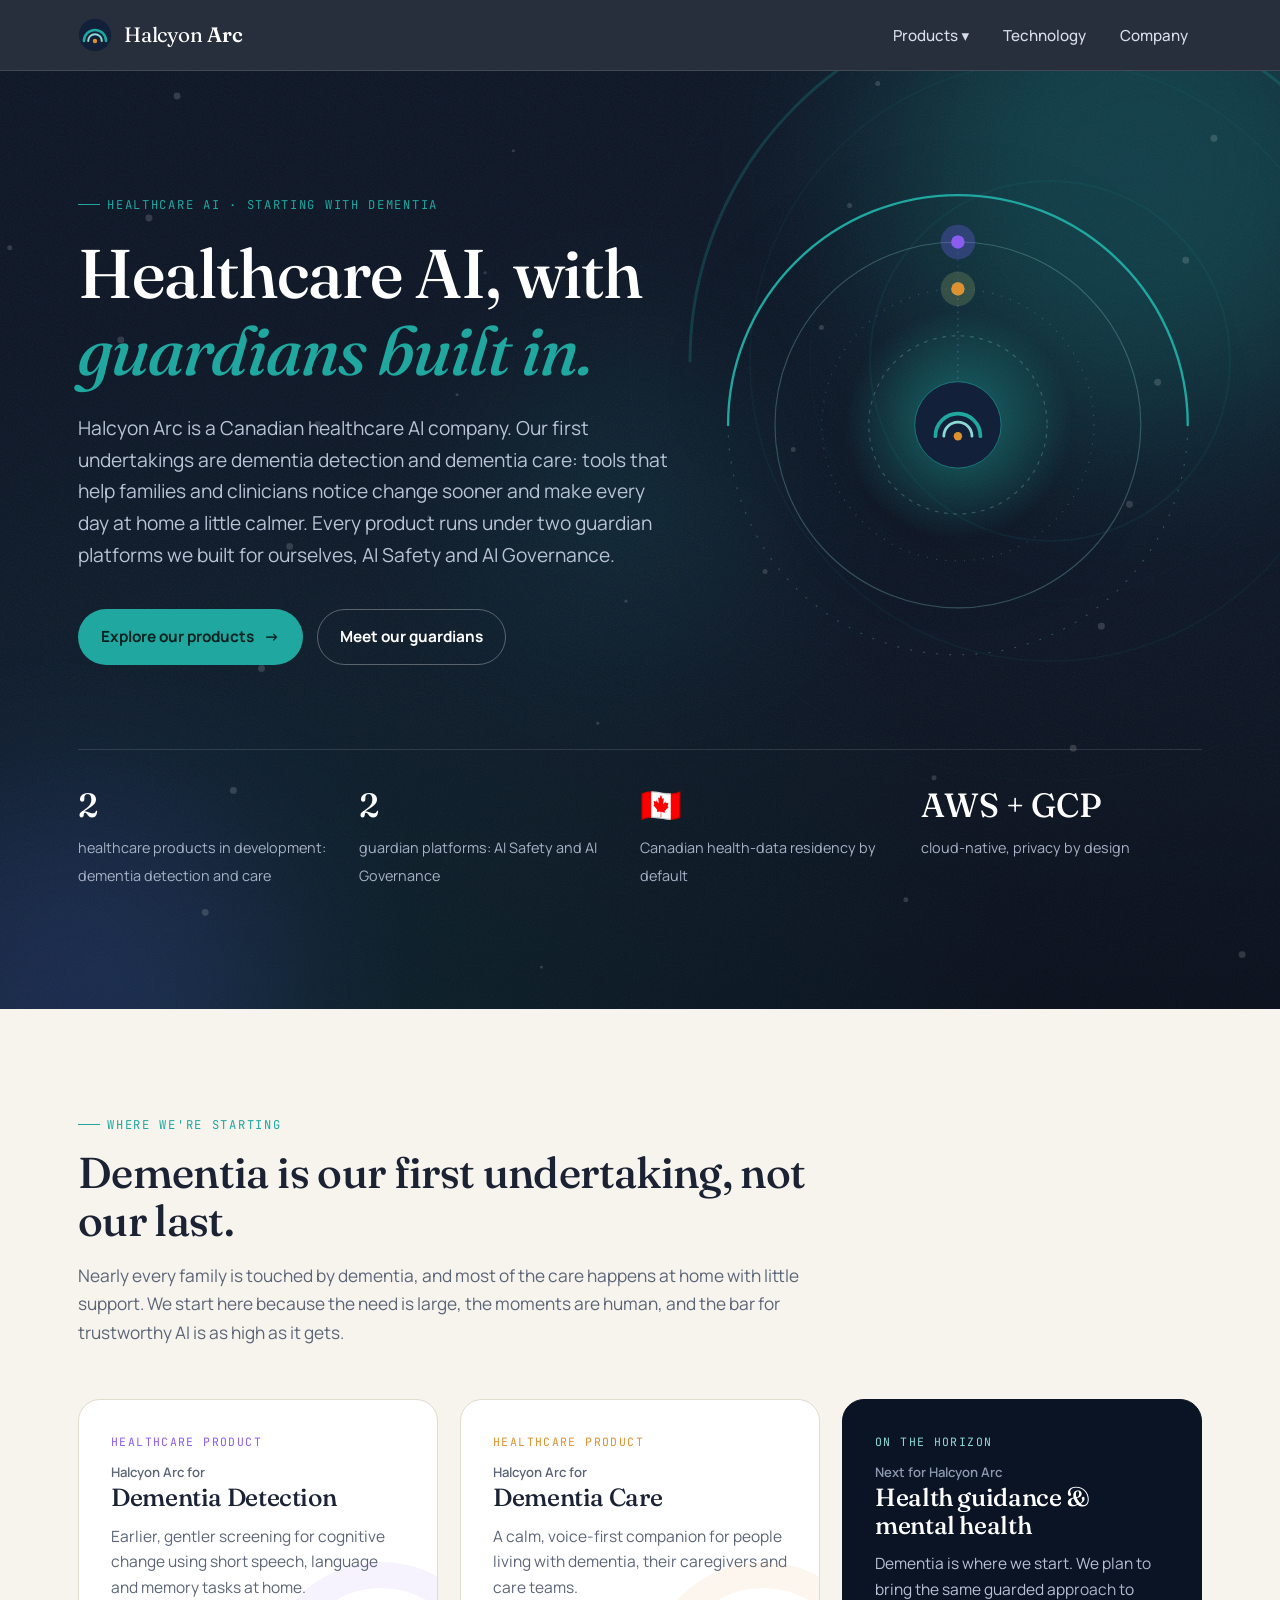
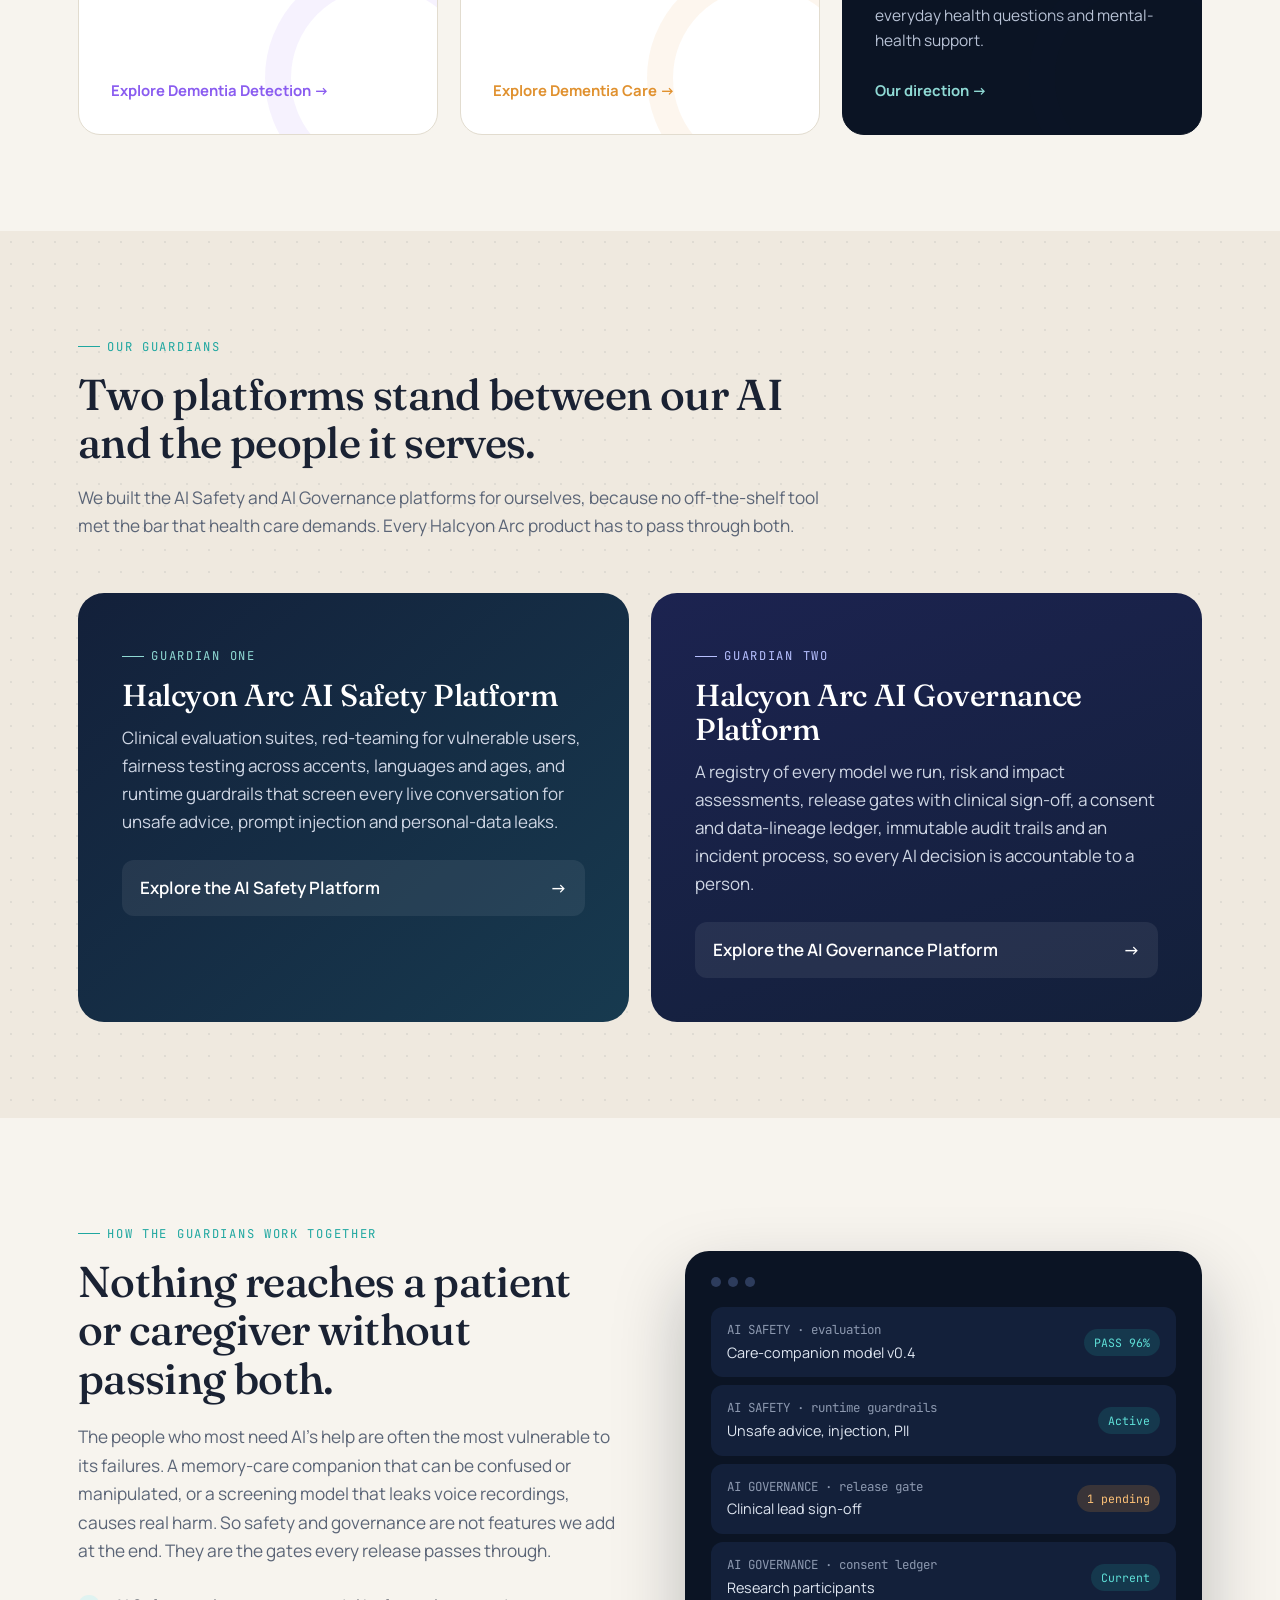
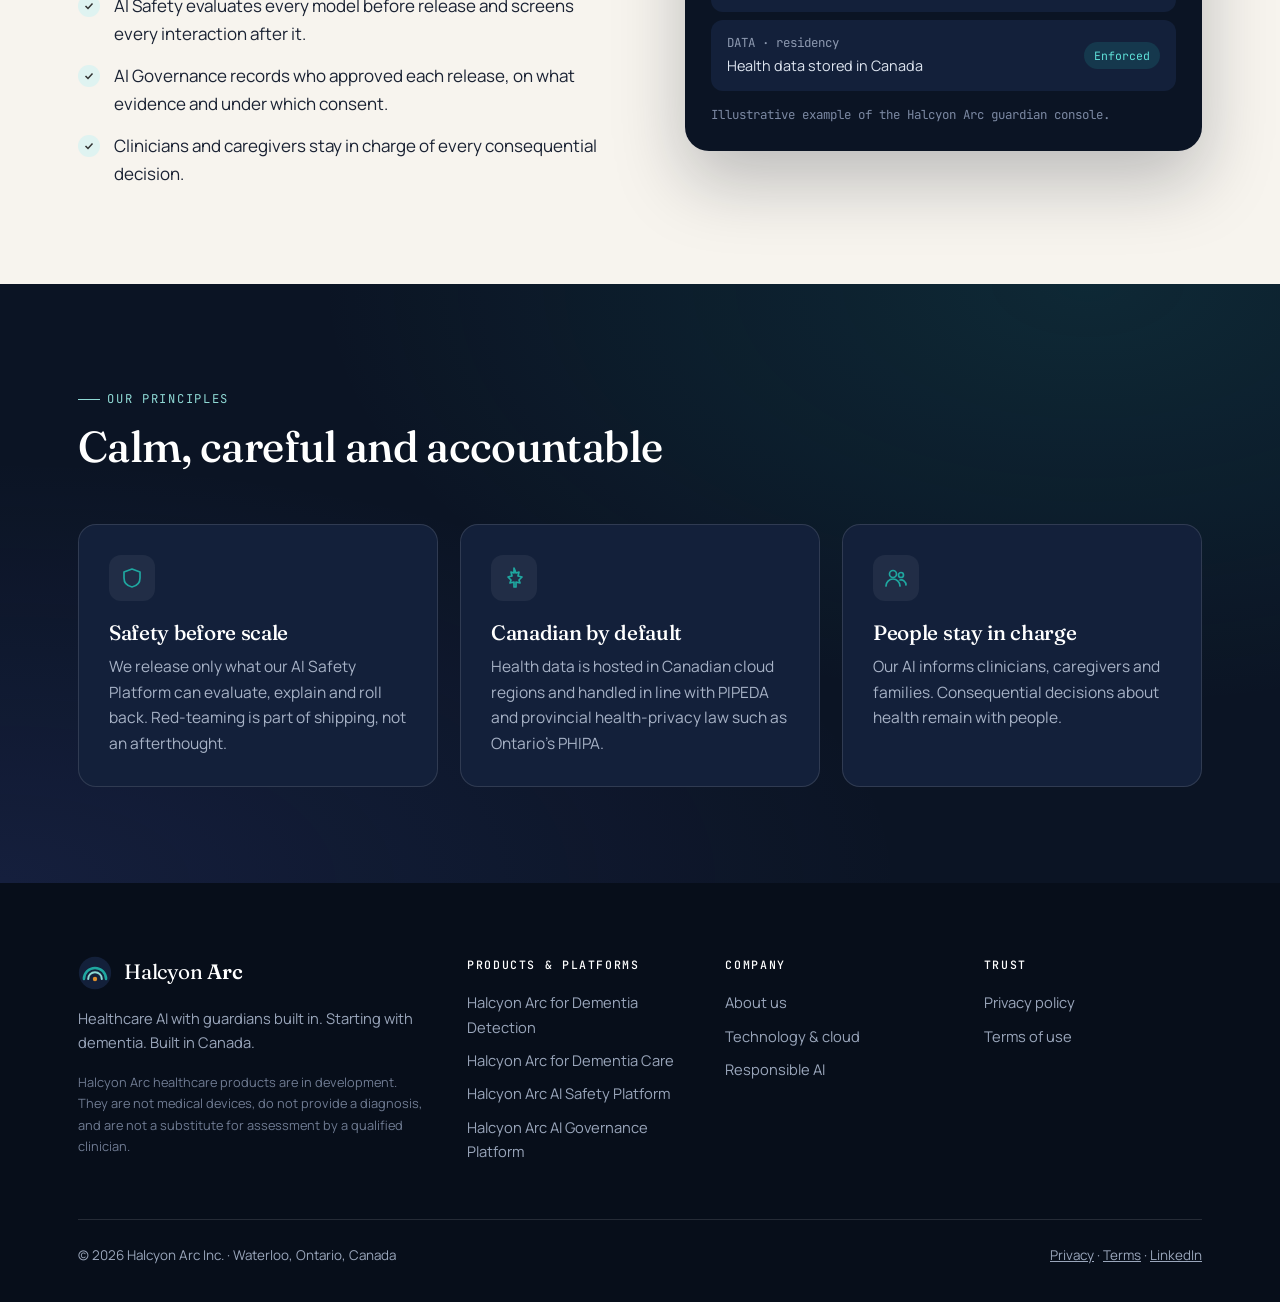
<file: index.html>
<!DOCTYPE html>
<html lang="en-CA"><head>
<meta charset="utf-8"><meta name="viewport" content="width=device-width,initial-scale=1">
<title>Halcyon Arc | Healthcare AI for Dementia Detection & Care, with AI Safety and Governance built in</title>
<meta name="description" content="Halcyon Arc is a Canadian healthcare AI company. Our first products support dementia detection and dementia care, protected by our in-house AI Safety and AI Governance platforms.">
<meta property="og:title" content="Halcyon Arc | Healthcare AI for Dementia Detection &amp; Care, with AI Safety and Governance built in"><meta property="og:description" content="Halcyon Arc is a Canadian healthcare AI company. Our first products support dementia detection and dementia care, protected by our in-house AI Safety and AI Governance platforms."><meta property="og:type" content="website"><meta property="og:url" content="https://halcyonarc.ca/">
<link rel="canonical" href="https://halcyonarc.ca/">
<link rel="icon" href="data:image/svg+xml,<svg viewBox='0 0 40 40' aria-hidden='true'><circle cx='20' cy='20' r='19' fill='%2313203a'/><path d='M7 27a13 13 0 0126 0' fill='none' stroke='%231fa7a0' stroke-width='3' stroke-linecap='round'/><path d='M12 27a8 8 0 0116 0' fill='none' stroke='%238fd9d4' stroke-width='2.4' stroke-linecap='round'/><circle cx='20' cy='27' r='2.6' fill='%23e0912f'/></svg>">
<link rel="preconnect" href="https://fonts.googleapis.com"><link rel="preconnect" href="https://fonts.gstatic.com" crossorigin>
<link href="https://fonts.googleapis.com/css2?family=Fraunces:ital,opsz,wght@0,9..144,400;0,9..144,500;0,9..144,600;1,9..144,400;1,9..144,500&family=JetBrains+Mono:wght@400;500&family=Manrope:wght@400;500;600;700&display=swap" rel="stylesheet">
<link rel="stylesheet" href="assets/site.css">
<script type="application/ld+json">{"@context":"https://schema.org","@type":"Organization","name":"Halcyon Arc Inc.","url":"https://halcyonarc.ca","foundingDate":"2026","address":{"@type":"PostalAddress","addressLocality":"Waterloo","addressRegion":"ON","addressCountry":"CA"}}</script>
</head><body class="">
<header class="site-header"><div class="wrap nav">
<a class="brand" href="index.html"><svg viewBox="0 0 40 40" aria-hidden="true"><circle cx="20" cy="20" r="19" fill="#13203a"/>
<path d="M7 27a13 13 0 0126 0" fill="none" stroke="#1fa7a0" stroke-width="3" stroke-linecap="round"/>
<path d="M12 27a8 8 0 0116 0" fill="none" stroke="#8fd9d4" stroke-width="2.4" stroke-linecap="round"/>
<circle cx="20" cy="27" r="2.6" fill="#e0912f"/></svg><span>Halcyon <b>Arc</b></span></a>
<button class="burger" aria-label="Open menu" aria-expanded="false"><svg width="26" height="26" viewBox="0 0 24 24" fill="none" stroke="currentColor" stroke-width="2"><path d="M4 7h16M4 12h16M4 17h16"/></svg></button>
<ul class="nav-links">
<li class="has-menu"><button aria-expanded="false">Products ▾</button><div class="menu"><div class="group">Healthcare products · first undertakings</div><a href="dementia-detection.html"><i class="dot" style="background:#8a5cf0"></i><div><strong>Halcyon Arc for Dementia Detection</strong><span>Gentle at-home screening for cognitive change.</span></div></a><a href="dementia-care.html"><i class="dot" style="background:#e0912f"></i><div><strong>Halcyon Arc for Dementia Care</strong><span>A calm companion for people, families and care teams.</span></div></a><div class="group">Guardian platforms · built in-house</div><a href="ai-safety.html"><i class="dot" style="background:#1fa7a0"></i><div><strong>Halcyon Arc AI Safety Platform</strong><span>Evaluation, red-teaming and runtime guardrails.</span></div></a><a href="ai-governance.html"><i class="dot" style="background:#5b6cf0"></i><div><strong>Halcyon Arc AI Governance Platform</strong><span>Registry, approvals, consent and audit for every model.</span></div></a></div></li>
<li><a href="platform.html">Technology</a></li>
<li><a href="about.html">Company</a></li>
</ul></div></header>
<main>
<section class="hero home"><div class="backdrop" aria-hidden="true">
<span class="orb o1" style="background:#1fa7a0"></span><span class="orb o2"></span><span class="orb o3" style="background:#1fa7a0"></span>
<svg class="stars" viewBox="0 0 1200 600" preserveAspectRatio="xMidYMid slice"><circle class="twinkle" cx="0" cy="0" r="1.0" fill="#fff" style="animation-delay:0.0s"/><circle class="twinkle" cx="197" cy="113" r="1.6" fill="#fff" style="animation-delay:0.6s"/><circle class="twinkle" cx="394" cy="226" r="2.2" fill="#fff" style="animation-delay:1.2s"/><circle class="twinkle" cx="591" cy="339" r="1.0" fill="#fff" style="animation-delay:1.8s"/><circle class="twinkle" cx="788" cy="452" r="1.6" fill="#fff" style="animation-delay:2.4s"/><circle class="twinkle" cx="985" cy="565" r="2.2" fill="#fff" style="animation-delay:3.0s"/><circle class="twinkle" cx="1182" cy="78" r="1.0" fill="#fff" style="animation-delay:3.6s"/><circle class="twinkle" cx="179" cy="191" r="1.6" fill="#fff" style="animation-delay:4.2s"/><circle class="twinkle" cx="376" cy="304" r="2.2" fill="#fff" style="animation-delay:4.8s"/><circle class="twinkle" cx="573" cy="417" r="1.0" fill="#fff" style="animation-delay:0.0s"/><circle class="twinkle" cx="770" cy="530" r="1.6" fill="#fff" style="animation-delay:0.6s"/><circle class="twinkle" cx="967" cy="43" r="2.2" fill="#fff" style="animation-delay:1.2s"/><circle class="twinkle" cx="1164" cy="156" r="1.0" fill="#fff" style="animation-delay:1.8s"/><circle class="twinkle" cx="161" cy="269" r="1.6" fill="#fff" style="animation-delay:2.4s"/><circle class="twinkle" cx="358" cy="382" r="2.2" fill="#fff" style="animation-delay:3.0s"/><circle class="twinkle" cx="555" cy="495" r="1.0" fill="#fff" style="animation-delay:3.6s"/><circle class="twinkle" cx="752" cy="8" r="1.6" fill="#fff" style="animation-delay:4.2s"/><circle class="twinkle" cx="949" cy="121" r="2.2" fill="#fff" style="animation-delay:4.8s"/><circle class="twinkle" cx="1146" cy="234" r="1.0" fill="#fff" style="animation-delay:0.0s"/><circle class="twinkle" cx="143" cy="347" r="1.6" fill="#fff" style="animation-delay:0.6s"/><circle class="twinkle" cx="340" cy="460" r="2.2" fill="#fff" style="animation-delay:1.2s"/><circle class="twinkle" cx="537" cy="573" r="1.0" fill="#fff" style="animation-delay:1.8s"/><circle class="twinkle" cx="734" cy="86" r="1.6" fill="#fff" style="animation-delay:2.4s"/><circle class="twinkle" cx="931" cy="199" r="2.2" fill="#fff" style="animation-delay:3.0s"/><circle class="twinkle" cx="1128" cy="312" r="1.0" fill="#fff" style="animation-delay:3.6s"/><circle class="twinkle" cx="125" cy="425" r="1.6" fill="#fff" style="animation-delay:4.2s"/><circle class="twinkle" cx="322" cy="538" r="2.2" fill="#fff" style="animation-delay:4.8s"/><circle class="twinkle" cx="519" cy="51" r="1.0" fill="#fff" style="animation-delay:0.0s"/><circle class="twinkle" cx="716" cy="164" r="1.6" fill="#fff" style="animation-delay:0.6s"/><circle class="twinkle" cx="913" cy="277" r="2.2" fill="#fff" style="animation-delay:1.2s"/><circle class="twinkle" cx="1110" cy="390" r="1.0" fill="#fff" style="animation-delay:1.8s"/><circle class="twinkle" cx="107" cy="503" r="1.6" fill="#fff" style="animation-delay:2.4s"/><circle class="twinkle" cx="304" cy="16" r="2.2" fill="#fff" style="animation-delay:3.0s"/><circle class="twinkle" cx="501" cy="129" r="1.0" fill="#fff" style="animation-delay:3.6s"/><circle class="twinkle" cx="698" cy="242" r="1.6" fill="#fff" style="animation-delay:4.2s"/><circle class="twinkle" cx="895" cy="355" r="2.2" fill="#fff" style="animation-delay:4.8s"/><circle class="twinkle" cx="1092" cy="468" r="1.0" fill="#fff" style="animation-delay:0.0s"/><circle class="twinkle" cx="89" cy="581" r="1.6" fill="#fff" style="animation-delay:0.6s"/><circle class="twinkle" cx="286" cy="94" r="2.2" fill="#fff" style="animation-delay:1.2s"/><circle class="twinkle" cx="483" cy="207" r="1.0" fill="#fff" style="animation-delay:1.8s"/><circle class="twinkle" cx="680" cy="320" r="1.6" fill="#fff" style="animation-delay:2.4s"/><circle class="twinkle" cx="877" cy="433" r="2.2" fill="#fff" style="animation-delay:3.0s"/><circle class="twinkle" cx="1074" cy="546" r="1.0" fill="#fff" style="animation-delay:3.6s"/><circle class="twinkle" cx="71" cy="59" r="1.6" fill="#fff" style="animation-delay:4.2s"/><circle class="twinkle" cx="268" cy="172" r="2.2" fill="#fff" style="animation-delay:4.8s"/><circle class="twinkle" cx="465" cy="285" r="1.0" fill="#fff" style="animation-delay:0.0s"/></svg>
</div><svg class="arcs" viewBox="0 0 900 900" aria-hidden="true"><g class="rot" style="--o:450px 450px;animation:spin 160s linear infinite"><circle cx="450" cy="450" r="420" fill="none" stroke="#1fa7a0" stroke-opacity="0.1" stroke-width="1" stroke-dasharray="0"/><circle cx="450" cy="450" r="360" fill="none" stroke="#1fa7a0" stroke-opacity="0.16" stroke-width="1" stroke-dasharray="2 10"/><circle cx="450" cy="450" r="300" fill="none" stroke="#1fa7a0" stroke-opacity="0.22" stroke-width="1.5" stroke-dasharray="0"/><circle cx="450" cy="450" r="240" fill="none" stroke="#1fa7a0" stroke-opacity="0.12" stroke-width="1" stroke-dasharray="0"/><circle cx="450" cy="450" r="180" fill="none" stroke="#1fa7a0" stroke-opacity="0.28" stroke-width="2" stroke-dasharray="0"/><circle cx="450" cy="450" r="120" fill="none" stroke="#1fa7a0" stroke-opacity="0.14" stroke-width="1" stroke-dasharray="3 8"/></g>
<path d="M90 450a360 360 0 01720 0" fill="none" stroke="#1fa7a0" stroke-width="3" stroke-linecap="round" stroke-opacity=".75"/>
<circle cx="810" cy="450" r="7" fill="#e0912f"/></svg><div class="wrap"><div class="hero-grid"><div>
<span class="eyebrow">Healthcare AI · Starting with dementia</span>
<h1 style="margin-top:20px">Healthcare AI, with <em>guardians built in.</em></h1>
<p class="lede">Halcyon Arc is a Canadian healthcare AI company. Our first undertakings are dementia detection and dementia care: tools that help families and clinicians notice change sooner and make every day at home a little calmer. Every product runs under two guardian platforms we built for ourselves, AI Safety and AI Governance.</p>
<div class="hero-actions"><a class="btn btn-primary arrow" href="#products">Explore our products</a><a class="btn btn-ghost" href="#guardians">Meet our guardians</a></div>
</div><div class="art-wrap"><svg class="constellation" viewBox="0 0 520 520" role="img" aria-label="Two healthcare products and two guardian platforms orbiting the Halcyon Arc core">
<defs><radialGradient id="core" cx="50%" cy="50%" r="50%"><stop offset="0" stop-color="#1fa7a0" stop-opacity=".55"/><stop offset="1" stop-color="#1fa7a0" stop-opacity="0"/></radialGradient></defs>
<circle cx="260" cy="260" r="120" fill="url(#core)"><animate attributeName="r" values="105;130;105" dur="6s" repeatCount="indefinite"/></circle>
<circle class="rot" style="animation:spin 60s linear infinite" cx="260" cy="260" r="95" fill="none" stroke="#8fd9d4" stroke-opacity=".28" stroke-width="1.2" stroke-dasharray="4 6"/><circle class="rot" style="animation:spinr 90s linear infinite" cx="260" cy="260" r="145" fill="none" stroke="#8fd9d4" stroke-opacity=".28" stroke-width="1.2" stroke-dasharray="1 9"/><circle class="rot" style="animation: linear infinite" cx="260" cy="260" r="195" fill="none" stroke="#8fd9d4" stroke-opacity=".28" stroke-width="1.2" stroke-dasharray="0"/><circle class="rot" style="animation:spin 140s linear infinite" cx="260" cy="260" r="245" fill="none" stroke="#8fd9d4" stroke-opacity=".28" stroke-width="1.2" stroke-dasharray="2 12"/>
<path class="arcdraw" d="M15 260a245 245 0 01490 0" fill="none" stroke="#1fa7a0" stroke-width="2.5" stroke-linecap="round"/>
<g class="rot" style="animation:spin 26s linear infinite;animation-delay:-0.0s">
<line x1="260" y1="260" x2="260" y2="115" stroke="#1fa7a0" stroke-opacity=".18" stroke-dasharray="2 5"/>
<circle cx="260" cy="115" r="16" fill="#1fa7a0" fill-opacity=".16"><animate attributeName="r" values="12;20;12" dur="3.2s" repeatCount="indefinite"/></circle>
<circle cx="260" cy="115" r="7" fill="#1fa7a0"/></g><g class="rot" style="animation:spin 38s linear infinite;animation-delay:-7.4s">
<line x1="260" y1="260" x2="260" y2="65" stroke="#5b6cf0" stroke-opacity=".18" stroke-dasharray="2 5"/>
<circle cx="260" cy="65" r="16" fill="#5b6cf0" fill-opacity=".16"><animate attributeName="r" values="12;20;12" dur="3.2s" repeatCount="indefinite"/></circle>
<circle cx="260" cy="65" r="7" fill="#5b6cf0"/></g><g class="rot" style="animation:spin 38s linear infinite;animation-delay:-26.4s">
<line x1="260" y1="260" x2="260" y2="65" stroke="#8a5cf0" stroke-opacity=".18" stroke-dasharray="2 5"/>
<circle cx="260" cy="65" r="16" fill="#8a5cf0" fill-opacity=".16"><animate attributeName="r" values="12;20;12" dur="3.2s" repeatCount="indefinite"/></circle>
<circle cx="260" cy="65" r="7" fill="#8a5cf0"/></g><g class="rot" style="animation:spin 26s linear infinite;animation-delay:-13.0s">
<line x1="260" y1="260" x2="260" y2="115" stroke="#e0912f" stroke-opacity=".18" stroke-dasharray="2 5"/>
<circle cx="260" cy="115" r="16" fill="#e0912f" fill-opacity=".16"><animate attributeName="r" values="12;20;12" dur="3.2s" repeatCount="indefinite"/></circle>
<circle cx="260" cy="115" r="7" fill="#e0912f"/></g>
<circle cx="260" cy="260" r="46" fill="#13203a" stroke="#1fa7a0" stroke-opacity=".6"/>
<path d="M236 272a24 24 0 0148 0" fill="none" stroke="#1fa7a0" stroke-width="4" stroke-linecap="round"/>
<path d="M245 272a15 15 0 0130 0" fill="none" stroke="#8fd9d4" stroke-width="3" stroke-linecap="round"/>
<circle cx="260" cy="272" r="4.5" fill="#e0912f"/>
</svg></div></div>
<div class="stats" style="margin-top:80px">
<div class="stat"><b>2</b><span>healthcare products in development: dementia detection and care</span></div>
<div class="stat"><b>2</b><span>guardian platforms: AI Safety and AI Governance</span></div>
<div class="stat"><b>🇨🇦</b><span>Canadian health-data residency by default</span></div>
<div class="stat"><b>AWS + GCP</b><span>cloud-native, privacy by design</span></div>
</div></div></section>

<section id="products"><div class="wrap">
<div class="section-head"><span class="eyebrow">Where we're starting</span><h2>Dementia is our first undertaking, not our last.</h2>
<p>Nearly every family is touched by dementia, and most of the care happens at home with little support. We start here because the need is large, the moments are human, and the bar for trustworthy AI is as high as it gets.</p></div>
<div class="grid g3"><a class="pcard reveal" style="--c:#8a5cf0" href="dementia-detection.html"><span class="tag">Healthcare product</span><h3><small>Halcyon Arc for</small>Dementia Detection</h3><p>Earlier, gentler screening for cognitive change using short speech, language and memory tasks at home.</p><span class="more arrow">Explore Dementia Detection </span></a><a class="pcard reveal" style="--c:#e0912f" href="dementia-care.html"><span class="tag">Healthcare product</span><h3><small>Halcyon Arc for</small>Dementia Care</h3><p>A calm, voice-first companion for people living with dementia, their caregivers and care teams.</p><span class="more arrow">Explore Dementia Care </span></a><div class="pcard reveal" style="--c:#13203a;background:var(--ink);color:#fff;border-color:var(--ink)"><span class="tag" style="color:#8fd9d4">On the horizon</span><h3 style="color:#fff"><small style="color:#8d99b0">Next for Halcyon Arc</small>Health guidance &amp; mental health</h3><p style="color:#b9c3d6">Dementia is where we start. We plan to bring the same guarded approach to everyday health questions and mental-health support.</p><a href="about.html" class="more arrow" style="color:#8fd9d4;text-decoration:none">Our direction </a></div></div>
</div></section>

<section class="tint" id="guardians"><div class="wrap">
<div class="section-head"><span class="eyebrow">Our guardians</span><h2>Two platforms stand between our AI and the people it serves.</h2>
<p>We built the AI Safety and AI Governance platforms for ourselves, because no off-the-shelf tool met the bar that health care demands. Every Halcyon Arc product has to pass through both.</p></div>
<div class="pillars">
<div class="pillar trust reveal"><span class="eyebrow" style="color:#8fd9d4">Guardian one</span><h3>Halcyon Arc AI Safety Platform</h3>
<p>Clinical evaluation suites, red-teaming for vulnerable users, fairness testing across accents, languages and ages, and runtime guardrails that screen every live conversation for unsafe advice, prompt injection and personal-data leaks.</p>
<ul><li><a href="ai-safety.html">Explore the AI Safety Platform <span>→</span></a></li></ul></div>
<div class="pillar trust reveal" style="background:linear-gradient(160deg,#1c2350,#13203a)"><span class="eyebrow" style="color:#b7c0ff">Guardian two</span><h3>Halcyon Arc AI Governance Platform</h3>
<p>A registry of every model we run, risk and impact assessments, release gates with clinical sign-off, a consent and data-lineage ledger, immutable audit trails and an incident process, so every AI decision is accountable to a person.</p>
<ul><li><a href="ai-governance.html">Explore the AI Governance Platform <span>→</span></a></li></ul></div>
</div></div></section>

<section><div class="wrap split">
<div class="reveal"><span class="eyebrow">How the guardians work together</span><h2 style="margin-top:14px">Nothing reaches a patient or caregiver without passing both.</h2>
<p class="lede" style="margin-top:20px;font-size:1.08rem">The people who most need AI's help are often the most vulnerable to its failures. A memory-care companion that can be confused or manipulated, or a screening model that leaks voice recordings, causes real harm. So safety and governance are not features we add at the end. They are the gates every release passes through.</p>
<ul class="checks"><li>AI Safety evaluates every model before release and screens every interaction after it.</li><li>AI Governance records who approved each release, on what evidence and under which consent.</li><li>Clinicians and caregivers stay in charge of every consequential decision.</li></ul></div>
<div class="panel reveal" aria-label="Illustrative guardian console"><div class="bar"><i></i><i></i><i></i></div>
<div class="row"><div><div class="k">AI SAFETY · evaluation</div>Care-companion model v0.4</div><span class="pill ok">PASS 96%</span></div>
<div class="row"><div><div class="k">AI SAFETY · runtime guardrails</div>Unsafe advice, injection, PII</div><span class="pill ok">Active</span></div>
<div class="row"><div><div class="k">AI GOVERNANCE · release gate</div>Clinical lead sign-off</div><span class="pill warn">1 pending</span></div>
<div class="row"><div><div class="k">AI GOVERNANCE · consent ledger</div>Research participants</div><span class="pill ok">Current</span></div>
<div class="row"><div><div class="k">DATA · residency</div>Health data stored in Canada</div><span class="pill ok">Enforced</span></div>
<div class="note">Illustrative example of the Halcyon Arc guardian console.</div></div>
</div></section>

<section class="dark"><div class="wrap">
<div class="section-head"><span class="eyebrow" style="color:#8fd9d4">Our principles</span><h2>Calm, careful and accountable</h2></div>
<div class="grid g3"><div class="card reveal"><div class="icon"><svg viewBox="0 0 24 24" fill="none" stroke="currentColor" stroke-width="1.7" stroke-linecap="round" stroke-linejoin="round"><path d="M12 3l8 3v6c0 5-3.5 8-8 9-4.5-1-8-4-8-9V6z"/></svg></div><h3>Safety before scale</h3><p>We release only what our AI Safety Platform can evaluate, explain and roll back. Red-teaming is part of shipping, not an afterthought.</p></div><div class="card reveal"><div class="icon"><svg viewBox="0 0 24 24" fill="none" stroke="currentColor" stroke-width="1.7" stroke-linecap="round" stroke-linejoin="round"><path d="M12 2l2 5 3-1-1 4 4 1-3 3 1 3-4-1v5h-2v-5l-4 1 1-3-3-3 4-1-1-4 3 1z"/></svg></div><h3>Canadian by default</h3><p>Health data is hosted in Canadian cloud regions and handled in line with PIPEDA and provincial health-privacy law such as Ontario's PHIPA.</p></div><div class="card reveal"><div class="icon"><svg viewBox="0 0 24 24" fill="none" stroke="currentColor" stroke-width="1.7" stroke-linecap="round" stroke-linejoin="round"><circle cx="9" cy="8" r="3.5"/><path d="M2 20a7 7 0 0114 0"/><circle cx="17" cy="9" r="2.5"/><path d="M16 14a5 5 0 016 5"/></svg></div><h3>People stay in charge</h3><p>Our AI informs clinicians, caregivers and families. Consequential decisions about health remain with people.</p></div></div>
</div></section>
</main>
<footer class="site-footer"><div class="wrap">
<div class="foot">
<div><a class="brand" href="index.html"><svg viewBox="0 0 40 40" aria-hidden="true"><circle cx="20" cy="20" r="19" fill="#13203a"/>
<path d="M7 27a13 13 0 0126 0" fill="none" stroke="#1fa7a0" stroke-width="3" stroke-linecap="round"/>
<path d="M12 27a8 8 0 0116 0" fill="none" stroke="#8fd9d4" stroke-width="2.4" stroke-linecap="round"/>
<circle cx="20" cy="27" r="2.6" fill="#e0912f"/></svg><span>Halcyon <b>Arc</b></span></a>
<p>Healthcare AI with guardians built in. Starting with dementia. Built in Canada.</p>
<p class="disclaimer">Halcyon Arc healthcare products are in development. They are not medical devices, do not provide a diagnosis, and are not a substitute for assessment by a qualified clinician.</p></div>
<div><h4>Products &amp; platforms</h4><ul><li><a href="dementia-detection.html">Halcyon Arc for Dementia Detection</a></li><li><a href="dementia-care.html">Halcyon Arc for Dementia Care</a></li><li><a href="ai-safety.html">Halcyon Arc AI Safety Platform</a></li><li><a href="ai-governance.html">Halcyon Arc AI Governance Platform</a></li></ul></div>
<div><h4>Company</h4><ul><li><a href="about.html">About us</a></li><li><a href="platform.html">Technology &amp; cloud</a></li><li><a href="about.html#responsible-ai">Responsible AI</a></li></ul></div>
<div><h4>Trust</h4><ul><li><a href="privacy.html">Privacy policy</a></li><li><a href="terms.html">Terms of use</a></li></ul></div>
</div>
<div class="foot-bottom"><span>© <span id="year">2026</span> Halcyon Arc Inc. · Waterloo, Ontario, Canada</span><span><a href="privacy.html">Privacy</a> · <a href="terms.html">Terms</a> · <a href="https://www.linkedin.com/company/halcyon-arc">LinkedIn</a></span></div>
</div></footer>
<script src="assets/site.js"></script>
</body></html>
</file>
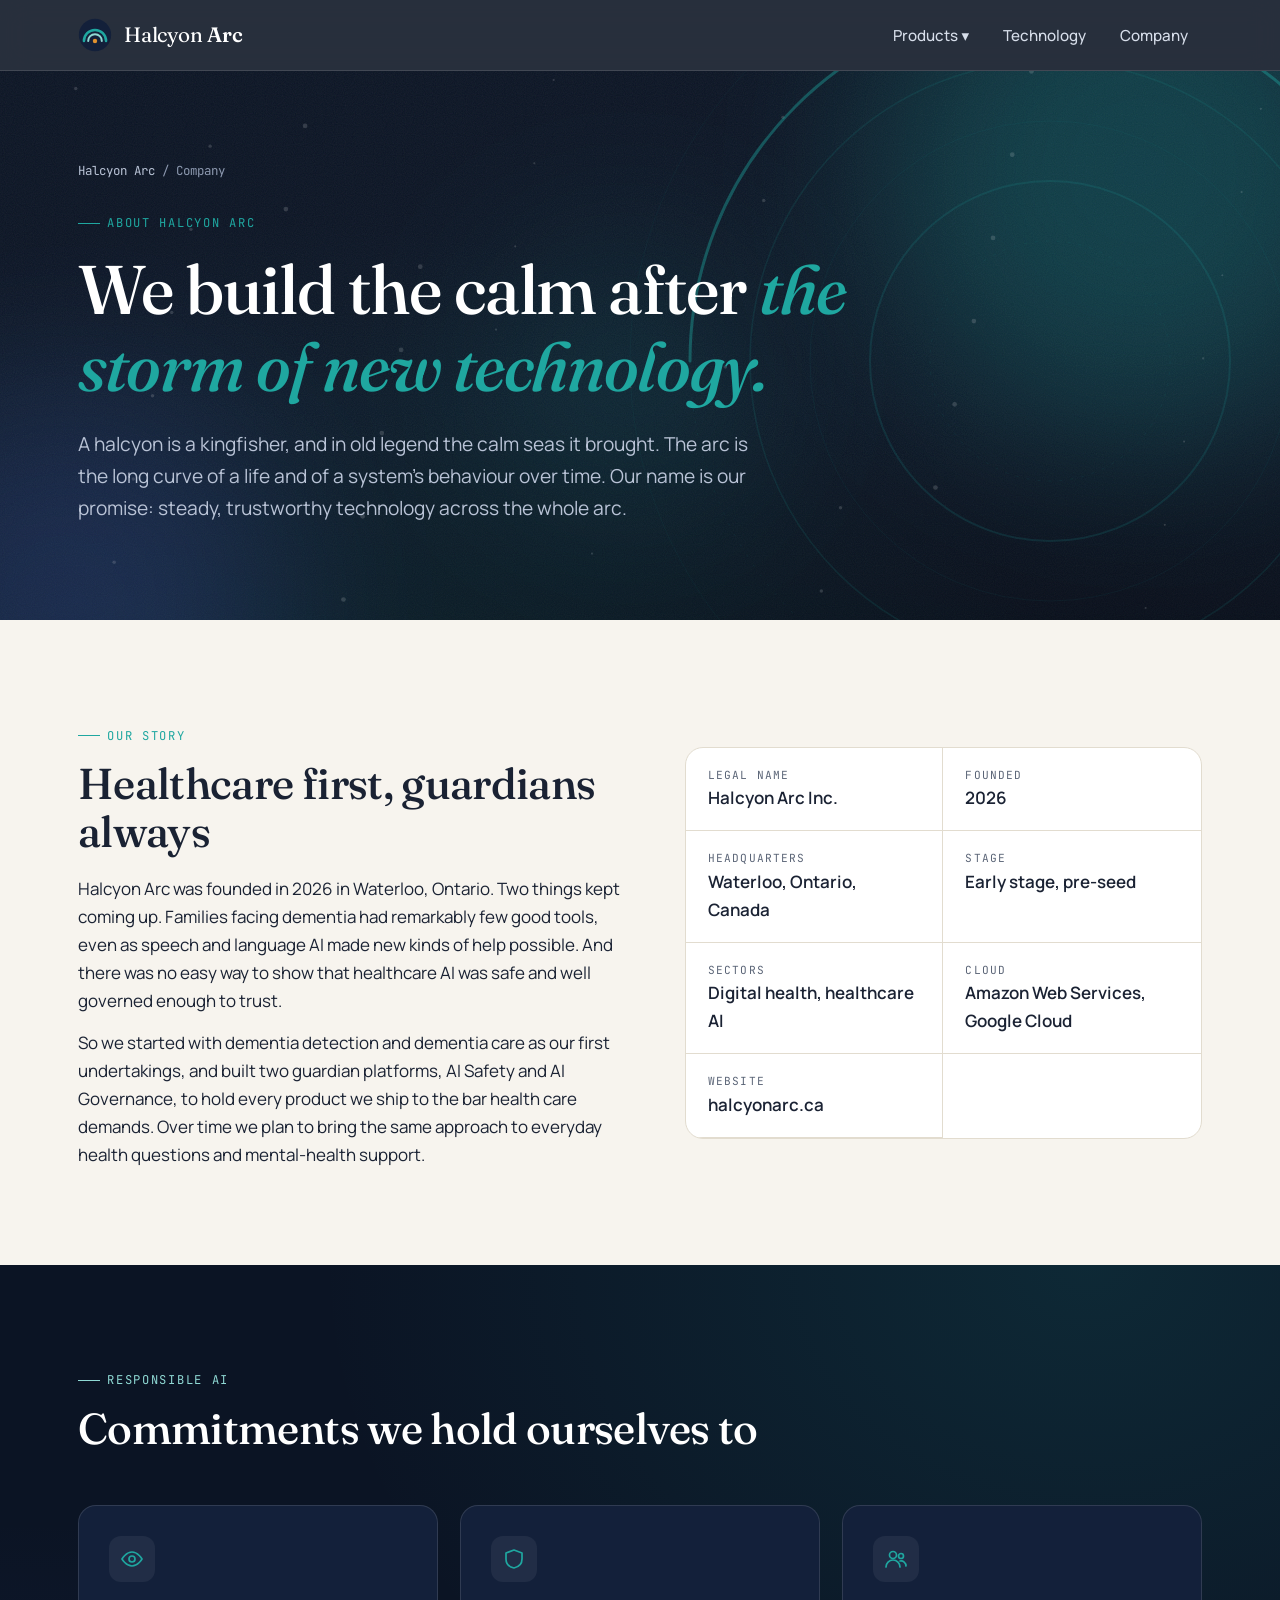
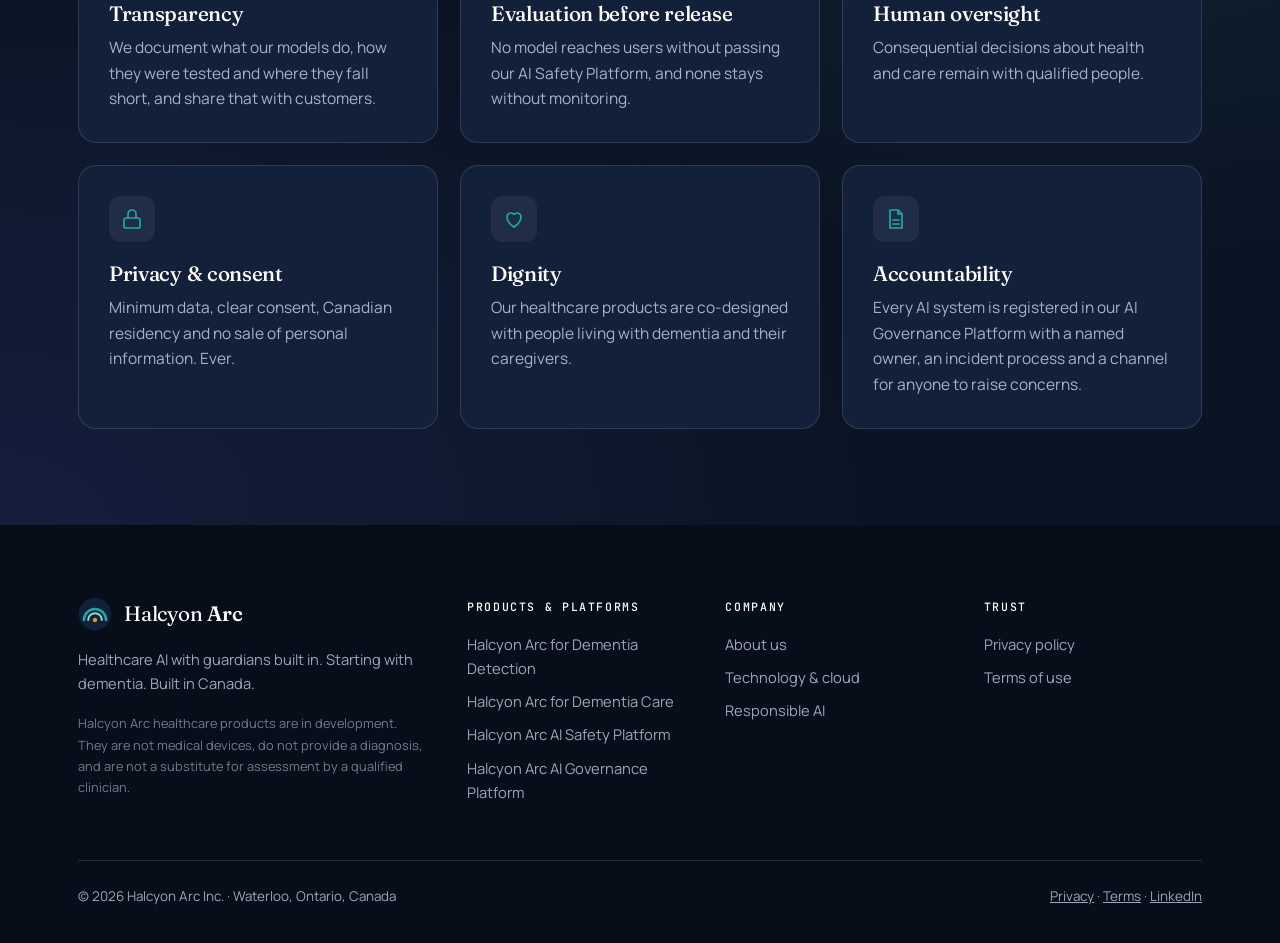
<file: about.html>
<!DOCTYPE html>
<html lang="en-CA"><head>
<meta charset="utf-8"><meta name="viewport" content="width=device-width,initial-scale=1">
<title>About Halcyon Arc | Company & Responsible AI</title>
<meta name="description" content="Halcyon Arc is a Waterloo, Canada healthcare AI company starting with dementia detection and care, with in-house AI Safety and AI Governance platforms.">
<meta property="og:title" content="About Halcyon Arc | Company &amp; Responsible AI"><meta property="og:description" content="Halcyon Arc is a Waterloo, Canada healthcare AI company starting with dementia detection and care, with in-house AI Safety and AI Governance platforms."><meta property="og:type" content="website"><meta property="og:url" content="https://halcyonarc.ca/about.html">
<link rel="canonical" href="https://halcyonarc.ca/about.html">
<link rel="icon" href="data:image/svg+xml,<svg viewBox='0 0 40 40' aria-hidden='true'><circle cx='20' cy='20' r='19' fill='%2313203a'/><path d='M7 27a13 13 0 0126 0' fill='none' stroke='%231fa7a0' stroke-width='3' stroke-linecap='round'/><path d='M12 27a8 8 0 0116 0' fill='none' stroke='%238fd9d4' stroke-width='2.4' stroke-linecap='round'/><circle cx='20' cy='27' r='2.6' fill='%23e0912f'/></svg>">
<link rel="preconnect" href="https://fonts.googleapis.com"><link rel="preconnect" href="https://fonts.gstatic.com" crossorigin>
<link href="https://fonts.googleapis.com/css2?family=Fraunces:ital,opsz,wght@0,9..144,400;0,9..144,500;0,9..144,600;1,9..144,400;1,9..144,500&family=JetBrains+Mono:wght@400;500&family=Manrope:wght@400;500;600;700&display=swap" rel="stylesheet">
<link rel="stylesheet" href="assets/site.css">
<script type="application/ld+json">{"@context":"https://schema.org","@type":"Organization","name":"Halcyon Arc Inc.","url":"https://halcyonarc.ca","foundingDate":"2026","address":{"@type":"PostalAddress","addressLocality":"Waterloo","addressRegion":"ON","addressCountry":"CA"}}</script>
</head><body class="">
<header class="site-header"><div class="wrap nav">
<a class="brand" href="index.html"><svg viewBox="0 0 40 40" aria-hidden="true"><circle cx="20" cy="20" r="19" fill="#13203a"/>
<path d="M7 27a13 13 0 0126 0" fill="none" stroke="#1fa7a0" stroke-width="3" stroke-linecap="round"/>
<path d="M12 27a8 8 0 0116 0" fill="none" stroke="#8fd9d4" stroke-width="2.4" stroke-linecap="round"/>
<circle cx="20" cy="27" r="2.6" fill="#e0912f"/></svg><span>Halcyon <b>Arc</b></span></a>
<button class="burger" aria-label="Open menu" aria-expanded="false"><svg width="26" height="26" viewBox="0 0 24 24" fill="none" stroke="currentColor" stroke-width="2"><path d="M4 7h16M4 12h16M4 17h16"/></svg></button>
<ul class="nav-links">
<li class="has-menu"><button aria-expanded="false">Products ▾</button><div class="menu"><div class="group">Healthcare products · first undertakings</div><a href="dementia-detection.html"><i class="dot" style="background:#8a5cf0"></i><div><strong>Halcyon Arc for Dementia Detection</strong><span>Gentle at-home screening for cognitive change.</span></div></a><a href="dementia-care.html"><i class="dot" style="background:#e0912f"></i><div><strong>Halcyon Arc for Dementia Care</strong><span>A calm companion for people, families and care teams.</span></div></a><div class="group">Guardian platforms · built in-house</div><a href="ai-safety.html"><i class="dot" style="background:#1fa7a0"></i><div><strong>Halcyon Arc AI Safety Platform</strong><span>Evaluation, red-teaming and runtime guardrails.</span></div></a><a href="ai-governance.html"><i class="dot" style="background:#5b6cf0"></i><div><strong>Halcyon Arc AI Governance Platform</strong><span>Registry, approvals, consent and audit for every model.</span></div></a></div></li>
<li><a href="platform.html">Technology</a></li>
<li><a href="about.html">Company</a></li>
</ul></div></header>
<main>
<section class="hero sub"><div class="backdrop" aria-hidden="true">
<span class="orb o1" style="background:#1fa7a0"></span><span class="orb o2"></span><span class="orb o3" style="background:#1fa7a0"></span>
<svg class="stars" viewBox="0 0 1200 600" preserveAspectRatio="xMidYMid slice"><circle class="twinkle" cx="0" cy="0" r="1.0" fill="#fff" style="animation-delay:0.0s"/><circle class="twinkle" cx="197" cy="113" r="1.6" fill="#fff" style="animation-delay:0.6s"/><circle class="twinkle" cx="394" cy="226" r="2.2" fill="#fff" style="animation-delay:1.2s"/><circle class="twinkle" cx="591" cy="339" r="1.0" fill="#fff" style="animation-delay:1.8s"/><circle class="twinkle" cx="788" cy="452" r="1.6" fill="#fff" style="animation-delay:2.4s"/><circle class="twinkle" cx="985" cy="565" r="2.2" fill="#fff" style="animation-delay:3.0s"/><circle class="twinkle" cx="1182" cy="78" r="1.0" fill="#fff" style="animation-delay:3.6s"/><circle class="twinkle" cx="179" cy="191" r="1.6" fill="#fff" style="animation-delay:4.2s"/><circle class="twinkle" cx="376" cy="304" r="2.2" fill="#fff" style="animation-delay:4.8s"/><circle class="twinkle" cx="573" cy="417" r="1.0" fill="#fff" style="animation-delay:0.0s"/><circle class="twinkle" cx="770" cy="530" r="1.6" fill="#fff" style="animation-delay:0.6s"/><circle class="twinkle" cx="967" cy="43" r="2.2" fill="#fff" style="animation-delay:1.2s"/><circle class="twinkle" cx="1164" cy="156" r="1.0" fill="#fff" style="animation-delay:1.8s"/><circle class="twinkle" cx="161" cy="269" r="1.6" fill="#fff" style="animation-delay:2.4s"/><circle class="twinkle" cx="358" cy="382" r="2.2" fill="#fff" style="animation-delay:3.0s"/><circle class="twinkle" cx="555" cy="495" r="1.0" fill="#fff" style="animation-delay:3.6s"/><circle class="twinkle" cx="752" cy="8" r="1.6" fill="#fff" style="animation-delay:4.2s"/><circle class="twinkle" cx="949" cy="121" r="2.2" fill="#fff" style="animation-delay:4.8s"/><circle class="twinkle" cx="1146" cy="234" r="1.0" fill="#fff" style="animation-delay:0.0s"/><circle class="twinkle" cx="143" cy="347" r="1.6" fill="#fff" style="animation-delay:0.6s"/><circle class="twinkle" cx="340" cy="460" r="2.2" fill="#fff" style="animation-delay:1.2s"/><circle class="twinkle" cx="537" cy="573" r="1.0" fill="#fff" style="animation-delay:1.8s"/><circle class="twinkle" cx="734" cy="86" r="1.6" fill="#fff" style="animation-delay:2.4s"/><circle class="twinkle" cx="931" cy="199" r="2.2" fill="#fff" style="animation-delay:3.0s"/><circle class="twinkle" cx="1128" cy="312" r="1.0" fill="#fff" style="animation-delay:3.6s"/><circle class="twinkle" cx="125" cy="425" r="1.6" fill="#fff" style="animation-delay:4.2s"/><circle class="twinkle" cx="322" cy="538" r="2.2" fill="#fff" style="animation-delay:4.8s"/><circle class="twinkle" cx="519" cy="51" r="1.0" fill="#fff" style="animation-delay:0.0s"/><circle class="twinkle" cx="716" cy="164" r="1.6" fill="#fff" style="animation-delay:0.6s"/><circle class="twinkle" cx="913" cy="277" r="2.2" fill="#fff" style="animation-delay:1.2s"/><circle class="twinkle" cx="1110" cy="390" r="1.0" fill="#fff" style="animation-delay:1.8s"/><circle class="twinkle" cx="107" cy="503" r="1.6" fill="#fff" style="animation-delay:2.4s"/><circle class="twinkle" cx="304" cy="16" r="2.2" fill="#fff" style="animation-delay:3.0s"/><circle class="twinkle" cx="501" cy="129" r="1.0" fill="#fff" style="animation-delay:3.6s"/><circle class="twinkle" cx="698" cy="242" r="1.6" fill="#fff" style="animation-delay:4.2s"/><circle class="twinkle" cx="895" cy="355" r="2.2" fill="#fff" style="animation-delay:4.8s"/><circle class="twinkle" cx="1092" cy="468" r="1.0" fill="#fff" style="animation-delay:0.0s"/><circle class="twinkle" cx="89" cy="581" r="1.6" fill="#fff" style="animation-delay:0.6s"/><circle class="twinkle" cx="286" cy="94" r="2.2" fill="#fff" style="animation-delay:1.2s"/><circle class="twinkle" cx="483" cy="207" r="1.0" fill="#fff" style="animation-delay:1.8s"/><circle class="twinkle" cx="680" cy="320" r="1.6" fill="#fff" style="animation-delay:2.4s"/><circle class="twinkle" cx="877" cy="433" r="2.2" fill="#fff" style="animation-delay:3.0s"/><circle class="twinkle" cx="1074" cy="546" r="1.0" fill="#fff" style="animation-delay:3.6s"/><circle class="twinkle" cx="71" cy="59" r="1.6" fill="#fff" style="animation-delay:4.2s"/><circle class="twinkle" cx="268" cy="172" r="2.2" fill="#fff" style="animation-delay:4.8s"/><circle class="twinkle" cx="465" cy="285" r="1.0" fill="#fff" style="animation-delay:0.0s"/></svg>
</div><svg class="arcs" viewBox="0 0 900 900" aria-hidden="true"><g class="rot" style="--o:450px 450px;animation:spin 160s linear infinite"><circle cx="450" cy="450" r="420" fill="none" stroke="#1fa7a0" stroke-opacity="0.1" stroke-width="1" stroke-dasharray="0"/><circle cx="450" cy="450" r="360" fill="none" stroke="#1fa7a0" stroke-opacity="0.16" stroke-width="1" stroke-dasharray="2 10"/><circle cx="450" cy="450" r="300" fill="none" stroke="#1fa7a0" stroke-opacity="0.22" stroke-width="1.5" stroke-dasharray="0"/><circle cx="450" cy="450" r="240" fill="none" stroke="#1fa7a0" stroke-opacity="0.12" stroke-width="1" stroke-dasharray="0"/><circle cx="450" cy="450" r="180" fill="none" stroke="#1fa7a0" stroke-opacity="0.28" stroke-width="2" stroke-dasharray="0"/><circle cx="450" cy="450" r="120" fill="none" stroke="#1fa7a0" stroke-opacity="0.14" stroke-width="1" stroke-dasharray="3 8"/></g>
<path d="M90 450a360 360 0 01720 0" fill="none" stroke="#1fa7a0" stroke-width="3" stroke-linecap="round" stroke-opacity=".75"/>
<circle cx="810" cy="450" r="7" fill="#e0912f"/></svg><div class="wrap">
<div class="crumb"><a href="index.html">Halcyon Arc</a> / Company</div>
<span class="eyebrow">About Halcyon Arc</span>
<h1 style="margin-top:18px">We build the calm after <em>the storm of new technology.</em></h1>
<p class="lede">A halcyon is a kingfisher, and in old legend the calm seas it brought. The arc is the long curve of a life and of a system's behaviour over time. Our name is our promise: steady, trustworthy technology across the whole arc.</p>
</div></section>

<section><div class="wrap split">
<div class="reveal"><span class="eyebrow">Our story</span><h2 style="margin-top:14px">Healthcare first, guardians always</h2>
<p style="margin-top:18px">Halcyon Arc was founded in 2026 in Waterloo, Ontario. Two things kept coming up. Families facing dementia had remarkably few good tools, even as speech and language AI made new kinds of help possible. And there was no easy way to show that healthcare AI was safe and well governed enough to trust.</p>
<p style="margin-top:14px">So we started with dementia detection and dementia care as our first undertakings, and built two guardian platforms, AI Safety and AI Governance, to hold every product we ship to the bar health care demands. Over time we plan to bring the same approach to everyday health questions and mental-health support.</p></div>
<ul class="facts reveal">
<li><small>Legal name</small><strong>Halcyon Arc Inc.</strong></li>
<li><small>Founded</small><strong>2026</strong></li>
<li><small>Headquarters</small><strong>Waterloo, Ontario, Canada</strong></li>
<li><small>Stage</small><strong>Early stage, pre-seed</strong></li>
<li><small>Sectors</small><strong>Digital health, healthcare AI</strong></li>
<li><small>Cloud</small><strong>Amazon Web Services, Google Cloud</strong></li>
<li><small>Website</small><strong>halcyonarc.ca</strong></li>
</ul>
</div></section>


<section class="dark" id="responsible-ai"><div class="wrap">
<div class="section-head"><span class="eyebrow" style="color:#8fd9d4">Responsible AI</span><h2>Commitments we hold ourselves to</h2></div>
<div class="grid g3"><div class="card reveal"><div class="icon"><svg viewBox="0 0 24 24" fill="none" stroke="currentColor" stroke-width="1.7" stroke-linecap="round" stroke-linejoin="round"><path d="M2 12s4-7 10-7 10 7 10 7-4 7-10 7S2 12 2 12z"/><circle cx="12" cy="12" r="3"/></svg></div><h3>Transparency</h3><p>We document what our models do, how they were tested and where they fall short, and share that with customers.</p></div><div class="card reveal"><div class="icon"><svg viewBox="0 0 24 24" fill="none" stroke="currentColor" stroke-width="1.7" stroke-linecap="round" stroke-linejoin="round"><path d="M12 3l8 3v6c0 5-3.5 8-8 9-4.5-1-8-4-8-9V6z"/></svg></div><h3>Evaluation before release</h3><p>No model reaches users without passing our AI Safety Platform, and none stays without monitoring.</p></div><div class="card reveal"><div class="icon"><svg viewBox="0 0 24 24" fill="none" stroke="currentColor" stroke-width="1.7" stroke-linecap="round" stroke-linejoin="round"><circle cx="9" cy="8" r="3.5"/><path d="M2 20a7 7 0 0114 0"/><circle cx="17" cy="9" r="2.5"/><path d="M16 14a5 5 0 016 5"/></svg></div><h3>Human oversight</h3><p>Consequential decisions about health and care remain with qualified people.</p></div><div class="card reveal"><div class="icon"><svg viewBox="0 0 24 24" fill="none" stroke="currentColor" stroke-width="1.7" stroke-linecap="round" stroke-linejoin="round"><rect x="4" y="11" width="16" height="10" rx="2"/><path d="M8 11V7a4 4 0 018 0v4"/></svg></div><h3>Privacy & consent</h3><p>Minimum data, clear consent, Canadian residency and no sale of personal information. Ever.</p></div><div class="card reveal"><div class="icon"><svg viewBox="0 0 24 24" fill="none" stroke="currentColor" stroke-width="1.7" stroke-linecap="round" stroke-linejoin="round"><path d="M12 20s-7-4.5-7-10a4 4 0 017-2.6A4 4 0 0119 10c0 5.5-7 10-7 10z"/></svg></div><h3>Dignity</h3><p>Our healthcare products are co-designed with people living with dementia and their caregivers.</p></div><div class="card reveal"><div class="icon"><svg viewBox="0 0 24 24" fill="none" stroke="currentColor" stroke-width="1.7" stroke-linecap="round" stroke-linejoin="round"><path d="M6 3h8l4 4v14H6z"/><path d="M14 3v4h4M9 13h6M9 17h6"/></svg></div><h3>Accountability</h3><p>Every AI system is registered in our AI Governance Platform with a named owner, an incident process and a channel for anyone to raise concerns.</p></div></div>
</div></section>
</main>
<footer class="site-footer"><div class="wrap">
<div class="foot">
<div><a class="brand" href="index.html"><svg viewBox="0 0 40 40" aria-hidden="true"><circle cx="20" cy="20" r="19" fill="#13203a"/>
<path d="M7 27a13 13 0 0126 0" fill="none" stroke="#1fa7a0" stroke-width="3" stroke-linecap="round"/>
<path d="M12 27a8 8 0 0116 0" fill="none" stroke="#8fd9d4" stroke-width="2.4" stroke-linecap="round"/>
<circle cx="20" cy="27" r="2.6" fill="#e0912f"/></svg><span>Halcyon <b>Arc</b></span></a>
<p>Healthcare AI with guardians built in. Starting with dementia. Built in Canada.</p>
<p class="disclaimer">Halcyon Arc healthcare products are in development. They are not medical devices, do not provide a diagnosis, and are not a substitute for assessment by a qualified clinician.</p></div>
<div><h4>Products &amp; platforms</h4><ul><li><a href="dementia-detection.html">Halcyon Arc for Dementia Detection</a></li><li><a href="dementia-care.html">Halcyon Arc for Dementia Care</a></li><li><a href="ai-safety.html">Halcyon Arc AI Safety Platform</a></li><li><a href="ai-governance.html">Halcyon Arc AI Governance Platform</a></li></ul></div>
<div><h4>Company</h4><ul><li><a href="about.html">About us</a></li><li><a href="platform.html">Technology &amp; cloud</a></li><li><a href="about.html#responsible-ai">Responsible AI</a></li></ul></div>
<div><h4>Trust</h4><ul><li><a href="privacy.html">Privacy policy</a></li><li><a href="terms.html">Terms of use</a></li></ul></div>
</div>
<div class="foot-bottom"><span>© <span id="year">2026</span> Halcyon Arc Inc. · Waterloo, Ontario, Canada</span><span><a href="privacy.html">Privacy</a> · <a href="terms.html">Terms</a> · <a href="https://www.linkedin.com/company/halcyon-arc">LinkedIn</a></span></div>
</div></footer>
<script src="assets/site.js"></script>
</body></html>
</file>
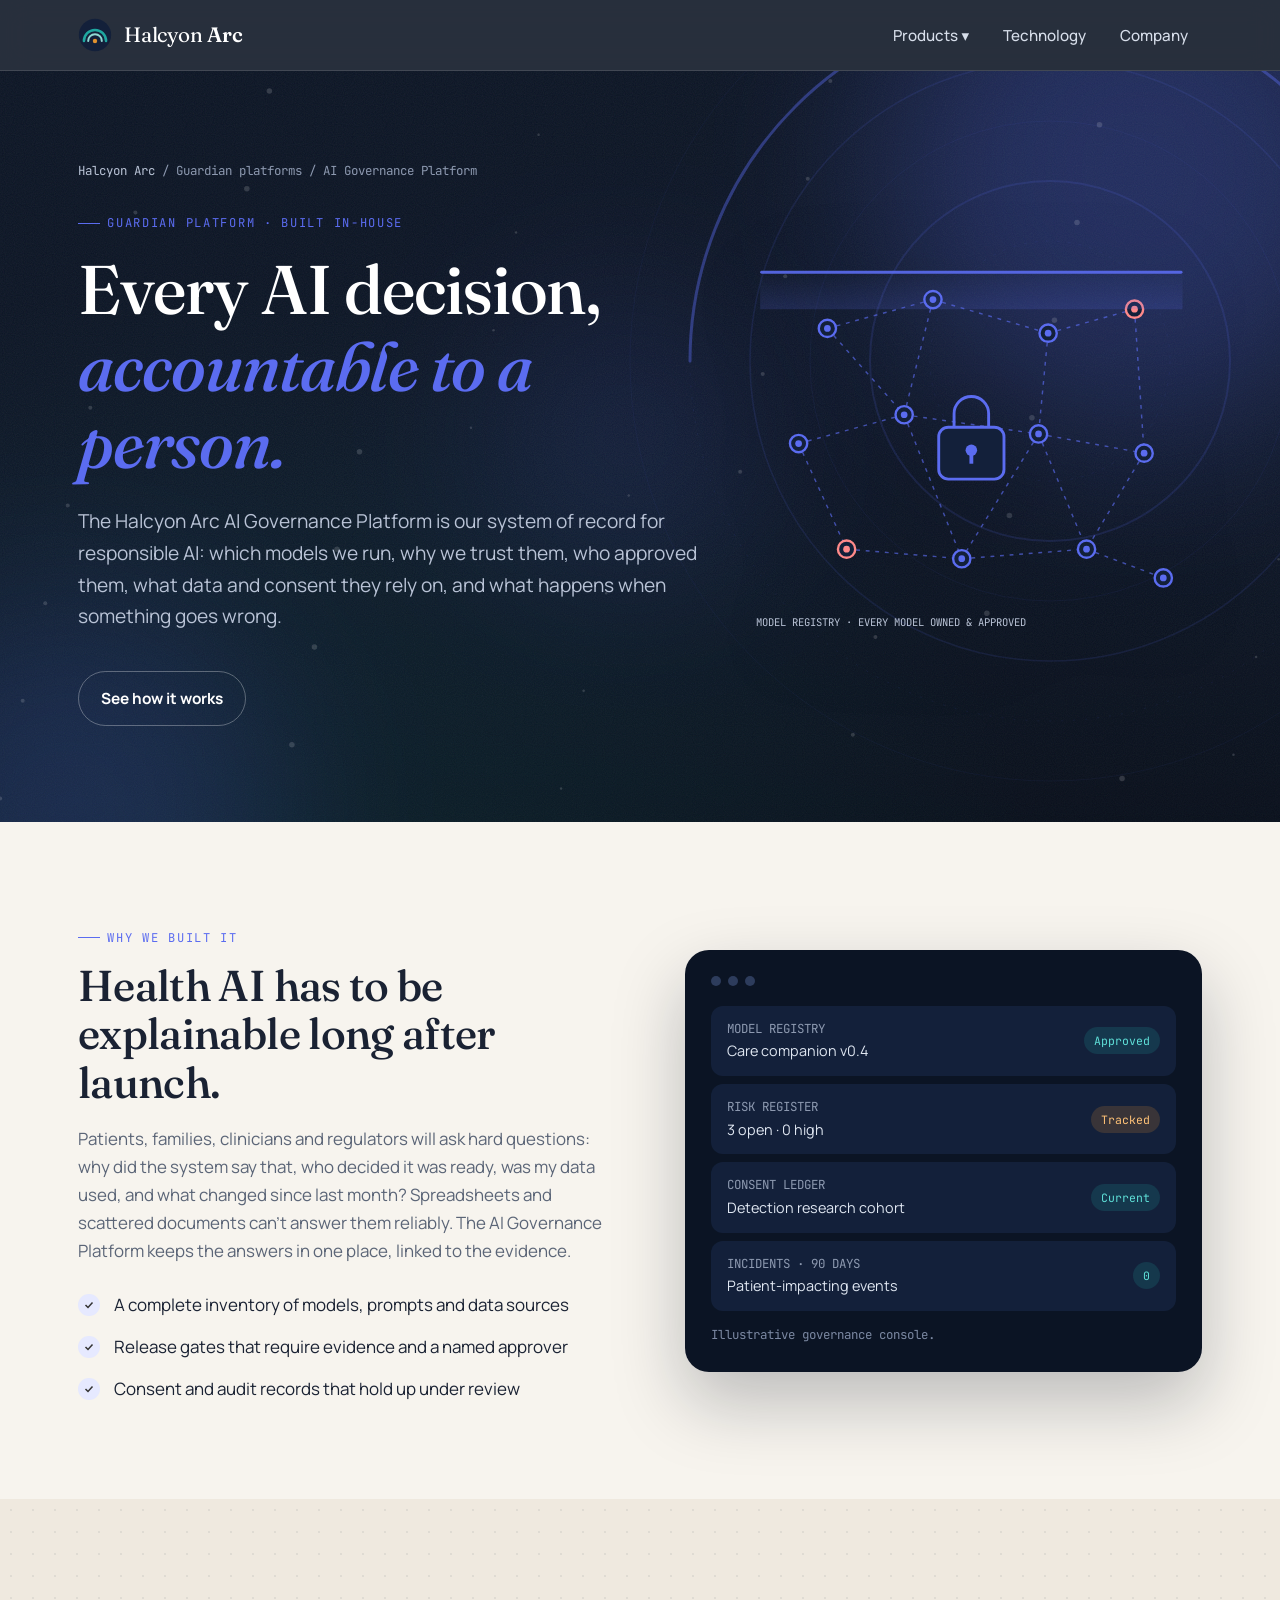
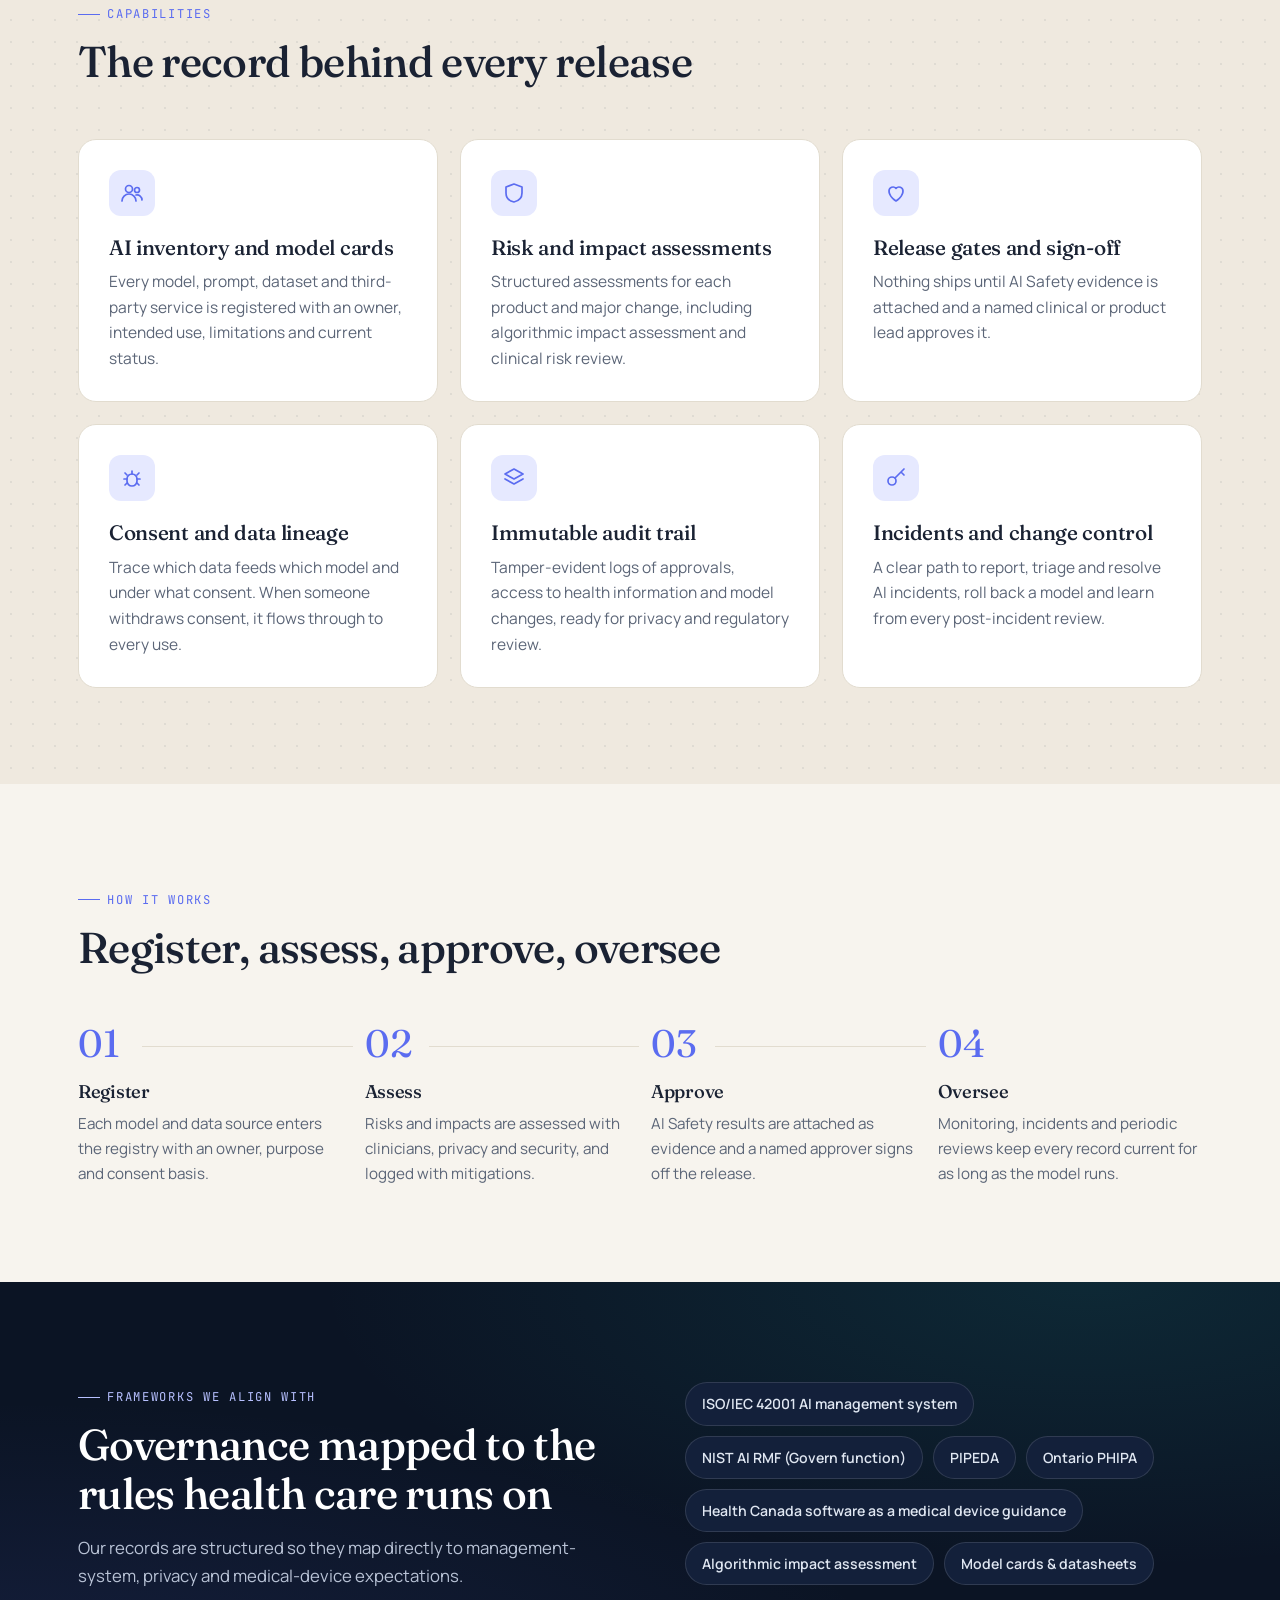
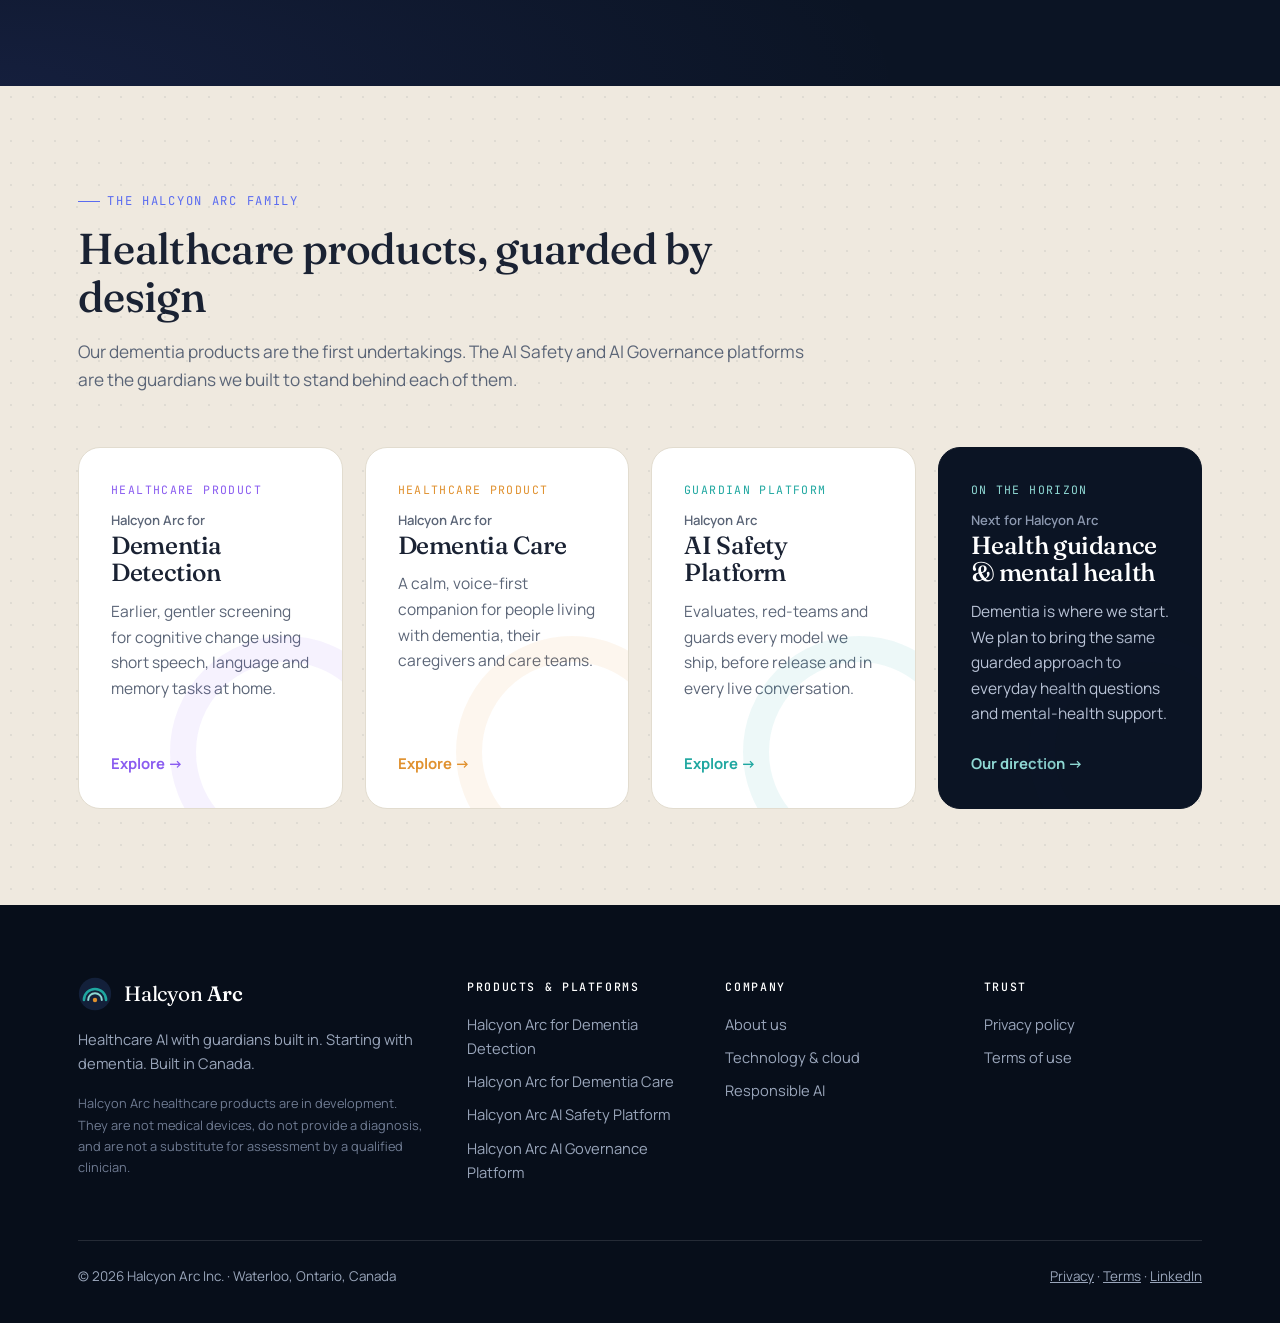
<file: ai-governance.html>
<!DOCTYPE html>
<html lang="en-CA"><head>
<meta charset="utf-8"><meta name="viewport" content="width=device-width,initial-scale=1">
<title>Halcyon Arc AI Governance Platform | Accountable Healthcare AI</title>
<meta name="description" content="The Halcyon Arc AI Governance Platform is our system of record for responsible healthcare AI: model registry, risk assessments, release approvals, consent, audit and incidents.">
<meta property="og:title" content="Halcyon Arc AI Governance Platform | Accountable Healthcare AI"><meta property="og:description" content="The Halcyon Arc AI Governance Platform is our system of record for responsible healthcare AI: model registry, risk assessments, release approvals, consent, audit and incidents."><meta property="og:type" content="website"><meta property="og:url" content="https://halcyonarc.ca/ai-governance.html">
<link rel="canonical" href="https://halcyonarc.ca/ai-governance.html">
<link rel="icon" href="data:image/svg+xml,<svg viewBox='0 0 40 40' aria-hidden='true'><circle cx='20' cy='20' r='19' fill='%2313203a'/><path d='M7 27a13 13 0 0126 0' fill='none' stroke='%231fa7a0' stroke-width='3' stroke-linecap='round'/><path d='M12 27a8 8 0 0116 0' fill='none' stroke='%238fd9d4' stroke-width='2.4' stroke-linecap='round'/><circle cx='20' cy='27' r='2.6' fill='%23e0912f'/></svg>">
<link rel="preconnect" href="https://fonts.googleapis.com"><link rel="preconnect" href="https://fonts.gstatic.com" crossorigin>
<link href="https://fonts.googleapis.com/css2?family=Fraunces:ital,opsz,wght@0,9..144,400;0,9..144,500;0,9..144,600;1,9..144,400;1,9..144,500&family=JetBrains+Mono:wght@400;500&family=Manrope:wght@400;500;600;700&display=swap" rel="stylesheet">
<link rel="stylesheet" href="assets/site.css">
<script type="application/ld+json">{"@context":"https://schema.org","@type":"Organization","name":"Halcyon Arc Inc.","url":"https://halcyonarc.ca","foundingDate":"2026","address":{"@type":"PostalAddress","addressLocality":"Waterloo","addressRegion":"ON","addressCountry":"CA"}}</script>
</head><body class="p-aisec">
<header class="site-header"><div class="wrap nav">
<a class="brand" href="index.html"><svg viewBox="0 0 40 40" aria-hidden="true"><circle cx="20" cy="20" r="19" fill="#13203a"/>
<path d="M7 27a13 13 0 0126 0" fill="none" stroke="#1fa7a0" stroke-width="3" stroke-linecap="round"/>
<path d="M12 27a8 8 0 0116 0" fill="none" stroke="#8fd9d4" stroke-width="2.4" stroke-linecap="round"/>
<circle cx="20" cy="27" r="2.6" fill="#e0912f"/></svg><span>Halcyon <b>Arc</b></span></a>
<button class="burger" aria-label="Open menu" aria-expanded="false"><svg width="26" height="26" viewBox="0 0 24 24" fill="none" stroke="currentColor" stroke-width="2"><path d="M4 7h16M4 12h16M4 17h16"/></svg></button>
<ul class="nav-links">
<li class="has-menu"><button aria-expanded="false">Products ▾</button><div class="menu"><div class="group">Healthcare products · first undertakings</div><a href="dementia-detection.html"><i class="dot" style="background:#8a5cf0"></i><div><strong>Halcyon Arc for Dementia Detection</strong><span>Gentle at-home screening for cognitive change.</span></div></a><a href="dementia-care.html"><i class="dot" style="background:#e0912f"></i><div><strong>Halcyon Arc for Dementia Care</strong><span>A calm companion for people, families and care teams.</span></div></a><div class="group">Guardian platforms · built in-house</div><a href="ai-safety.html"><i class="dot" style="background:#1fa7a0"></i><div><strong>Halcyon Arc AI Safety Platform</strong><span>Evaluation, red-teaming and runtime guardrails.</span></div></a><a href="ai-governance.html"><i class="dot" style="background:#5b6cf0"></i><div><strong>Halcyon Arc AI Governance Platform</strong><span>Registry, approvals, consent and audit for every model.</span></div></a></div></li>
<li><a href="platform.html">Technology</a></li>
<li><a href="about.html">Company</a></li>
</ul></div></header>
<main><section class="hero sub" style="--accent:#5b6cf0"><div class="backdrop" aria-hidden="true">
<span class="orb o1" style="background:#5b6cf0"></span><span class="orb o2"></span><span class="orb o3" style="background:#5b6cf0"></span>
<svg class="stars" viewBox="0 0 1200 600" preserveAspectRatio="xMidYMid slice"><circle class="twinkle" cx="0" cy="0" r="1.0" fill="#fff" style="animation-delay:0.0s"/><circle class="twinkle" cx="197" cy="113" r="1.6" fill="#fff" style="animation-delay:0.6s"/><circle class="twinkle" cx="394" cy="226" r="2.2" fill="#fff" style="animation-delay:1.2s"/><circle class="twinkle" cx="591" cy="339" r="1.0" fill="#fff" style="animation-delay:1.8s"/><circle class="twinkle" cx="788" cy="452" r="1.6" fill="#fff" style="animation-delay:2.4s"/><circle class="twinkle" cx="985" cy="565" r="2.2" fill="#fff" style="animation-delay:3.0s"/><circle class="twinkle" cx="1182" cy="78" r="1.0" fill="#fff" style="animation-delay:3.6s"/><circle class="twinkle" cx="179" cy="191" r="1.6" fill="#fff" style="animation-delay:4.2s"/><circle class="twinkle" cx="376" cy="304" r="2.2" fill="#fff" style="animation-delay:4.8s"/><circle class="twinkle" cx="573" cy="417" r="1.0" fill="#fff" style="animation-delay:0.0s"/><circle class="twinkle" cx="770" cy="530" r="1.6" fill="#fff" style="animation-delay:0.6s"/><circle class="twinkle" cx="967" cy="43" r="2.2" fill="#fff" style="animation-delay:1.2s"/><circle class="twinkle" cx="1164" cy="156" r="1.0" fill="#fff" style="animation-delay:1.8s"/><circle class="twinkle" cx="161" cy="269" r="1.6" fill="#fff" style="animation-delay:2.4s"/><circle class="twinkle" cx="358" cy="382" r="2.2" fill="#fff" style="animation-delay:3.0s"/><circle class="twinkle" cx="555" cy="495" r="1.0" fill="#fff" style="animation-delay:3.6s"/><circle class="twinkle" cx="752" cy="8" r="1.6" fill="#fff" style="animation-delay:4.2s"/><circle class="twinkle" cx="949" cy="121" r="2.2" fill="#fff" style="animation-delay:4.8s"/><circle class="twinkle" cx="1146" cy="234" r="1.0" fill="#fff" style="animation-delay:0.0s"/><circle class="twinkle" cx="143" cy="347" r="1.6" fill="#fff" style="animation-delay:0.6s"/><circle class="twinkle" cx="340" cy="460" r="2.2" fill="#fff" style="animation-delay:1.2s"/><circle class="twinkle" cx="537" cy="573" r="1.0" fill="#fff" style="animation-delay:1.8s"/><circle class="twinkle" cx="734" cy="86" r="1.6" fill="#fff" style="animation-delay:2.4s"/><circle class="twinkle" cx="931" cy="199" r="2.2" fill="#fff" style="animation-delay:3.0s"/><circle class="twinkle" cx="1128" cy="312" r="1.0" fill="#fff" style="animation-delay:3.6s"/><circle class="twinkle" cx="125" cy="425" r="1.6" fill="#fff" style="animation-delay:4.2s"/><circle class="twinkle" cx="322" cy="538" r="2.2" fill="#fff" style="animation-delay:4.8s"/><circle class="twinkle" cx="519" cy="51" r="1.0" fill="#fff" style="animation-delay:0.0s"/><circle class="twinkle" cx="716" cy="164" r="1.6" fill="#fff" style="animation-delay:0.6s"/><circle class="twinkle" cx="913" cy="277" r="2.2" fill="#fff" style="animation-delay:1.2s"/><circle class="twinkle" cx="1110" cy="390" r="1.0" fill="#fff" style="animation-delay:1.8s"/><circle class="twinkle" cx="107" cy="503" r="1.6" fill="#fff" style="animation-delay:2.4s"/><circle class="twinkle" cx="304" cy="16" r="2.2" fill="#fff" style="animation-delay:3.0s"/><circle class="twinkle" cx="501" cy="129" r="1.0" fill="#fff" style="animation-delay:3.6s"/><circle class="twinkle" cx="698" cy="242" r="1.6" fill="#fff" style="animation-delay:4.2s"/><circle class="twinkle" cx="895" cy="355" r="2.2" fill="#fff" style="animation-delay:4.8s"/><circle class="twinkle" cx="1092" cy="468" r="1.0" fill="#fff" style="animation-delay:0.0s"/><circle class="twinkle" cx="89" cy="581" r="1.6" fill="#fff" style="animation-delay:0.6s"/><circle class="twinkle" cx="286" cy="94" r="2.2" fill="#fff" style="animation-delay:1.2s"/><circle class="twinkle" cx="483" cy="207" r="1.0" fill="#fff" style="animation-delay:1.8s"/><circle class="twinkle" cx="680" cy="320" r="1.6" fill="#fff" style="animation-delay:2.4s"/><circle class="twinkle" cx="877" cy="433" r="2.2" fill="#fff" style="animation-delay:3.0s"/><circle class="twinkle" cx="1074" cy="546" r="1.0" fill="#fff" style="animation-delay:3.6s"/><circle class="twinkle" cx="71" cy="59" r="1.6" fill="#fff" style="animation-delay:4.2s"/><circle class="twinkle" cx="268" cy="172" r="2.2" fill="#fff" style="animation-delay:4.8s"/><circle class="twinkle" cx="465" cy="285" r="1.0" fill="#fff" style="animation-delay:0.0s"/></svg>
</div><svg class="arcs" viewBox="0 0 900 900" aria-hidden="true"><g class="rot" style="--o:450px 450px;animation:spin 160s linear infinite"><circle cx="450" cy="450" r="420" fill="none" stroke="#5b6cf0" stroke-opacity="0.1" stroke-width="1" stroke-dasharray="0"/><circle cx="450" cy="450" r="360" fill="none" stroke="#5b6cf0" stroke-opacity="0.16" stroke-width="1" stroke-dasharray="2 10"/><circle cx="450" cy="450" r="300" fill="none" stroke="#5b6cf0" stroke-opacity="0.22" stroke-width="1.5" stroke-dasharray="0"/><circle cx="450" cy="450" r="240" fill="none" stroke="#5b6cf0" stroke-opacity="0.12" stroke-width="1" stroke-dasharray="0"/><circle cx="450" cy="450" r="180" fill="none" stroke="#5b6cf0" stroke-opacity="0.28" stroke-width="2" stroke-dasharray="0"/><circle cx="450" cy="450" r="120" fill="none" stroke="#5b6cf0" stroke-opacity="0.14" stroke-width="1" stroke-dasharray="3 8"/></g>
<path d="M90 450a360 360 0 01720 0" fill="none" stroke="#5b6cf0" stroke-width="3" stroke-linecap="round" stroke-opacity=".75"/>
<circle cx="810" cy="450" r="7" fill="#e0912f"/></svg><div class="wrap hero-grid"><div>
<div class="crumb"><a href="index.html">Halcyon Arc</a> / Guardian platforms / AI Governance Platform</div>
<span class="eyebrow">Guardian platform · Built in-house</span>
<h1 style="margin-top:18px">Every AI decision, <em>accountable to a person.</em></h1>
<p class="lede">The Halcyon Arc AI Governance Platform is our system of record for responsible AI: which models we run, why we trust them, who approved them, what data and consent they rely on, and what happens when something goes wrong.</p>
<div class="hero-actions"><a class="btn btn-ghost" href="#how">See how it works</a></div>
</div><div class="art-wrap" style="color:#5b6cf0"><svg class="hero-art" viewBox="0 0 480 420" role="img" aria-label="A network of AI models connected to a locked, accountable core"><line class="flow" x1="90" y1="90" x2="200" y2="60" stroke="currentColor" stroke-opacity=".65" stroke-width="1.5" stroke-dasharray="4 6" style="animation-delay:-0.0s"/><line class="flow" x1="200" y1="60" x2="320" y2="95" stroke="currentColor" stroke-opacity=".65" stroke-width="1.5" stroke-dasharray="4 6" style="animation-delay:-0.3s"/><line class="flow" x1="320" y1="95" x2="410" y2="70" stroke="currentColor" stroke-opacity=".65" stroke-width="1.5" stroke-dasharray="4 6" style="animation-delay:-0.6s"/><line class="flow" x1="90" y1="90" x2="170" y2="180" stroke="currentColor" stroke-opacity=".65" stroke-width="1.5" stroke-dasharray="4 6" style="animation-delay:-0.9s"/><line class="flow" x1="200" y1="60" x2="170" y2="180" stroke="currentColor" stroke-opacity=".65" stroke-width="1.5" stroke-dasharray="4 6" style="animation-delay:-1.2s"/><line class="flow" x1="320" y1="95" x2="310" y2="200" stroke="currentColor" stroke-opacity=".65" stroke-width="1.5" stroke-dasharray="4 6" style="animation-delay:-1.5s"/><line class="flow" x1="410" y1="70" x2="420" y2="220" stroke="currentColor" stroke-opacity=".65" stroke-width="1.5" stroke-dasharray="4 6" style="animation-delay:-1.8s"/><line class="flow" x1="60" y1="210" x2="170" y2="180" stroke="currentColor" stroke-opacity=".65" stroke-width="1.5" stroke-dasharray="4 6" style="animation-delay:-2.1s"/><line class="flow" x1="170" y1="180" x2="310" y2="200" stroke="currentColor" stroke-opacity=".65" stroke-width="1.5" stroke-dasharray="4 6" style="animation-delay:-2.4s"/><line class="flow" x1="310" y1="200" x2="420" y2="220" stroke="currentColor" stroke-opacity=".65" stroke-width="1.5" stroke-dasharray="4 6" style="animation-delay:-2.7s"/><line class="flow" x1="60" y1="210" x2="110" y2="320" stroke="currentColor" stroke-opacity=".65" stroke-width="1.5" stroke-dasharray="4 6" style="animation-delay:-3.0s"/><line class="flow" x1="170" y1="180" x2="230" y2="330" stroke="currentColor" stroke-opacity=".65" stroke-width="1.5" stroke-dasharray="4 6" style="animation-delay:-3.3s"/><line class="flow" x1="310" y1="200" x2="230" y2="330" stroke="currentColor" stroke-opacity=".65" stroke-width="1.5" stroke-dasharray="4 6" style="animation-delay:-3.6s"/><line class="flow" x1="310" y1="200" x2="360" y2="320" stroke="currentColor" stroke-opacity=".65" stroke-width="1.5" stroke-dasharray="4 6" style="animation-delay:-3.9s"/><line class="flow" x1="420" y1="220" x2="360" y2="320" stroke="currentColor" stroke-opacity=".65" stroke-width="1.5" stroke-dasharray="4 6" style="animation-delay:-4.2s"/><line class="flow" x1="360" y1="320" x2="440" y2="350" stroke="currentColor" stroke-opacity=".65" stroke-width="1.5" stroke-dasharray="4 6" style="animation-delay:-4.5s"/><line class="flow" x1="110" y1="320" x2="230" y2="330" stroke="currentColor" stroke-opacity=".65" stroke-width="1.5" stroke-dasharray="4 6" style="animation-delay:-4.8s"/><line class="flow" x1="230" y1="330" x2="360" y2="320" stroke="currentColor" stroke-opacity=".65" stroke-width="1.5" stroke-dasharray="4 6" style="animation-delay:-5.1s"/><circle cx="90" cy="90" r="9" fill="#13203a" stroke="currentColor" stroke-width="2.5"/><circle class="blink" cx="90" cy="90" r="3.5" fill="currentColor" style="animation-delay:0.00s"/><circle cx="200" cy="60" r="9" fill="#13203a" stroke="currentColor" stroke-width="2.5"/><circle class="blink" cx="200" cy="60" r="3.5" fill="currentColor" style="animation-delay:0.37s"/><circle cx="320" cy="95" r="9" fill="#13203a" stroke="currentColor" stroke-width="2.5"/><circle class="blink" cx="320" cy="95" r="3.5" fill="currentColor" style="animation-delay:0.74s"/><circle cx="410" cy="70" r="9" fill="#13203a" stroke="#ff8a8a" stroke-width="2.5"/><circle class="blink" cx="410" cy="70" r="3.5" fill="#ff8a8a" style="animation-delay:1.11s"/><circle cx="60" cy="210" r="9" fill="#13203a" stroke="currentColor" stroke-width="2.5"/><circle class="blink" cx="60" cy="210" r="3.5" fill="currentColor" style="animation-delay:1.48s"/><circle cx="170" cy="180" r="9" fill="#13203a" stroke="currentColor" stroke-width="2.5"/><circle class="blink" cx="170" cy="180" r="3.5" fill="currentColor" style="animation-delay:1.85s"/><circle cx="310" cy="200" r="9" fill="#13203a" stroke="currentColor" stroke-width="2.5"/><circle class="blink" cx="310" cy="200" r="3.5" fill="currentColor" style="animation-delay:2.22s"/><circle cx="420" cy="220" r="9" fill="#13203a" stroke="currentColor" stroke-width="2.5"/><circle class="blink" cx="420" cy="220" r="3.5" fill="currentColor" style="animation-delay:2.59s"/><circle cx="110" cy="320" r="9" fill="#13203a" stroke="#ff8a8a" stroke-width="2.5"/><circle class="blink" cx="110" cy="320" r="3.5" fill="#ff8a8a" style="animation-delay:2.96s"/><circle cx="230" cy="330" r="9" fill="#13203a" stroke="currentColor" stroke-width="2.5"/><circle class="blink" cx="230" cy="330" r="3.5" fill="currentColor" style="animation-delay:3.33s"/><circle cx="360" cy="320" r="9" fill="#13203a" stroke="currentColor" stroke-width="2.5"/><circle class="blink" cx="360" cy="320" r="3.5" fill="currentColor" style="animation-delay:3.70s"/><circle cx="440" cy="350" r="9" fill="#13203a" stroke="currentColor" stroke-width="2.5"/><circle class="blink" cx="440" cy="350" r="3.5" fill="currentColor" style="animation-delay:4.07s"/>
<rect class="scan" x="20" y="30" width="440" height="3" rx="1.5" fill="currentColor" opacity=".9"/>
<rect class="scan" x="20" y="30" width="440" height="40" fill="url(#scanfade)" opacity=".5"/>
<defs><linearGradient id="scanfade" x1="0" y1="1" x2="0" y2="0"><stop offset="0" stop-color="currentColor" stop-opacity=".35"/><stop offset="1" stop-color="currentColor" stop-opacity="0"/></linearGradient></defs>
<g transform="translate(240 205)"><rect x="-34" y="-12" width="68" height="54" rx="10" fill="#13203a" stroke="currentColor" stroke-width="3"/>
<path d="M-18 -12v-14a18 18 0 0136 0v14" fill="none" stroke="currentColor" stroke-width="3"/><circle cx="0" cy="12" r="6" fill="currentColor"/><rect x="-2" y="14" width="4" height="12" fill="currentColor"/></g>
<g font-family="JetBrains Mono,monospace" font-size="11" fill="#b9c3d6"><text x="16" y="400">MODEL REGISTRY · EVERY MODEL OWNED &amp; APPROVED</text></g></svg></div></div></section>
<section><div class="wrap split">
<div class="reveal"><span class="eyebrow">Why we built it</span><h2 style="margin-top:14px">Health AI has to be explainable long after launch.</h2>
<p class="lede" style="margin-top:18px;font-size:1.06rem">Patients, families, clinicians and regulators will ask hard questions: why did the system say that, who decided it was ready, was my data used, and what changed since last month? Spreadsheets and scattered documents can't answer them reliably. The AI Governance Platform keeps the answers in one place, linked to the evidence.</p>
<ul class="checks"><li>A complete inventory of models, prompts and data sources</li><li>Release gates that require evidence and a named approver</li><li>Consent and audit records that hold up under review</li></ul></div>
<div class="panel reveal"><div class="bar"><i></i><i></i><i></i></div>
<div class="row"><div><div class="k">MODEL REGISTRY</div>Care companion v0.4</div><span class="pill ok">Approved</span></div>
<div class="row"><div><div class="k">RISK REGISTER</div>3 open · 0 high</div><span class="pill warn">Tracked</span></div>
<div class="row"><div><div class="k">CONSENT LEDGER</div>Detection research cohort</div><span class="pill ok">Current</span></div>
<div class="row"><div><div class="k">INCIDENTS · 90 DAYS</div>Patient-impacting events</div><span class="pill ok">0</span></div>
<div class="note">Illustrative governance console.</div></div>
</div></section>
<section class="tint"><div class="wrap"><div class="section-head"><span class="eyebrow">Capabilities</span><h2>The record behind every release</h2></div>
<div class="grid g3"><div class="card reveal"><div class="icon"><svg viewBox="0 0 24 24" fill="none" stroke="currentColor" stroke-width="1.7" stroke-linecap="round" stroke-linejoin="round"><circle cx="9" cy="8" r="3.5"/><path d="M2 20a7 7 0 0114 0"/><circle cx="17" cy="9" r="2.5"/><path d="M16 14a5 5 0 016 5"/></svg></div><h3>AI inventory and model cards</h3><p>Every model, prompt, dataset and third-party service is registered with an owner, intended use, limitations and current status.</p></div><div class="card reveal"><div class="icon"><svg viewBox="0 0 24 24" fill="none" stroke="currentColor" stroke-width="1.7" stroke-linecap="round" stroke-linejoin="round"><path d="M12 3l8 3v6c0 5-3.5 8-8 9-4.5-1-8-4-8-9V6z"/></svg></div><h3>Risk and impact assessments</h3><p>Structured assessments for each product and major change, including algorithmic impact assessment and clinical risk review.</p></div><div class="card reveal"><div class="icon"><svg viewBox="0 0 24 24" fill="none" stroke="currentColor" stroke-width="1.7" stroke-linecap="round" stroke-linejoin="round"><path d="M12 20s-7-4.5-7-10a4 4 0 017-2.6A4 4 0 0119 10c0 5.5-7 10-7 10z"/></svg></div><h3>Release gates and sign-off</h3><p>Nothing ships until AI Safety evidence is attached and a named clinical or product lead approves it.</p></div><div class="card reveal"><div class="icon"><svg viewBox="0 0 24 24" fill="none" stroke="currentColor" stroke-width="1.7" stroke-linecap="round" stroke-linejoin="round"><rect x="7" y="8" width="10" height="12" rx="5"/><path d="M12 8V5M4 13h3M17 13h3M5 19l2-2M19 19l-2-2M5 7l2 2M19 7l-2 2"/></svg></div><h3>Consent and data lineage</h3><p>Trace which data feeds which model and under what consent. When someone withdraws consent, it flows through to every use.</p></div><div class="card reveal"><div class="icon"><svg viewBox="0 0 24 24" fill="none" stroke="currentColor" stroke-width="1.7" stroke-linecap="round" stroke-linejoin="round"><path d="M12 3l9 5-9 5-9-5z"/><path d="M3 13l9 5 9-5"/></svg></div><h3>Immutable audit trail</h3><p>Tamper-evident logs of approvals, access to health information and model changes, ready for privacy and regulatory review.</p></div><div class="card reveal"><div class="icon"><svg viewBox="0 0 24 24" fill="none" stroke="currentColor" stroke-width="1.7" stroke-linecap="round" stroke-linejoin="round"><circle cx="8" cy="15" r="4"/><path d="M11 12l9-9M17 6l3 3"/></svg></div><h3>Incidents and change control</h3><p>A clear path to report, triage and resolve AI incidents, roll back a model and learn from every post-incident review.</p></div></div>
</div></section>
<section id="how"><div class="wrap"><div class="section-head"><span class="eyebrow">How it works</span><h2>Register, assess, approve, oversee</h2></div>
<div class="steps"><div class="step reveal"><h3>Register</h3><p>Each model and data source enters the registry with an owner, purpose and consent basis.</p></div><div class="step reveal"><h3>Assess</h3><p>Risks and impacts are assessed with clinicians, privacy and security, and logged with mitigations.</p></div><div class="step reveal"><h3>Approve</h3><p>AI Safety results are attached as evidence and a named approver signs off the release.</p></div><div class="step reveal"><h3>Oversee</h3><p>Monitoring, incidents and periodic reviews keep every record current for as long as the model runs.</p></div></div>
</div></section>
<section class="dark"><div class="wrap split"><div><span class="eyebrow" style="color:#b7c0ff">Frameworks we align with</span><h2 style="margin-top:14px">Governance mapped to the rules health care runs on</h2><p class="lede" style="margin-top:16px;font-size:1.05rem">Our records are structured so they map directly to management-system, privacy and medical-device expectations.</p></div>
<div class="chips"><span class="chip">ISO/IEC 42001 AI management system</span><span class="chip">NIST AI RMF (Govern function)</span><span class="chip">PIPEDA</span><span class="chip">Ontario PHIPA</span><span class="chip">Health Canada software as a medical device guidance</span><span class="chip">Algorithmic impact assessment</span><span class="chip">Model cards &amp; datasheets</span></div></div></section>
<section class="tint"><div class="wrap"><div class="section-head"><span class="eyebrow">The Halcyon Arc family</span><h2>Healthcare products, guarded by design</h2><p>Our dementia products are the first undertakings. The AI Safety and AI Governance platforms are the guardians we built to stand behind each of them.</p></div><div class="grid g4"><a class="pcard reveal" style="--c:#8a5cf0;min-height:250px" href="dementia-detection.html"><span class="tag">Healthcare product</span><h3><small>Halcyon Arc for</small>Dementia Detection</h3><p>Earlier, gentler screening for cognitive change using short speech, language and memory tasks at home.</p><span class="more arrow">Explore </span></a><a class="pcard reveal" style="--c:#e0912f;min-height:250px" href="dementia-care.html"><span class="tag">Healthcare product</span><h3><small>Halcyon Arc for</small>Dementia Care</h3><p>A calm, voice-first companion for people living with dementia, their caregivers and care teams.</p><span class="more arrow">Explore </span></a><a class="pcard reveal" style="--c:#1fa7a0;min-height:250px" href="ai-safety.html"><span class="tag">Guardian platform</span><h3><small>Halcyon Arc</small>AI Safety Platform</h3><p>Evaluates, red-teams and guards every model we ship, before release and in every live conversation.</p><span class="more arrow">Explore </span></a><div class="pcard reveal" style="--c:#13203a;background:var(--ink);color:#fff;border-color:var(--ink);min-height:250px"><span class="tag" style="color:#8fd9d4">On the horizon</span><h3 style="color:#fff"><small style="color:#8d99b0">Next for Halcyon Arc</small>Health guidance &amp; mental health</h3><p style="color:#b9c3d6">Dementia is where we start. We plan to bring the same guarded approach to everyday health questions and mental-health support.</p><a href="about.html" class="more arrow" style="color:#8fd9d4;text-decoration:none">Our direction </a></div></div></div></section>
</main>
<footer class="site-footer"><div class="wrap">
<div class="foot">
<div><a class="brand" href="index.html"><svg viewBox="0 0 40 40" aria-hidden="true"><circle cx="20" cy="20" r="19" fill="#13203a"/>
<path d="M7 27a13 13 0 0126 0" fill="none" stroke="#1fa7a0" stroke-width="3" stroke-linecap="round"/>
<path d="M12 27a8 8 0 0116 0" fill="none" stroke="#8fd9d4" stroke-width="2.4" stroke-linecap="round"/>
<circle cx="20" cy="27" r="2.6" fill="#e0912f"/></svg><span>Halcyon <b>Arc</b></span></a>
<p>Healthcare AI with guardians built in. Starting with dementia. Built in Canada.</p>
<p class="disclaimer">Halcyon Arc healthcare products are in development. They are not medical devices, do not provide a diagnosis, and are not a substitute for assessment by a qualified clinician.</p></div>
<div><h4>Products &amp; platforms</h4><ul><li><a href="dementia-detection.html">Halcyon Arc for Dementia Detection</a></li><li><a href="dementia-care.html">Halcyon Arc for Dementia Care</a></li><li><a href="ai-safety.html">Halcyon Arc AI Safety Platform</a></li><li><a href="ai-governance.html">Halcyon Arc AI Governance Platform</a></li></ul></div>
<div><h4>Company</h4><ul><li><a href="about.html">About us</a></li><li><a href="platform.html">Technology &amp; cloud</a></li><li><a href="about.html#responsible-ai">Responsible AI</a></li></ul></div>
<div><h4>Trust</h4><ul><li><a href="privacy.html">Privacy policy</a></li><li><a href="terms.html">Terms of use</a></li></ul></div>
</div>
<div class="foot-bottom"><span>© <span id="year">2026</span> Halcyon Arc Inc. · Waterloo, Ontario, Canada</span><span><a href="privacy.html">Privacy</a> · <a href="terms.html">Terms</a> · <a href="https://www.linkedin.com/company/halcyon-arc">LinkedIn</a></span></div>
</div></footer>
<script src="assets/site.js"></script>
</body></html>
</file>
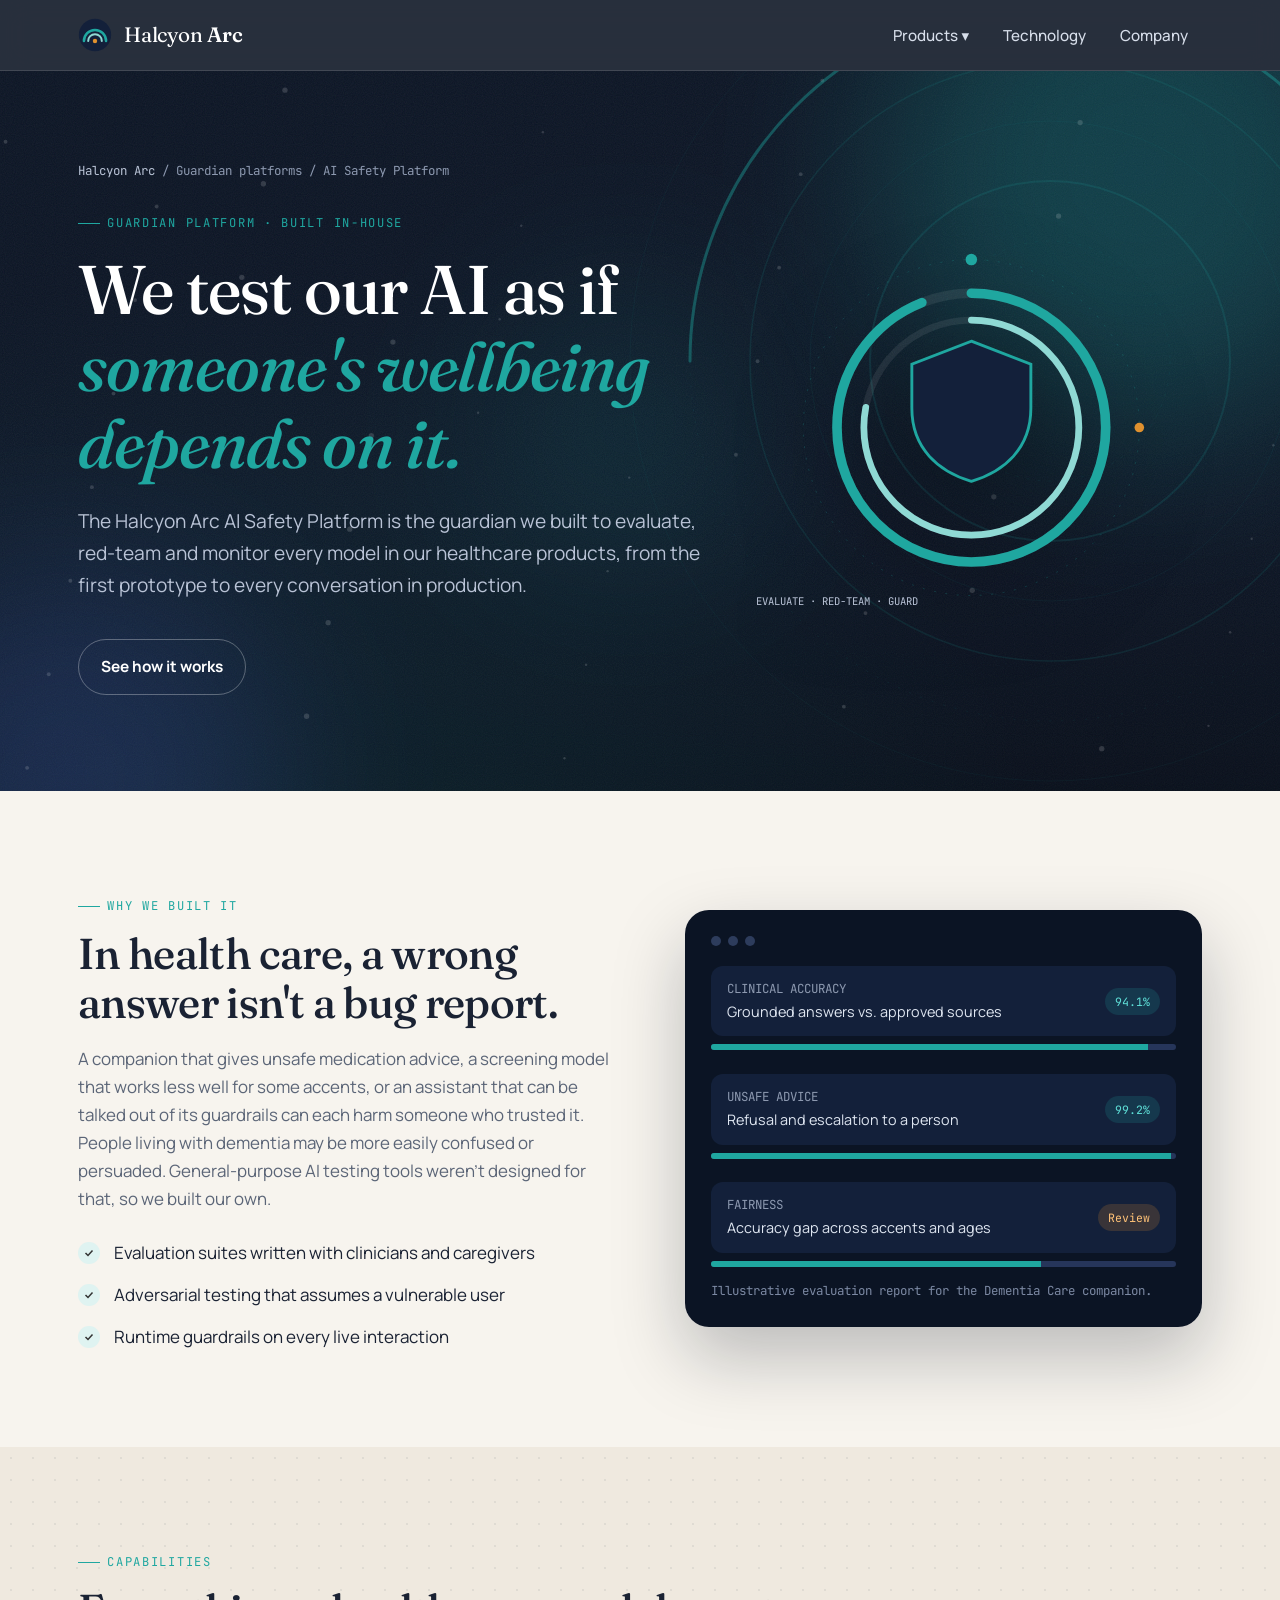
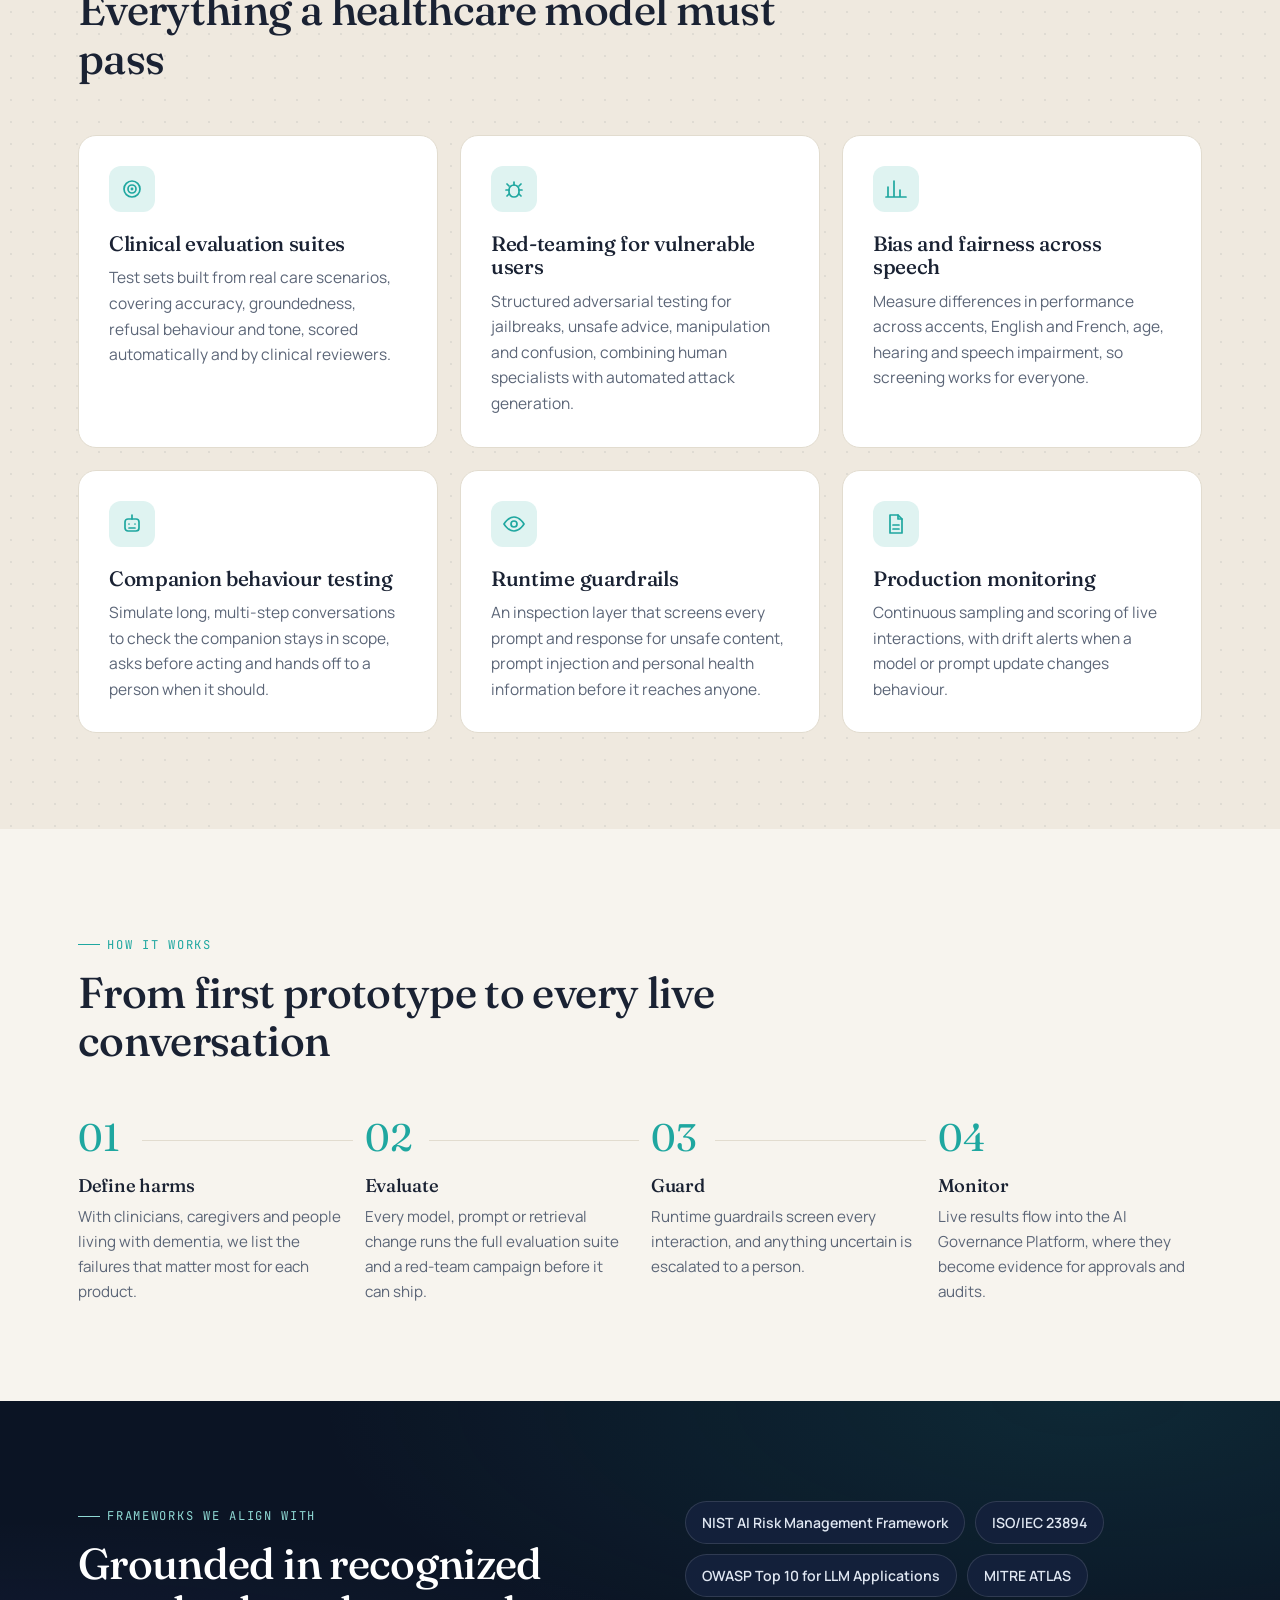
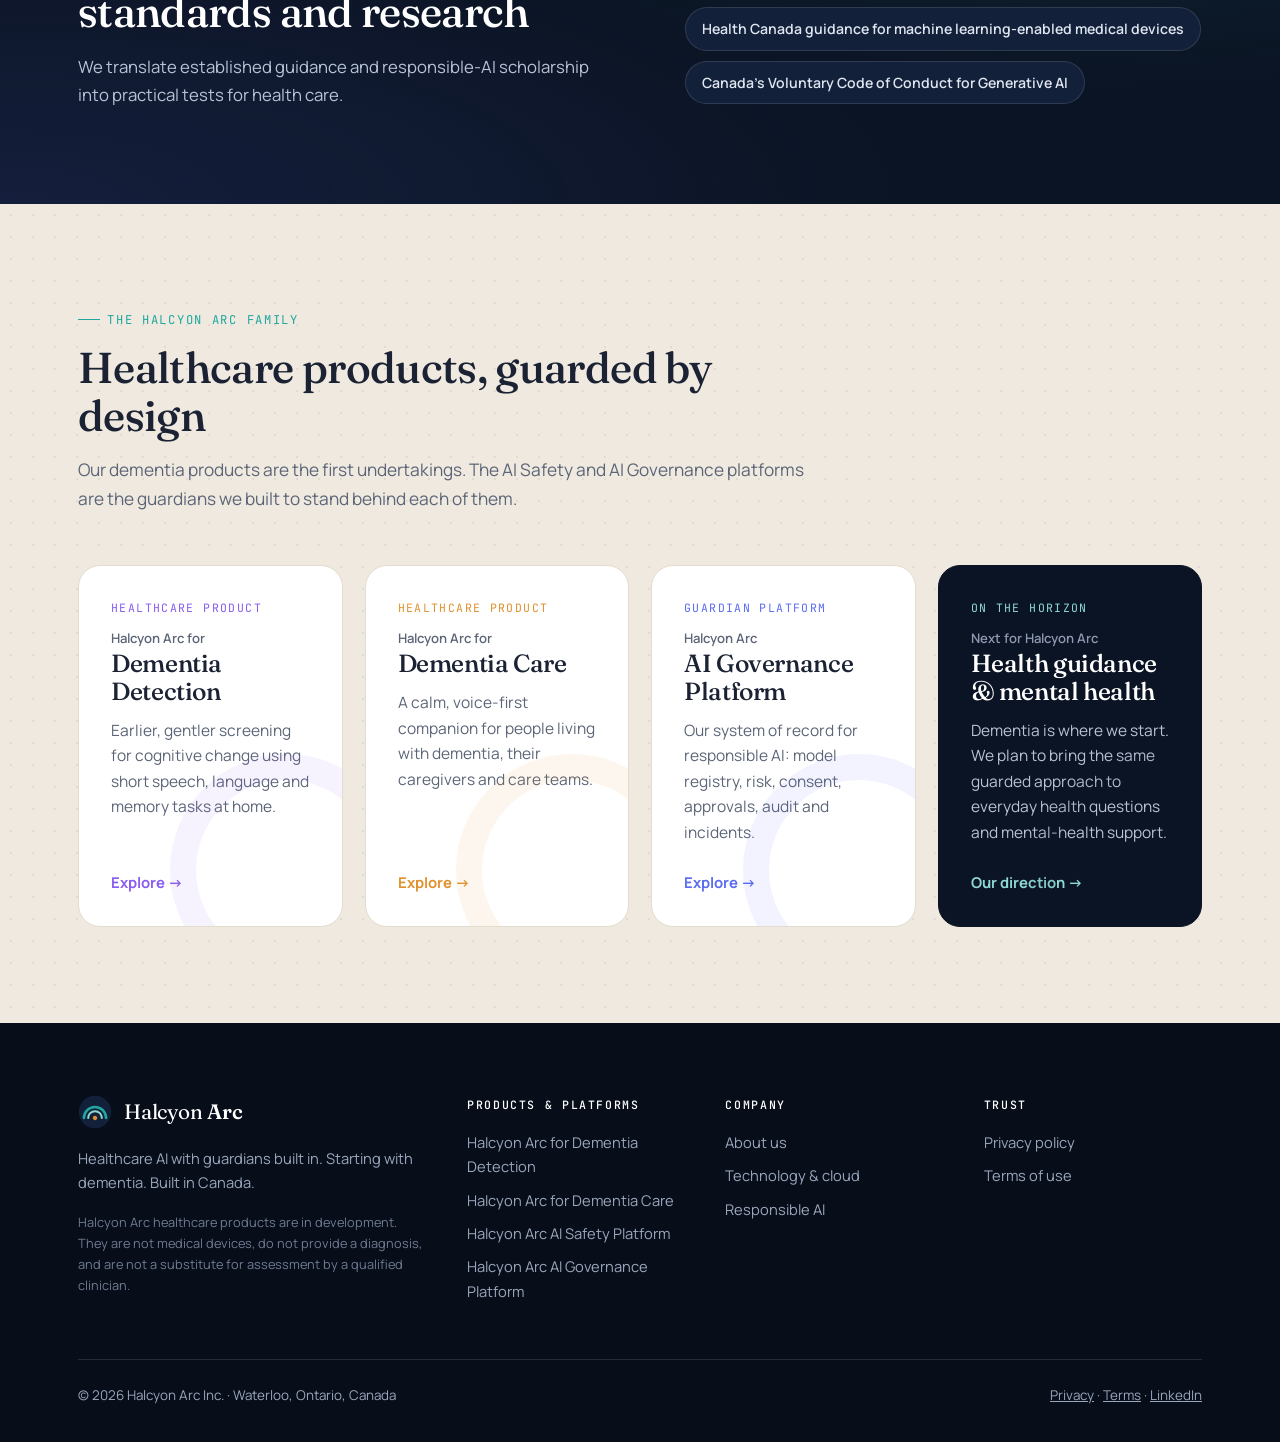
<file: ai-safety.html>
<!DOCTYPE html>
<html lang="en-CA"><head>
<meta charset="utf-8"><meta name="viewport" content="width=device-width,initial-scale=1">
<title>Halcyon Arc AI Safety Platform | Guardian for Healthcare AI</title>
<meta name="description" content="The Halcyon Arc AI Safety Platform evaluates, red-teams and guards every model in our dementia detection and dementia care products, before release and in production.">
<meta property="og:title" content="Halcyon Arc AI Safety Platform | Guardian for Healthcare AI"><meta property="og:description" content="The Halcyon Arc AI Safety Platform evaluates, red-teams and guards every model in our dementia detection and dementia care products, before release and in production."><meta property="og:type" content="website"><meta property="og:url" content="https://halcyonarc.ca/ai-safety.html">
<link rel="canonical" href="https://halcyonarc.ca/ai-safety.html">
<link rel="icon" href="data:image/svg+xml,<svg viewBox='0 0 40 40' aria-hidden='true'><circle cx='20' cy='20' r='19' fill='%2313203a'/><path d='M7 27a13 13 0 0126 0' fill='none' stroke='%231fa7a0' stroke-width='3' stroke-linecap='round'/><path d='M12 27a8 8 0 0116 0' fill='none' stroke='%238fd9d4' stroke-width='2.4' stroke-linecap='round'/><circle cx='20' cy='27' r='2.6' fill='%23e0912f'/></svg>">
<link rel="preconnect" href="https://fonts.googleapis.com"><link rel="preconnect" href="https://fonts.gstatic.com" crossorigin>
<link href="https://fonts.googleapis.com/css2?family=Fraunces:ital,opsz,wght@0,9..144,400;0,9..144,500;0,9..144,600;1,9..144,400;1,9..144,500&family=JetBrains+Mono:wght@400;500&family=Manrope:wght@400;500;600;700&display=swap" rel="stylesheet">
<link rel="stylesheet" href="assets/site.css">
<script type="application/ld+json">{"@context":"https://schema.org","@type":"Organization","name":"Halcyon Arc Inc.","url":"https://halcyonarc.ca","foundingDate":"2026","address":{"@type":"PostalAddress","addressLocality":"Waterloo","addressRegion":"ON","addressCountry":"CA"}}</script>
</head><body class="p-safety">
<header class="site-header"><div class="wrap nav">
<a class="brand" href="index.html"><svg viewBox="0 0 40 40" aria-hidden="true"><circle cx="20" cy="20" r="19" fill="#13203a"/>
<path d="M7 27a13 13 0 0126 0" fill="none" stroke="#1fa7a0" stroke-width="3" stroke-linecap="round"/>
<path d="M12 27a8 8 0 0116 0" fill="none" stroke="#8fd9d4" stroke-width="2.4" stroke-linecap="round"/>
<circle cx="20" cy="27" r="2.6" fill="#e0912f"/></svg><span>Halcyon <b>Arc</b></span></a>
<button class="burger" aria-label="Open menu" aria-expanded="false"><svg width="26" height="26" viewBox="0 0 24 24" fill="none" stroke="currentColor" stroke-width="2"><path d="M4 7h16M4 12h16M4 17h16"/></svg></button>
<ul class="nav-links">
<li class="has-menu"><button aria-expanded="false">Products ▾</button><div class="menu"><div class="group">Healthcare products · first undertakings</div><a href="dementia-detection.html"><i class="dot" style="background:#8a5cf0"></i><div><strong>Halcyon Arc for Dementia Detection</strong><span>Gentle at-home screening for cognitive change.</span></div></a><a href="dementia-care.html"><i class="dot" style="background:#e0912f"></i><div><strong>Halcyon Arc for Dementia Care</strong><span>A calm companion for people, families and care teams.</span></div></a><div class="group">Guardian platforms · built in-house</div><a href="ai-safety.html"><i class="dot" style="background:#1fa7a0"></i><div><strong>Halcyon Arc AI Safety Platform</strong><span>Evaluation, red-teaming and runtime guardrails.</span></div></a><a href="ai-governance.html"><i class="dot" style="background:#5b6cf0"></i><div><strong>Halcyon Arc AI Governance Platform</strong><span>Registry, approvals, consent and audit for every model.</span></div></a></div></li>
<li><a href="platform.html">Technology</a></li>
<li><a href="about.html">Company</a></li>
</ul></div></header>
<main><section class="hero sub" style="--accent:#1fa7a0"><div class="backdrop" aria-hidden="true">
<span class="orb o1" style="background:#1fa7a0"></span><span class="orb o2"></span><span class="orb o3" style="background:#1fa7a0"></span>
<svg class="stars" viewBox="0 0 1200 600" preserveAspectRatio="xMidYMid slice"><circle class="twinkle" cx="0" cy="0" r="1.0" fill="#fff" style="animation-delay:0.0s"/><circle class="twinkle" cx="197" cy="113" r="1.6" fill="#fff" style="animation-delay:0.6s"/><circle class="twinkle" cx="394" cy="226" r="2.2" fill="#fff" style="animation-delay:1.2s"/><circle class="twinkle" cx="591" cy="339" r="1.0" fill="#fff" style="animation-delay:1.8s"/><circle class="twinkle" cx="788" cy="452" r="1.6" fill="#fff" style="animation-delay:2.4s"/><circle class="twinkle" cx="985" cy="565" r="2.2" fill="#fff" style="animation-delay:3.0s"/><circle class="twinkle" cx="1182" cy="78" r="1.0" fill="#fff" style="animation-delay:3.6s"/><circle class="twinkle" cx="179" cy="191" r="1.6" fill="#fff" style="animation-delay:4.2s"/><circle class="twinkle" cx="376" cy="304" r="2.2" fill="#fff" style="animation-delay:4.8s"/><circle class="twinkle" cx="573" cy="417" r="1.0" fill="#fff" style="animation-delay:0.0s"/><circle class="twinkle" cx="770" cy="530" r="1.6" fill="#fff" style="animation-delay:0.6s"/><circle class="twinkle" cx="967" cy="43" r="2.2" fill="#fff" style="animation-delay:1.2s"/><circle class="twinkle" cx="1164" cy="156" r="1.0" fill="#fff" style="animation-delay:1.8s"/><circle class="twinkle" cx="161" cy="269" r="1.6" fill="#fff" style="animation-delay:2.4s"/><circle class="twinkle" cx="358" cy="382" r="2.2" fill="#fff" style="animation-delay:3.0s"/><circle class="twinkle" cx="555" cy="495" r="1.0" fill="#fff" style="animation-delay:3.6s"/><circle class="twinkle" cx="752" cy="8" r="1.6" fill="#fff" style="animation-delay:4.2s"/><circle class="twinkle" cx="949" cy="121" r="2.2" fill="#fff" style="animation-delay:4.8s"/><circle class="twinkle" cx="1146" cy="234" r="1.0" fill="#fff" style="animation-delay:0.0s"/><circle class="twinkle" cx="143" cy="347" r="1.6" fill="#fff" style="animation-delay:0.6s"/><circle class="twinkle" cx="340" cy="460" r="2.2" fill="#fff" style="animation-delay:1.2s"/><circle class="twinkle" cx="537" cy="573" r="1.0" fill="#fff" style="animation-delay:1.8s"/><circle class="twinkle" cx="734" cy="86" r="1.6" fill="#fff" style="animation-delay:2.4s"/><circle class="twinkle" cx="931" cy="199" r="2.2" fill="#fff" style="animation-delay:3.0s"/><circle class="twinkle" cx="1128" cy="312" r="1.0" fill="#fff" style="animation-delay:3.6s"/><circle class="twinkle" cx="125" cy="425" r="1.6" fill="#fff" style="animation-delay:4.2s"/><circle class="twinkle" cx="322" cy="538" r="2.2" fill="#fff" style="animation-delay:4.8s"/><circle class="twinkle" cx="519" cy="51" r="1.0" fill="#fff" style="animation-delay:0.0s"/><circle class="twinkle" cx="716" cy="164" r="1.6" fill="#fff" style="animation-delay:0.6s"/><circle class="twinkle" cx="913" cy="277" r="2.2" fill="#fff" style="animation-delay:1.2s"/><circle class="twinkle" cx="1110" cy="390" r="1.0" fill="#fff" style="animation-delay:1.8s"/><circle class="twinkle" cx="107" cy="503" r="1.6" fill="#fff" style="animation-delay:2.4s"/><circle class="twinkle" cx="304" cy="16" r="2.2" fill="#fff" style="animation-delay:3.0s"/><circle class="twinkle" cx="501" cy="129" r="1.0" fill="#fff" style="animation-delay:3.6s"/><circle class="twinkle" cx="698" cy="242" r="1.6" fill="#fff" style="animation-delay:4.2s"/><circle class="twinkle" cx="895" cy="355" r="2.2" fill="#fff" style="animation-delay:4.8s"/><circle class="twinkle" cx="1092" cy="468" r="1.0" fill="#fff" style="animation-delay:0.0s"/><circle class="twinkle" cx="89" cy="581" r="1.6" fill="#fff" style="animation-delay:0.6s"/><circle class="twinkle" cx="286" cy="94" r="2.2" fill="#fff" style="animation-delay:1.2s"/><circle class="twinkle" cx="483" cy="207" r="1.0" fill="#fff" style="animation-delay:1.8s"/><circle class="twinkle" cx="680" cy="320" r="1.6" fill="#fff" style="animation-delay:2.4s"/><circle class="twinkle" cx="877" cy="433" r="2.2" fill="#fff" style="animation-delay:3.0s"/><circle class="twinkle" cx="1074" cy="546" r="1.0" fill="#fff" style="animation-delay:3.6s"/><circle class="twinkle" cx="71" cy="59" r="1.6" fill="#fff" style="animation-delay:4.2s"/><circle class="twinkle" cx="268" cy="172" r="2.2" fill="#fff" style="animation-delay:4.8s"/><circle class="twinkle" cx="465" cy="285" r="1.0" fill="#fff" style="animation-delay:0.0s"/></svg>
</div><svg class="arcs" viewBox="0 0 900 900" aria-hidden="true"><g class="rot" style="--o:450px 450px;animation:spin 160s linear infinite"><circle cx="450" cy="450" r="420" fill="none" stroke="#1fa7a0" stroke-opacity="0.1" stroke-width="1" stroke-dasharray="0"/><circle cx="450" cy="450" r="360" fill="none" stroke="#1fa7a0" stroke-opacity="0.16" stroke-width="1" stroke-dasharray="2 10"/><circle cx="450" cy="450" r="300" fill="none" stroke="#1fa7a0" stroke-opacity="0.22" stroke-width="1.5" stroke-dasharray="0"/><circle cx="450" cy="450" r="240" fill="none" stroke="#1fa7a0" stroke-opacity="0.12" stroke-width="1" stroke-dasharray="0"/><circle cx="450" cy="450" r="180" fill="none" stroke="#1fa7a0" stroke-opacity="0.28" stroke-width="2" stroke-dasharray="0"/><circle cx="450" cy="450" r="120" fill="none" stroke="#1fa7a0" stroke-opacity="0.14" stroke-width="1" stroke-dasharray="3 8"/></g>
<path d="M90 450a360 360 0 01720 0" fill="none" stroke="#1fa7a0" stroke-width="3" stroke-linecap="round" stroke-opacity=".75"/>
<circle cx="810" cy="450" r="7" fill="#e0912f"/></svg><div class="wrap hero-grid"><div>
<div class="crumb"><a href="index.html">Halcyon Arc</a> / Guardian platforms / AI Safety Platform</div>
<span class="eyebrow">Guardian platform · Built in-house</span>
<h1 style="margin-top:18px">We test our AI as if <em>someone's wellbeing depends on it.</em></h1>
<p class="lede">The Halcyon Arc AI Safety Platform is the guardian we built to evaluate, red-team and monitor every model in our healthcare products, from the first prototype to every conversation in production.</p>
<div class="hero-actions"><a class="btn btn-ghost" href="#how">See how it works</a></div>
</div><div class="art-wrap" style="color:#1fa7a0"><svg class="hero-art" viewBox="0 0 480 420" role="img" aria-label="Shield inside evaluation gauges">
<g class="rot" style="--o:240px 210px;animation:spin 50s linear infinite"><circle cx="240" cy="210" r="175" fill="none" stroke="currentColor" stroke-opacity=".25" stroke-dasharray="2 10"/></g>
<circle cx="240" cy="210" r="140" fill="none" stroke="#fff" stroke-opacity=".08" stroke-width="10"/>
<circle class="gauge" cx="240" cy="210" r="140" fill="none" stroke="currentColor" stroke-width="10" stroke-linecap="round" pathLength="100" stroke-dasharray="100" style="stroke-dashoffset:6" transform="rotate(-90 240 210)"/>
<circle cx="240" cy="210" r="112" fill="none" stroke="#fff" stroke-opacity=".08" stroke-width="7"/>
<circle class="gauge" cx="240" cy="210" r="112" fill="none" stroke="#8fd9d4" stroke-width="7" stroke-linecap="round" pathLength="100" stroke-dasharray="100" style="stroke-dashoffset:22;animation-delay:.4s" transform="rotate(-90 240 210)"/>
<path d="M240 120l62 24v46c0 42-28 66-62 76-34-10-62-34-62-76v-46z" fill="#13203a" stroke="currentColor" stroke-width="3"/>
<path class="draw" d="M212 196l20 20 38-42" fill="none" stroke="#fff" stroke-width="7" stroke-linecap="round" stroke-linejoin="round" pathLength="1"/>
<g class="rot" style="--o:240px 210px;animation:spin 14s linear infinite"><circle cx="240" cy="35" r="6" fill="currentColor"/></g>
<g class="rot" style="--o:240px 210px;animation:spinr 20s linear infinite"><circle cx="415" cy="210" r="5" fill="#e0912f"/></g>
<g font-family="JetBrains Mono,monospace" font-size="11" fill="#b9c3d6"><text x="16" y="395">EVALUATE · RED-TEAM · GUARD</text></g></svg></div></div></section>
<section><div class="wrap split">
<div class="reveal"><span class="eyebrow">Why we built it</span><h2 style="margin-top:14px">In health care, a wrong answer isn't a bug report.</h2>
<p class="lede" style="margin-top:18px;font-size:1.06rem">A companion that gives unsafe medication advice, a screening model that works less well for some accents, or an assistant that can be talked out of its guardrails can each harm someone who trusted it. People living with dementia may be more easily confused or persuaded. General-purpose AI testing tools weren't designed for that, so we built our own.</p>
<ul class="checks"><li>Evaluation suites written with clinicians and caregivers</li><li>Adversarial testing that assumes a vulnerable user</li><li>Runtime guardrails on every live interaction</li></ul></div>
<div class="panel reveal"><div class="bar"><i></i><i></i><i></i></div>
<div class="row"><div><div class="k">CLINICAL ACCURACY</div>Grounded answers vs. approved sources</div><span class="pill ok">94.1%</span></div><div class="meter"><b style="width:94%"></b></div><br>
<div class="row"><div><div class="k">UNSAFE ADVICE</div>Refusal and escalation to a person</div><span class="pill ok">99.2%</span></div><div class="meter"><b style="width:99%"></b></div><br>
<div class="row"><div><div class="k">FAIRNESS</div>Accuracy gap across accents and ages</div><span class="pill warn">Review</span></div><div class="meter"><b style="width:71%"></b></div>
<div class="note">Illustrative evaluation report for the Dementia Care companion.</div></div>
</div></section>
<section class="tint"><div class="wrap"><div class="section-head"><span class="eyebrow">Capabilities</span><h2>Everything a healthcare model must pass</h2></div>
<div class="grid g3"><div class="card reveal"><div class="icon"><svg viewBox="0 0 24 24" fill="none" stroke="currentColor" stroke-width="1.7" stroke-linecap="round" stroke-linejoin="round"><circle cx="12" cy="12" r="8"/><circle cx="12" cy="12" r="4"/><circle cx="12" cy="12" r=".6"/></svg></div><h3>Clinical evaluation suites</h3><p>Test sets built from real care scenarios, covering accuracy, groundedness, refusal behaviour and tone, scored automatically and by clinical reviewers.</p></div><div class="card reveal"><div class="icon"><svg viewBox="0 0 24 24" fill="none" stroke="currentColor" stroke-width="1.7" stroke-linecap="round" stroke-linejoin="round"><rect x="7" y="8" width="10" height="12" rx="5"/><path d="M12 8V5M4 13h3M17 13h3M5 19l2-2M19 19l-2-2M5 7l2 2M19 7l-2 2"/></svg></div><h3>Red-teaming for vulnerable users</h3><p>Structured adversarial testing for jailbreaks, unsafe advice, manipulation and confusion, combining human specialists with automated attack generation.</p></div><div class="card reveal"><div class="icon"><svg viewBox="0 0 24 24" fill="none" stroke="currentColor" stroke-width="1.7" stroke-linecap="round" stroke-linejoin="round"><path d="M4 20V10M10 20V4M16 20v-7M22 20H2"/></svg></div><h3>Bias and fairness across speech</h3><p>Measure differences in performance across accents, English and French, age, hearing and speech impairment, so screening works for everyone.</p></div><div class="card reveal"><div class="icon"><svg viewBox="0 0 24 24" fill="none" stroke="currentColor" stroke-width="1.7" stroke-linecap="round" stroke-linejoin="round"><rect x="5" y="7" width="14" height="12" rx="3"/><path d="M12 3v4M9 12h.01M15 12h.01M9 16h6"/></svg></div><h3>Companion behaviour testing</h3><p>Simulate long, multi-step conversations to check the companion stays in scope, asks before acting and hands off to a person when it should.</p></div><div class="card reveal"><div class="icon"><svg viewBox="0 0 24 24" fill="none" stroke="currentColor" stroke-width="1.7" stroke-linecap="round" stroke-linejoin="round"><path d="M2 12s4-7 10-7 10 7 10 7-4 7-10 7S2 12 2 12z"/><circle cx="12" cy="12" r="3"/></svg></div><h3>Runtime guardrails</h3><p>An inspection layer that screens every prompt and response for unsafe content, prompt injection and personal health information before it reaches anyone.</p></div><div class="card reveal"><div class="icon"><svg viewBox="0 0 24 24" fill="none" stroke="currentColor" stroke-width="1.7" stroke-linecap="round" stroke-linejoin="round"><path d="M6 3h8l4 4v14H6z"/><path d="M14 3v4h4M9 13h6M9 17h6"/></svg></div><h3>Production monitoring</h3><p>Continuous sampling and scoring of live interactions, with drift alerts when a model or prompt update changes behaviour.</p></div></div>
</div></section>
<section id="how"><div class="wrap"><div class="section-head"><span class="eyebrow">How it works</span><h2>From first prototype to every live conversation</h2></div>
<div class="steps"><div class="step reveal"><h3>Define harms</h3><p>With clinicians, caregivers and people living with dementia, we list the failures that matter most for each product.</p></div><div class="step reveal"><h3>Evaluate</h3><p>Every model, prompt or retrieval change runs the full evaluation suite and a red-team campaign before it can ship.</p></div><div class="step reveal"><h3>Guard</h3><p>Runtime guardrails screen every interaction, and anything uncertain is escalated to a person.</p></div><div class="step reveal"><h3>Monitor</h3><p>Live results flow into the AI Governance Platform, where they become evidence for approvals and audits.</p></div></div>
</div></section>
<section class="dark"><div class="wrap split"><div><span class="eyebrow" style="color:#8fd9d4">Frameworks we align with</span><h2 style="margin-top:14px">Grounded in recognized standards and research</h2><p class="lede" style="margin-top:16px;font-size:1.05rem">We translate established guidance and responsible-AI scholarship into practical tests for health care.</p></div>
<div class="chips"><span class="chip">NIST AI Risk Management Framework</span><span class="chip">ISO/IEC 23894</span><span class="chip">OWASP Top 10 for LLM Applications</span><span class="chip">MITRE ATLAS</span><span class="chip">Health Canada guidance for machine learning-enabled medical devices</span><span class="chip">Canada's Voluntary Code of Conduct for Generative AI</span></div></div></section>
<section class="tint"><div class="wrap"><div class="section-head"><span class="eyebrow">The Halcyon Arc family</span><h2>Healthcare products, guarded by design</h2><p>Our dementia products are the first undertakings. The AI Safety and AI Governance platforms are the guardians we built to stand behind each of them.</p></div><div class="grid g4"><a class="pcard reveal" style="--c:#8a5cf0;min-height:250px" href="dementia-detection.html"><span class="tag">Healthcare product</span><h3><small>Halcyon Arc for</small>Dementia Detection</h3><p>Earlier, gentler screening for cognitive change using short speech, language and memory tasks at home.</p><span class="more arrow">Explore </span></a><a class="pcard reveal" style="--c:#e0912f;min-height:250px" href="dementia-care.html"><span class="tag">Healthcare product</span><h3><small>Halcyon Arc for</small>Dementia Care</h3><p>A calm, voice-first companion for people living with dementia, their caregivers and care teams.</p><span class="more arrow">Explore </span></a><a class="pcard reveal" style="--c:#5b6cf0;min-height:250px" href="ai-governance.html"><span class="tag">Guardian platform</span><h3><small>Halcyon Arc</small>AI Governance Platform</h3><p>Our system of record for responsible AI: model registry, risk, consent, approvals, audit and incidents.</p><span class="more arrow">Explore </span></a><div class="pcard reveal" style="--c:#13203a;background:var(--ink);color:#fff;border-color:var(--ink);min-height:250px"><span class="tag" style="color:#8fd9d4">On the horizon</span><h3 style="color:#fff"><small style="color:#8d99b0">Next for Halcyon Arc</small>Health guidance &amp; mental health</h3><p style="color:#b9c3d6">Dementia is where we start. We plan to bring the same guarded approach to everyday health questions and mental-health support.</p><a href="about.html" class="more arrow" style="color:#8fd9d4;text-decoration:none">Our direction </a></div></div></div></section>
</main>
<footer class="site-footer"><div class="wrap">
<div class="foot">
<div><a class="brand" href="index.html"><svg viewBox="0 0 40 40" aria-hidden="true"><circle cx="20" cy="20" r="19" fill="#13203a"/>
<path d="M7 27a13 13 0 0126 0" fill="none" stroke="#1fa7a0" stroke-width="3" stroke-linecap="round"/>
<path d="M12 27a8 8 0 0116 0" fill="none" stroke="#8fd9d4" stroke-width="2.4" stroke-linecap="round"/>
<circle cx="20" cy="27" r="2.6" fill="#e0912f"/></svg><span>Halcyon <b>Arc</b></span></a>
<p>Healthcare AI with guardians built in. Starting with dementia. Built in Canada.</p>
<p class="disclaimer">Halcyon Arc healthcare products are in development. They are not medical devices, do not provide a diagnosis, and are not a substitute for assessment by a qualified clinician.</p></div>
<div><h4>Products &amp; platforms</h4><ul><li><a href="dementia-detection.html">Halcyon Arc for Dementia Detection</a></li><li><a href="dementia-care.html">Halcyon Arc for Dementia Care</a></li><li><a href="ai-safety.html">Halcyon Arc AI Safety Platform</a></li><li><a href="ai-governance.html">Halcyon Arc AI Governance Platform</a></li></ul></div>
<div><h4>Company</h4><ul><li><a href="about.html">About us</a></li><li><a href="platform.html">Technology &amp; cloud</a></li><li><a href="about.html#responsible-ai">Responsible AI</a></li></ul></div>
<div><h4>Trust</h4><ul><li><a href="privacy.html">Privacy policy</a></li><li><a href="terms.html">Terms of use</a></li></ul></div>
</div>
<div class="foot-bottom"><span>© <span id="year">2026</span> Halcyon Arc Inc. · Waterloo, Ontario, Canada</span><span><a href="privacy.html">Privacy</a> · <a href="terms.html">Terms</a> · <a href="https://www.linkedin.com/company/halcyon-arc">LinkedIn</a></span></div>
</div></footer>
<script src="assets/site.js"></script>
</body></html>
</file>
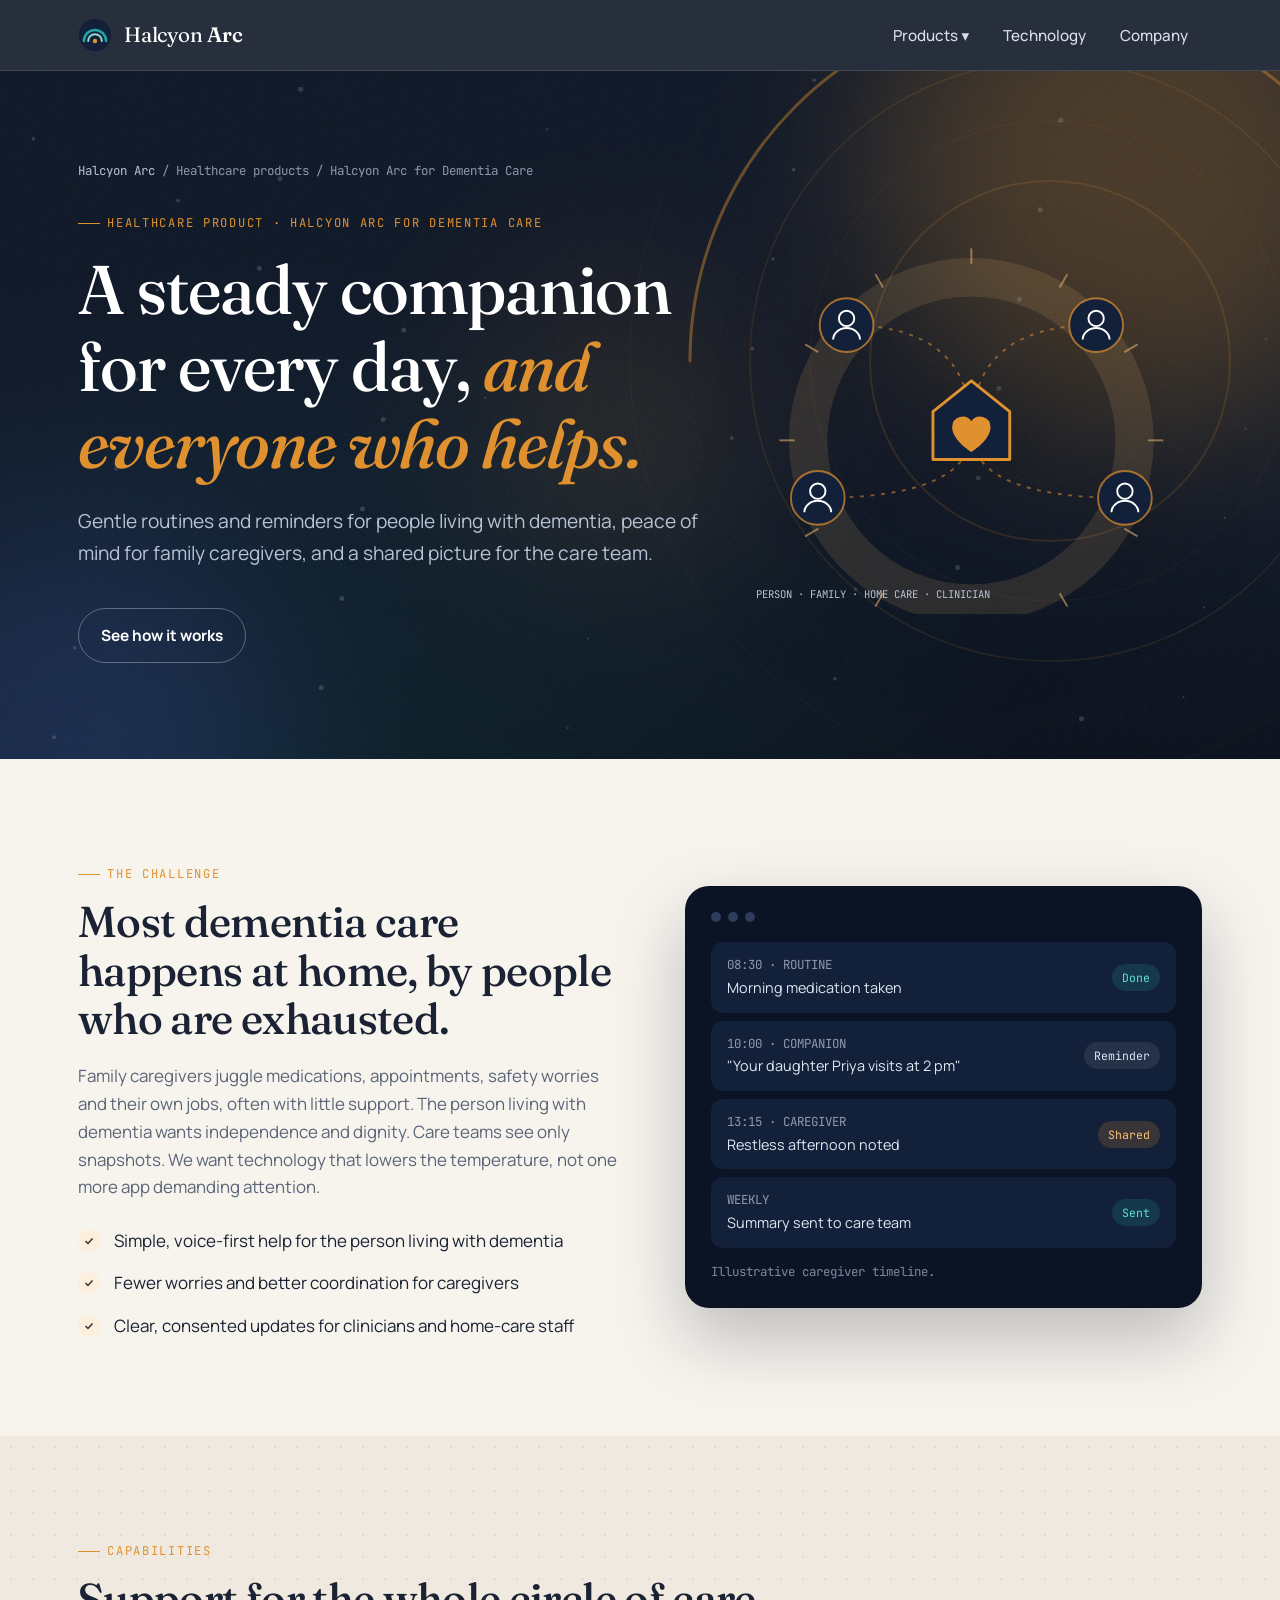
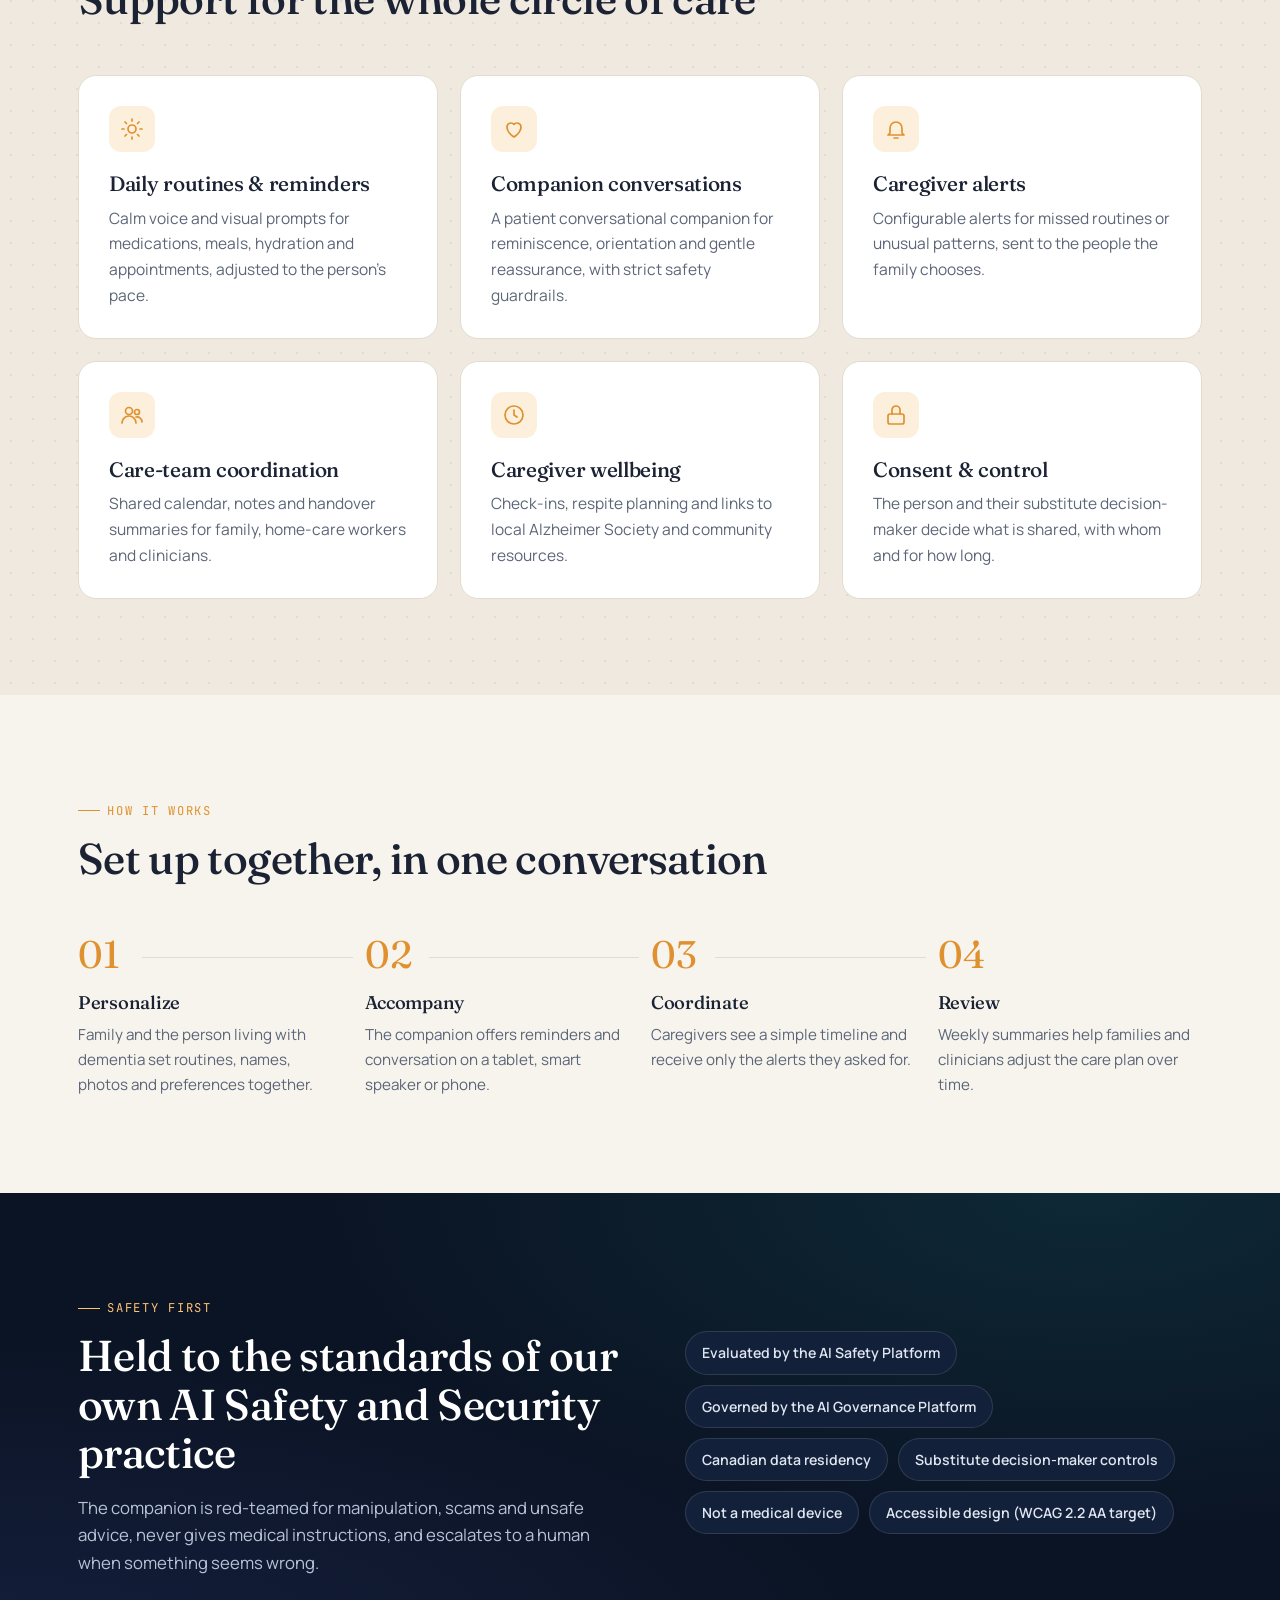
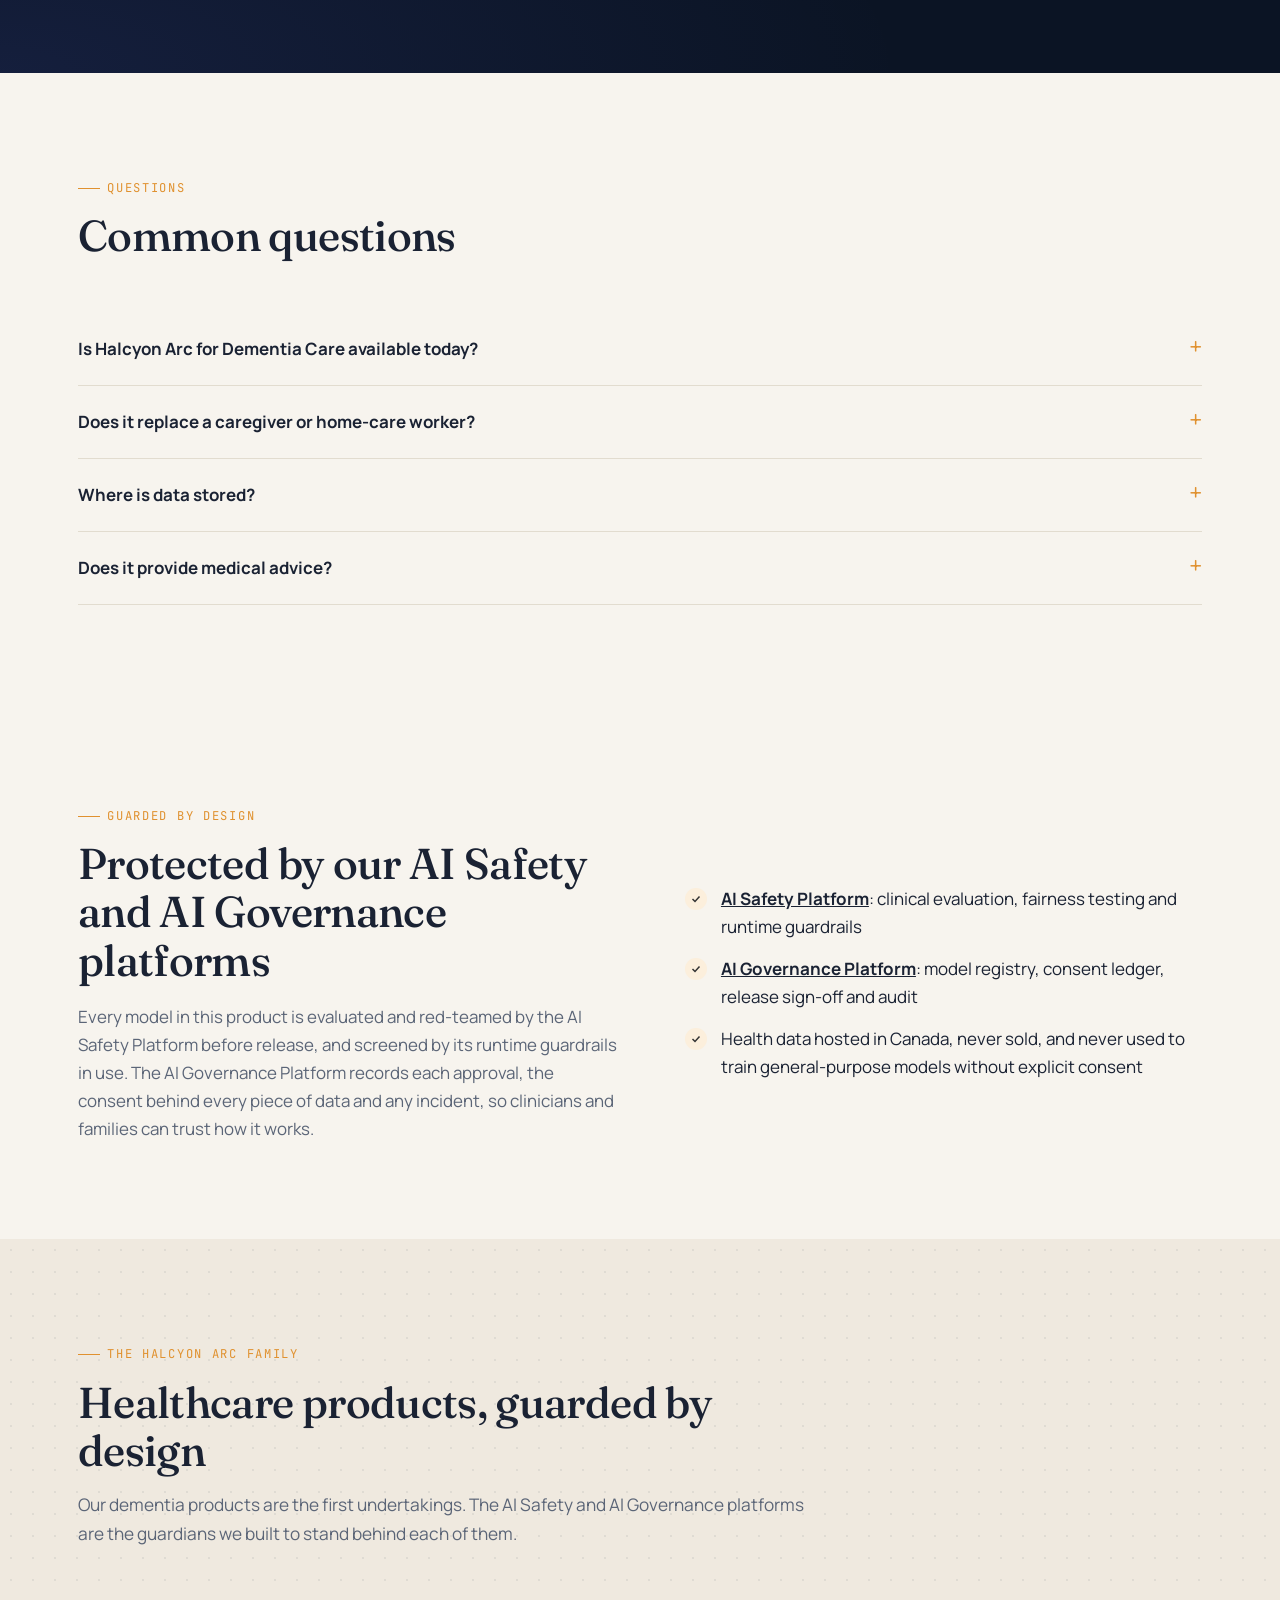
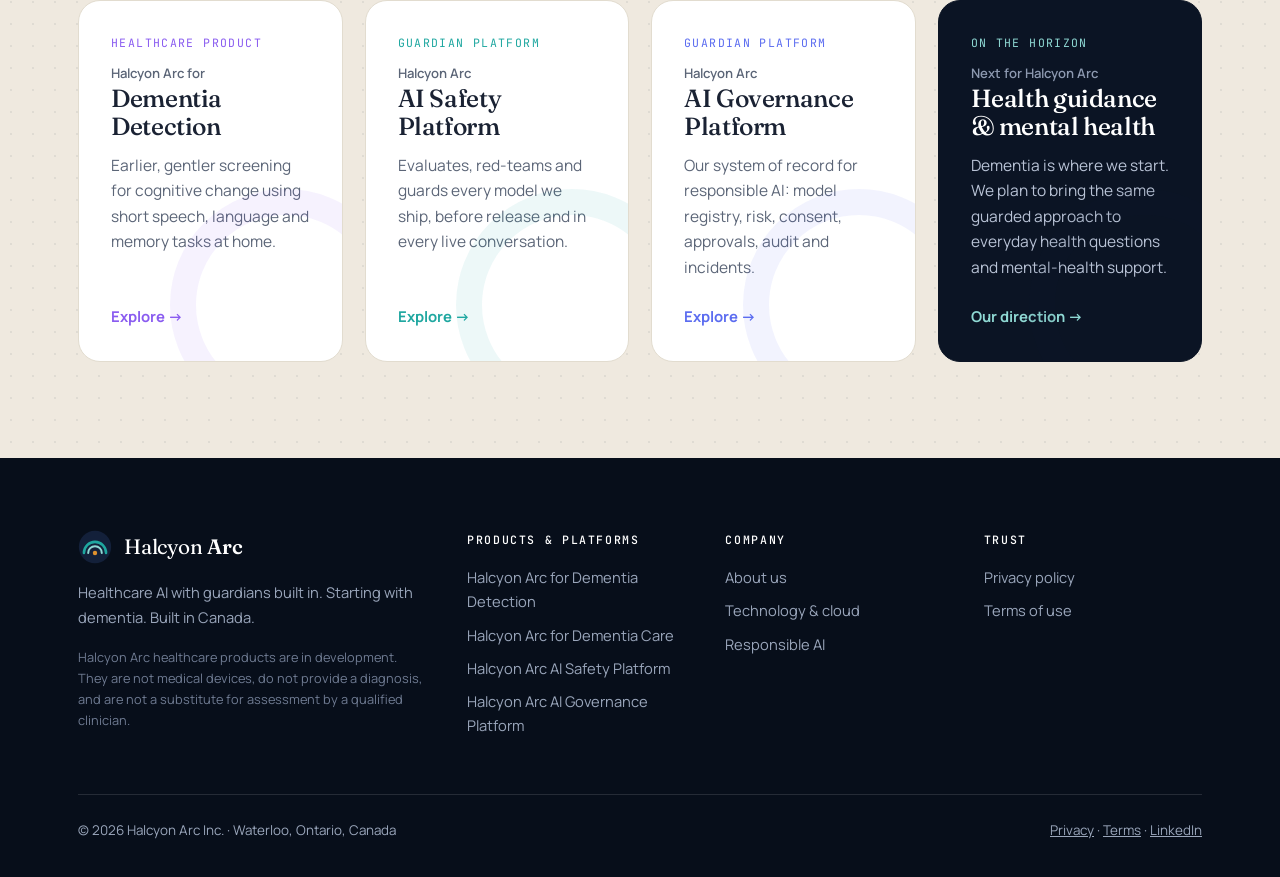
<file: dementia-care.html>
<!DOCTYPE html>
<html lang="en-CA"><head>
<meta charset="utf-8"><meta name="viewport" content="width=device-width,initial-scale=1">
<title>Halcyon Arc for Dementia Care | Companion & Caregiver Support (In Development)</title>
<meta name="description" content="A privacy-first companion for people living with dementia, with caregiver alerts and care-team coordination. In development, built in Canada.">
<meta property="og:title" content="Halcyon Arc for Dementia Care | Companion &amp; Caregiver Support (In Development)"><meta property="og:description" content="A privacy-first companion for people living with dementia, with caregiver alerts and care-team coordination. In development, built in Canada."><meta property="og:type" content="website"><meta property="og:url" content="https://halcyonarc.ca/dementia-care.html">
<link rel="canonical" href="https://halcyonarc.ca/dementia-care.html">
<link rel="icon" href="data:image/svg+xml,<svg viewBox='0 0 40 40' aria-hidden='true'><circle cx='20' cy='20' r='19' fill='%2313203a'/><path d='M7 27a13 13 0 0126 0' fill='none' stroke='%231fa7a0' stroke-width='3' stroke-linecap='round'/><path d='M12 27a8 8 0 0116 0' fill='none' stroke='%238fd9d4' stroke-width='2.4' stroke-linecap='round'/><circle cx='20' cy='27' r='2.6' fill='%23e0912f'/></svg>">
<link rel="preconnect" href="https://fonts.googleapis.com"><link rel="preconnect" href="https://fonts.gstatic.com" crossorigin>
<link href="https://fonts.googleapis.com/css2?family=Fraunces:ital,opsz,wght@0,9..144,400;0,9..144,500;0,9..144,600;1,9..144,400;1,9..144,500&family=JetBrains+Mono:wght@400;500&family=Manrope:wght@400;500;600;700&display=swap" rel="stylesheet">
<link rel="stylesheet" href="assets/site.css">
<script type="application/ld+json">{"@context":"https://schema.org","@type":"Organization","name":"Halcyon Arc Inc.","url":"https://halcyonarc.ca","foundingDate":"2026","address":{"@type":"PostalAddress","addressLocality":"Waterloo","addressRegion":"ON","addressCountry":"CA"}}</script>
</head><body class="p-care">
<header class="site-header"><div class="wrap nav">
<a class="brand" href="index.html"><svg viewBox="0 0 40 40" aria-hidden="true"><circle cx="20" cy="20" r="19" fill="#13203a"/>
<path d="M7 27a13 13 0 0126 0" fill="none" stroke="#1fa7a0" stroke-width="3" stroke-linecap="round"/>
<path d="M12 27a8 8 0 0116 0" fill="none" stroke="#8fd9d4" stroke-width="2.4" stroke-linecap="round"/>
<circle cx="20" cy="27" r="2.6" fill="#e0912f"/></svg><span>Halcyon <b>Arc</b></span></a>
<button class="burger" aria-label="Open menu" aria-expanded="false"><svg width="26" height="26" viewBox="0 0 24 24" fill="none" stroke="currentColor" stroke-width="2"><path d="M4 7h16M4 12h16M4 17h16"/></svg></button>
<ul class="nav-links">
<li class="has-menu"><button aria-expanded="false">Products ▾</button><div class="menu"><div class="group">Healthcare products · first undertakings</div><a href="dementia-detection.html"><i class="dot" style="background:#8a5cf0"></i><div><strong>Halcyon Arc for Dementia Detection</strong><span>Gentle at-home screening for cognitive change.</span></div></a><a href="dementia-care.html"><i class="dot" style="background:#e0912f"></i><div><strong>Halcyon Arc for Dementia Care</strong><span>A calm companion for people, families and care teams.</span></div></a><div class="group">Guardian platforms · built in-house</div><a href="ai-safety.html"><i class="dot" style="background:#1fa7a0"></i><div><strong>Halcyon Arc AI Safety Platform</strong><span>Evaluation, red-teaming and runtime guardrails.</span></div></a><a href="ai-governance.html"><i class="dot" style="background:#5b6cf0"></i><div><strong>Halcyon Arc AI Governance Platform</strong><span>Registry, approvals, consent and audit for every model.</span></div></a></div></li>
<li><a href="platform.html">Technology</a></li>
<li><a href="about.html">Company</a></li>
</ul></div></header>
<main><section class="hero sub" style="--accent:#e0912f"><div class="backdrop" aria-hidden="true">
<span class="orb o1" style="background:#e0912f"></span><span class="orb o2"></span><span class="orb o3" style="background:#e0912f"></span>
<svg class="stars" viewBox="0 0 1200 600" preserveAspectRatio="xMidYMid slice"><circle class="twinkle" cx="0" cy="0" r="1.0" fill="#fff" style="animation-delay:0.0s"/><circle class="twinkle" cx="197" cy="113" r="1.6" fill="#fff" style="animation-delay:0.6s"/><circle class="twinkle" cx="394" cy="226" r="2.2" fill="#fff" style="animation-delay:1.2s"/><circle class="twinkle" cx="591" cy="339" r="1.0" fill="#fff" style="animation-delay:1.8s"/><circle class="twinkle" cx="788" cy="452" r="1.6" fill="#fff" style="animation-delay:2.4s"/><circle class="twinkle" cx="985" cy="565" r="2.2" fill="#fff" style="animation-delay:3.0s"/><circle class="twinkle" cx="1182" cy="78" r="1.0" fill="#fff" style="animation-delay:3.6s"/><circle class="twinkle" cx="179" cy="191" r="1.6" fill="#fff" style="animation-delay:4.2s"/><circle class="twinkle" cx="376" cy="304" r="2.2" fill="#fff" style="animation-delay:4.8s"/><circle class="twinkle" cx="573" cy="417" r="1.0" fill="#fff" style="animation-delay:0.0s"/><circle class="twinkle" cx="770" cy="530" r="1.6" fill="#fff" style="animation-delay:0.6s"/><circle class="twinkle" cx="967" cy="43" r="2.2" fill="#fff" style="animation-delay:1.2s"/><circle class="twinkle" cx="1164" cy="156" r="1.0" fill="#fff" style="animation-delay:1.8s"/><circle class="twinkle" cx="161" cy="269" r="1.6" fill="#fff" style="animation-delay:2.4s"/><circle class="twinkle" cx="358" cy="382" r="2.2" fill="#fff" style="animation-delay:3.0s"/><circle class="twinkle" cx="555" cy="495" r="1.0" fill="#fff" style="animation-delay:3.6s"/><circle class="twinkle" cx="752" cy="8" r="1.6" fill="#fff" style="animation-delay:4.2s"/><circle class="twinkle" cx="949" cy="121" r="2.2" fill="#fff" style="animation-delay:4.8s"/><circle class="twinkle" cx="1146" cy="234" r="1.0" fill="#fff" style="animation-delay:0.0s"/><circle class="twinkle" cx="143" cy="347" r="1.6" fill="#fff" style="animation-delay:0.6s"/><circle class="twinkle" cx="340" cy="460" r="2.2" fill="#fff" style="animation-delay:1.2s"/><circle class="twinkle" cx="537" cy="573" r="1.0" fill="#fff" style="animation-delay:1.8s"/><circle class="twinkle" cx="734" cy="86" r="1.6" fill="#fff" style="animation-delay:2.4s"/><circle class="twinkle" cx="931" cy="199" r="2.2" fill="#fff" style="animation-delay:3.0s"/><circle class="twinkle" cx="1128" cy="312" r="1.0" fill="#fff" style="animation-delay:3.6s"/><circle class="twinkle" cx="125" cy="425" r="1.6" fill="#fff" style="animation-delay:4.2s"/><circle class="twinkle" cx="322" cy="538" r="2.2" fill="#fff" style="animation-delay:4.8s"/><circle class="twinkle" cx="519" cy="51" r="1.0" fill="#fff" style="animation-delay:0.0s"/><circle class="twinkle" cx="716" cy="164" r="1.6" fill="#fff" style="animation-delay:0.6s"/><circle class="twinkle" cx="913" cy="277" r="2.2" fill="#fff" style="animation-delay:1.2s"/><circle class="twinkle" cx="1110" cy="390" r="1.0" fill="#fff" style="animation-delay:1.8s"/><circle class="twinkle" cx="107" cy="503" r="1.6" fill="#fff" style="animation-delay:2.4s"/><circle class="twinkle" cx="304" cy="16" r="2.2" fill="#fff" style="animation-delay:3.0s"/><circle class="twinkle" cx="501" cy="129" r="1.0" fill="#fff" style="animation-delay:3.6s"/><circle class="twinkle" cx="698" cy="242" r="1.6" fill="#fff" style="animation-delay:4.2s"/><circle class="twinkle" cx="895" cy="355" r="2.2" fill="#fff" style="animation-delay:4.8s"/><circle class="twinkle" cx="1092" cy="468" r="1.0" fill="#fff" style="animation-delay:0.0s"/><circle class="twinkle" cx="89" cy="581" r="1.6" fill="#fff" style="animation-delay:0.6s"/><circle class="twinkle" cx="286" cy="94" r="2.2" fill="#fff" style="animation-delay:1.2s"/><circle class="twinkle" cx="483" cy="207" r="1.0" fill="#fff" style="animation-delay:1.8s"/><circle class="twinkle" cx="680" cy="320" r="1.6" fill="#fff" style="animation-delay:2.4s"/><circle class="twinkle" cx="877" cy="433" r="2.2" fill="#fff" style="animation-delay:3.0s"/><circle class="twinkle" cx="1074" cy="546" r="1.0" fill="#fff" style="animation-delay:3.6s"/><circle class="twinkle" cx="71" cy="59" r="1.6" fill="#fff" style="animation-delay:4.2s"/><circle class="twinkle" cx="268" cy="172" r="2.2" fill="#fff" style="animation-delay:4.8s"/><circle class="twinkle" cx="465" cy="285" r="1.0" fill="#fff" style="animation-delay:0.0s"/></svg>
</div><svg class="arcs" viewBox="0 0 900 900" aria-hidden="true"><g class="rot" style="--o:450px 450px;animation:spin 160s linear infinite"><circle cx="450" cy="450" r="420" fill="none" stroke="#e0912f" stroke-opacity="0.1" stroke-width="1" stroke-dasharray="0"/><circle cx="450" cy="450" r="360" fill="none" stroke="#e0912f" stroke-opacity="0.16" stroke-width="1" stroke-dasharray="2 10"/><circle cx="450" cy="450" r="300" fill="none" stroke="#e0912f" stroke-opacity="0.22" stroke-width="1.5" stroke-dasharray="0"/><circle cx="450" cy="450" r="240" fill="none" stroke="#e0912f" stroke-opacity="0.12" stroke-width="1" stroke-dasharray="0"/><circle cx="450" cy="450" r="180" fill="none" stroke="#e0912f" stroke-opacity="0.28" stroke-width="2" stroke-dasharray="0"/><circle cx="450" cy="450" r="120" fill="none" stroke="#e0912f" stroke-opacity="0.14" stroke-width="1" stroke-dasharray="3 8"/></g>
<path d="M90 450a360 360 0 01720 0" fill="none" stroke="#e0912f" stroke-width="3" stroke-linecap="round" stroke-opacity=".75"/>
<circle cx="810" cy="450" r="7" fill="#e0912f"/></svg><div class="wrap hero-grid"><div>
<div class="crumb"><a href="index.html">Halcyon Arc</a> / Healthcare products / Halcyon Arc for Dementia Care</div>
<span class="eyebrow">Healthcare product · Halcyon Arc for Dementia Care</span>
<h1 style="margin-top:18px">A steady companion for every day, <em>and everyone who helps.</em></h1>
<p class="lede">Gentle routines and reminders for people living with dementia, peace of mind for family caregivers, and a shared picture for the care team.</p>
<div class="hero-actions"><a class="btn btn-ghost" href="#how">See how it works</a></div>
</div><div class="art-wrap" style="color:#e0912f"><svg class="hero-art" viewBox="0 0 480 420" role="img" aria-label="A home with a beating heart, connected to the people in the circle of care">
<g class="rot" style="--o:240px 240px;animation:spin 40s linear infinite"><g stroke="#ffc277" stroke-opacity=".5" stroke-width="2"><line x1="240" y1="40" x2="240" y2="56" transform="rotate(0 240 240)"/><line x1="240" y1="40" x2="240" y2="56" transform="rotate(30 240 240)"/><line x1="240" y1="40" x2="240" y2="56" transform="rotate(60 240 240)"/><line x1="240" y1="40" x2="240" y2="56" transform="rotate(90 240 240)"/><line x1="240" y1="40" x2="240" y2="56" transform="rotate(120 240 240)"/><line x1="240" y1="40" x2="240" y2="56" transform="rotate(150 240 240)"/><line x1="240" y1="40" x2="240" y2="56" transform="rotate(180 240 240)"/><line x1="240" y1="40" x2="240" y2="56" transform="rotate(210 240 240)"/><line x1="240" y1="40" x2="240" y2="56" transform="rotate(240 240 240)"/><line x1="240" y1="40" x2="240" y2="56" transform="rotate(270 240 240)"/><line x1="240" y1="40" x2="240" y2="56" transform="rotate(300 240 240)"/><line x1="240" y1="40" x2="240" y2="56" transform="rotate(330 240 240)"/></g></g>
<circle cx="240" cy="240" r="170" fill="none" stroke="#ffc277" stroke-opacity=".12" stroke-width="40"/>
<path class="draw" d="M70 240a170 170 0 01340 0" fill="none" stroke="#ffc277" stroke-width="3" stroke-linecap="round" pathLength="1"/>
<path class="flow" d="M80 300 Q 240 300 240 230" fill="none" stroke="currentColor" stroke-opacity=".55" stroke-width="2" stroke-dasharray="4 7" style="animation-delay:-0.0s"/><path class="flow" d="M400 300 Q 240 300 240 230" fill="none" stroke="currentColor" stroke-opacity=".55" stroke-width="2" stroke-dasharray="4 7" style="animation-delay:-0.5s"/><path class="flow" d="M110 120 Q 240 120 240 230" fill="none" stroke="currentColor" stroke-opacity=".55" stroke-width="2" stroke-dasharray="4 7" style="animation-delay:-1.0s"/><path class="flow" d="M370 120 Q 240 120 240 230" fill="none" stroke="currentColor" stroke-opacity=".55" stroke-width="2" stroke-dasharray="4 7" style="animation-delay:-1.5s"/><g transform="translate(80 300)"><circle r="28" fill="#13203a" stroke="currentColor" stroke-opacity=".7" stroke-width="2"/><circle cy="-7" r="8" fill="none" stroke="#fff" stroke-width="2"/><path d="M-14 15a14 12 0 0128 0" fill="none" stroke="#fff" stroke-width="2"/></g><g transform="translate(400 300)"><circle r="28" fill="#13203a" stroke="currentColor" stroke-opacity=".7" stroke-width="2"/><circle cy="-7" r="8" fill="none" stroke="#fff" stroke-width="2"/><path d="M-14 15a14 12 0 0128 0" fill="none" stroke="#fff" stroke-width="2"/></g><g transform="translate(110 120)"><circle r="28" fill="#13203a" stroke="currentColor" stroke-opacity=".7" stroke-width="2"/><circle cy="-7" r="8" fill="none" stroke="#fff" stroke-width="2"/><path d="M-14 15a14 12 0 0128 0" fill="none" stroke="#fff" stroke-width="2"/></g><g transform="translate(370 120)"><circle r="28" fill="#13203a" stroke="currentColor" stroke-opacity=".7" stroke-width="2"/><circle cy="-7" r="8" fill="none" stroke="#fff" stroke-width="2"/><path d="M-14 15a14 12 0 0128 0" fill="none" stroke="#fff" stroke-width="2"/></g>
<path d="M200 260v-50l40-32 40 32v50z" fill="#13203a" stroke="currentColor" stroke-width="3" stroke-linejoin="round"/>
<path class="beat" d="M240 252s-20-12-20-26a11 11 0 0120-6 11 11 0 0120 6c0 14-20 26-20 26z" fill="currentColor"/>
<g font-family="JetBrains Mono,monospace" font-size="11" fill="#b9c3d6"><text x="16" y="404">PERSON · FAMILY · HOME CARE · CLINICIAN</text></g></svg></div></div></section>
<section><div class="wrap split">
<div class="reveal"><span class="eyebrow">The challenge</span><h2 style="margin-top:14px">Most dementia care happens at home, by people who are exhausted.</h2>
<p class="lede" style="margin-top:18px;font-size:1.06rem">Family caregivers juggle medications, appointments, safety worries and their own jobs, often with little support. The person living with dementia wants independence and dignity. Care teams see only snapshots. We want technology that lowers the temperature, not one more app demanding attention.</p>
<ul class="checks"><li>Simple, voice-first help for the person living with dementia</li><li>Fewer worries and better coordination for caregivers</li><li>Clear, consented updates for clinicians and home-care staff</li></ul></div>
<div class="panel reveal"><div class="bar"><i></i><i></i><i></i></div>
<div class="row"><div><div class="k">08:30 · ROUTINE</div>Morning medication taken</div><span class="pill ok">Done</span></div>
<div class="row"><div><div class="k">10:00 · COMPANION</div>"Your daughter Priya visits at 2 pm"</div><span class="pill">Reminder</span></div>
<div class="row"><div><div class="k">13:15 · CAREGIVER</div>Restless afternoon noted</div><span class="pill warn">Shared</span></div>
<div class="row"><div><div class="k">WEEKLY</div>Summary sent to care team</div><span class="pill ok">Sent</span></div>
<div class="note">Illustrative caregiver timeline.</div></div>
</div></section>
<section class="tint"><div class="wrap"><div class="section-head"><span class="eyebrow">Capabilities</span><h2>Support for the whole circle of care</h2></div>
<div class="grid g3"><div class="card reveal"><div class="icon"><svg viewBox="0 0 24 24" fill="none" stroke="currentColor" stroke-width="1.7" stroke-linecap="round" stroke-linejoin="round"><circle cx="12" cy="12" r="4"/><path d="M12 2v2M12 20v2M2 12h2M20 12h2M5 5l1.5 1.5M17.5 17.5L19 19M5 19l1.5-1.5M17.5 6.5L19 5"/></svg></div><h3>Daily routines & reminders</h3><p>Calm voice and visual prompts for medications, meals, hydration and appointments, adjusted to the person's pace.</p></div><div class="card reveal"><div class="icon"><svg viewBox="0 0 24 24" fill="none" stroke="currentColor" stroke-width="1.7" stroke-linecap="round" stroke-linejoin="round"><path d="M12 20s-7-4.5-7-10a4 4 0 017-2.6A4 4 0 0119 10c0 5.5-7 10-7 10z"/></svg></div><h3>Companion conversations</h3><p>A patient conversational companion for reminiscence, orientation and gentle reassurance, with strict safety guardrails.</p></div><div class="card reveal"><div class="icon"><svg viewBox="0 0 24 24" fill="none" stroke="currentColor" stroke-width="1.7" stroke-linecap="round" stroke-linejoin="round"><path d="M6 16V11a6 6 0 0112 0v5l2 2H4z"/><path d="M10 21h4"/></svg></div><h3>Caregiver alerts</h3><p>Configurable alerts for missed routines or unusual patterns, sent to the people the family chooses.</p></div><div class="card reveal"><div class="icon"><svg viewBox="0 0 24 24" fill="none" stroke="currentColor" stroke-width="1.7" stroke-linecap="round" stroke-linejoin="round"><circle cx="9" cy="8" r="3.5"/><path d="M2 20a7 7 0 0114 0"/><circle cx="17" cy="9" r="2.5"/><path d="M16 14a5 5 0 016 5"/></svg></div><h3>Care-team coordination</h3><p>Shared calendar, notes and handover summaries for family, home-care workers and clinicians.</p></div><div class="card reveal"><div class="icon"><svg viewBox="0 0 24 24" fill="none" stroke="currentColor" stroke-width="1.7" stroke-linecap="round" stroke-linejoin="round"><circle cx="12" cy="12" r="9"/><path d="M12 7v5l3 2"/></svg></div><h3>Caregiver wellbeing</h3><p>Check-ins, respite planning and links to local Alzheimer Society and community resources.</p></div><div class="card reveal"><div class="icon"><svg viewBox="0 0 24 24" fill="none" stroke="currentColor" stroke-width="1.7" stroke-linecap="round" stroke-linejoin="round"><rect x="4" y="11" width="16" height="10" rx="2"/><path d="M8 11V7a4 4 0 018 0v4"/></svg></div><h3>Consent & control</h3><p>The person and their substitute decision-maker decide what is shared, with whom and for how long.</p></div></div>
</div></section>
<section id="how"><div class="wrap"><div class="section-head"><span class="eyebrow">How it works</span><h2>Set up together, in one conversation</h2></div>
<div class="steps"><div class="step reveal"><h3>Personalize</h3><p>Family and the person living with dementia set routines, names, photos and preferences together.</p></div><div class="step reveal"><h3>Accompany</h3><p>The companion offers reminders and conversation on a tablet, smart speaker or phone.</p></div><div class="step reveal"><h3>Coordinate</h3><p>Caregivers see a simple timeline and receive only the alerts they asked for.</p></div><div class="step reveal"><h3>Review</h3><p>Weekly summaries help families and clinicians adjust the care plan over time.</p></div></div>
</div></section>
<section class="dark"><div class="wrap split"><div><span class="eyebrow" style="color:#ffc277">Safety first</span><h2 style="margin-top:14px">Held to the standards of our own AI Safety and Security practice</h2>
<p class="lede" style="margin-top:16px;font-size:1.05rem">The companion is red-teamed for manipulation, scams and unsafe advice, never gives medical instructions, and escalates to a human when something seems wrong.</p></div>
<div class="chips"><span class="chip">Evaluated by the AI Safety Platform</span><span class="chip">Governed by the AI Governance Platform</span><span class="chip">Canadian data residency</span><span class="chip">Substitute decision-maker controls</span><span class="chip">Not a medical device</span><span class="chip">Accessible design (WCAG 2.2 AA target)</span></div></div></section>
<section><div class="wrap"><div class="section-head"><span class="eyebrow">Questions</span><h2>Common questions</h2></div>
<details><summary>Is Halcyon Arc for Dementia Care available today?</summary><p>It is in development. We are working with a small group of families and care organizations as design partners. Contact us to join the waitlist.</p></details>
<details><summary>Does it replace a caregiver or home-care worker?</summary><p>No. It is designed to support people, to reduce routine burden and improve coordination, not to replace human care.</p></details>
<details><summary>Where is data stored?</summary><p>In Canadian cloud regions, encrypted in transit and at rest. We do not sell personal information. See our <a href="privacy.html">privacy policy</a>.</p></details>
<details><summary>Does it provide medical advice?</summary><p>No. The companion will not give medical instructions and directs medical questions to the person's care team or emergency services where appropriate.</p></details>
</div></section>
<section><div class="wrap split"><div class="reveal"><span class="eyebrow">Guarded by design</span><h2 style="margin-top:14px">Protected by our AI Safety and AI Governance platforms</h2><p class="lede" style="margin-top:18px;font-size:1.06rem">Every model in this product is evaluated and red-teamed by the AI Safety Platform before release, and screened by its runtime guardrails in use. The AI Governance Platform records each approval, the consent behind every piece of data and any incident, so clinicians and families can trust how it works.</p></div><div><ul class="checks"><li><span><a href="ai-safety.html"><strong>AI Safety Platform</strong></a>: clinical evaluation, fairness testing and runtime guardrails</span></li><li><span><a href="ai-governance.html"><strong>AI Governance Platform</strong></a>: model registry, consent ledger, release sign-off and audit</span></li><li><span>Health data hosted in Canada, never sold, and never used to train general-purpose models without explicit consent</span></li></ul></div></div></section><section class="tint"><div class="wrap"><div class="section-head"><span class="eyebrow">The Halcyon Arc family</span><h2>Healthcare products, guarded by design</h2><p>Our dementia products are the first undertakings. The AI Safety and AI Governance platforms are the guardians we built to stand behind each of them.</p></div><div class="grid g4"><a class="pcard reveal" style="--c:#8a5cf0;min-height:250px" href="dementia-detection.html"><span class="tag">Healthcare product</span><h3><small>Halcyon Arc for</small>Dementia Detection</h3><p>Earlier, gentler screening for cognitive change using short speech, language and memory tasks at home.</p><span class="more arrow">Explore </span></a><a class="pcard reveal" style="--c:#1fa7a0;min-height:250px" href="ai-safety.html"><span class="tag">Guardian platform</span><h3><small>Halcyon Arc</small>AI Safety Platform</h3><p>Evaluates, red-teams and guards every model we ship, before release and in every live conversation.</p><span class="more arrow">Explore </span></a><a class="pcard reveal" style="--c:#5b6cf0;min-height:250px" href="ai-governance.html"><span class="tag">Guardian platform</span><h3><small>Halcyon Arc</small>AI Governance Platform</h3><p>Our system of record for responsible AI: model registry, risk, consent, approvals, audit and incidents.</p><span class="more arrow">Explore </span></a><div class="pcard reveal" style="--c:#13203a;background:var(--ink);color:#fff;border-color:var(--ink);min-height:250px"><span class="tag" style="color:#8fd9d4">On the horizon</span><h3 style="color:#fff"><small style="color:#8d99b0">Next for Halcyon Arc</small>Health guidance &amp; mental health</h3><p style="color:#b9c3d6">Dementia is where we start. We plan to bring the same guarded approach to everyday health questions and mental-health support.</p><a href="about.html" class="more arrow" style="color:#8fd9d4;text-decoration:none">Our direction </a></div></div></div></section></main>
<footer class="site-footer"><div class="wrap">
<div class="foot">
<div><a class="brand" href="index.html"><svg viewBox="0 0 40 40" aria-hidden="true"><circle cx="20" cy="20" r="19" fill="#13203a"/>
<path d="M7 27a13 13 0 0126 0" fill="none" stroke="#1fa7a0" stroke-width="3" stroke-linecap="round"/>
<path d="M12 27a8 8 0 0116 0" fill="none" stroke="#8fd9d4" stroke-width="2.4" stroke-linecap="round"/>
<circle cx="20" cy="27" r="2.6" fill="#e0912f"/></svg><span>Halcyon <b>Arc</b></span></a>
<p>Healthcare AI with guardians built in. Starting with dementia. Built in Canada.</p>
<p class="disclaimer">Halcyon Arc healthcare products are in development. They are not medical devices, do not provide a diagnosis, and are not a substitute for assessment by a qualified clinician.</p></div>
<div><h4>Products &amp; platforms</h4><ul><li><a href="dementia-detection.html">Halcyon Arc for Dementia Detection</a></li><li><a href="dementia-care.html">Halcyon Arc for Dementia Care</a></li><li><a href="ai-safety.html">Halcyon Arc AI Safety Platform</a></li><li><a href="ai-governance.html">Halcyon Arc AI Governance Platform</a></li></ul></div>
<div><h4>Company</h4><ul><li><a href="about.html">About us</a></li><li><a href="platform.html">Technology &amp; cloud</a></li><li><a href="about.html#responsible-ai">Responsible AI</a></li></ul></div>
<div><h4>Trust</h4><ul><li><a href="privacy.html">Privacy policy</a></li><li><a href="terms.html">Terms of use</a></li></ul></div>
</div>
<div class="foot-bottom"><span>© <span id="year">2026</span> Halcyon Arc Inc. · Waterloo, Ontario, Canada</span><span><a href="privacy.html">Privacy</a> · <a href="terms.html">Terms</a> · <a href="https://www.linkedin.com/company/halcyon-arc">LinkedIn</a></span></div>
</div></footer>
<script src="assets/site.js"></script>
</body></html>
</file>
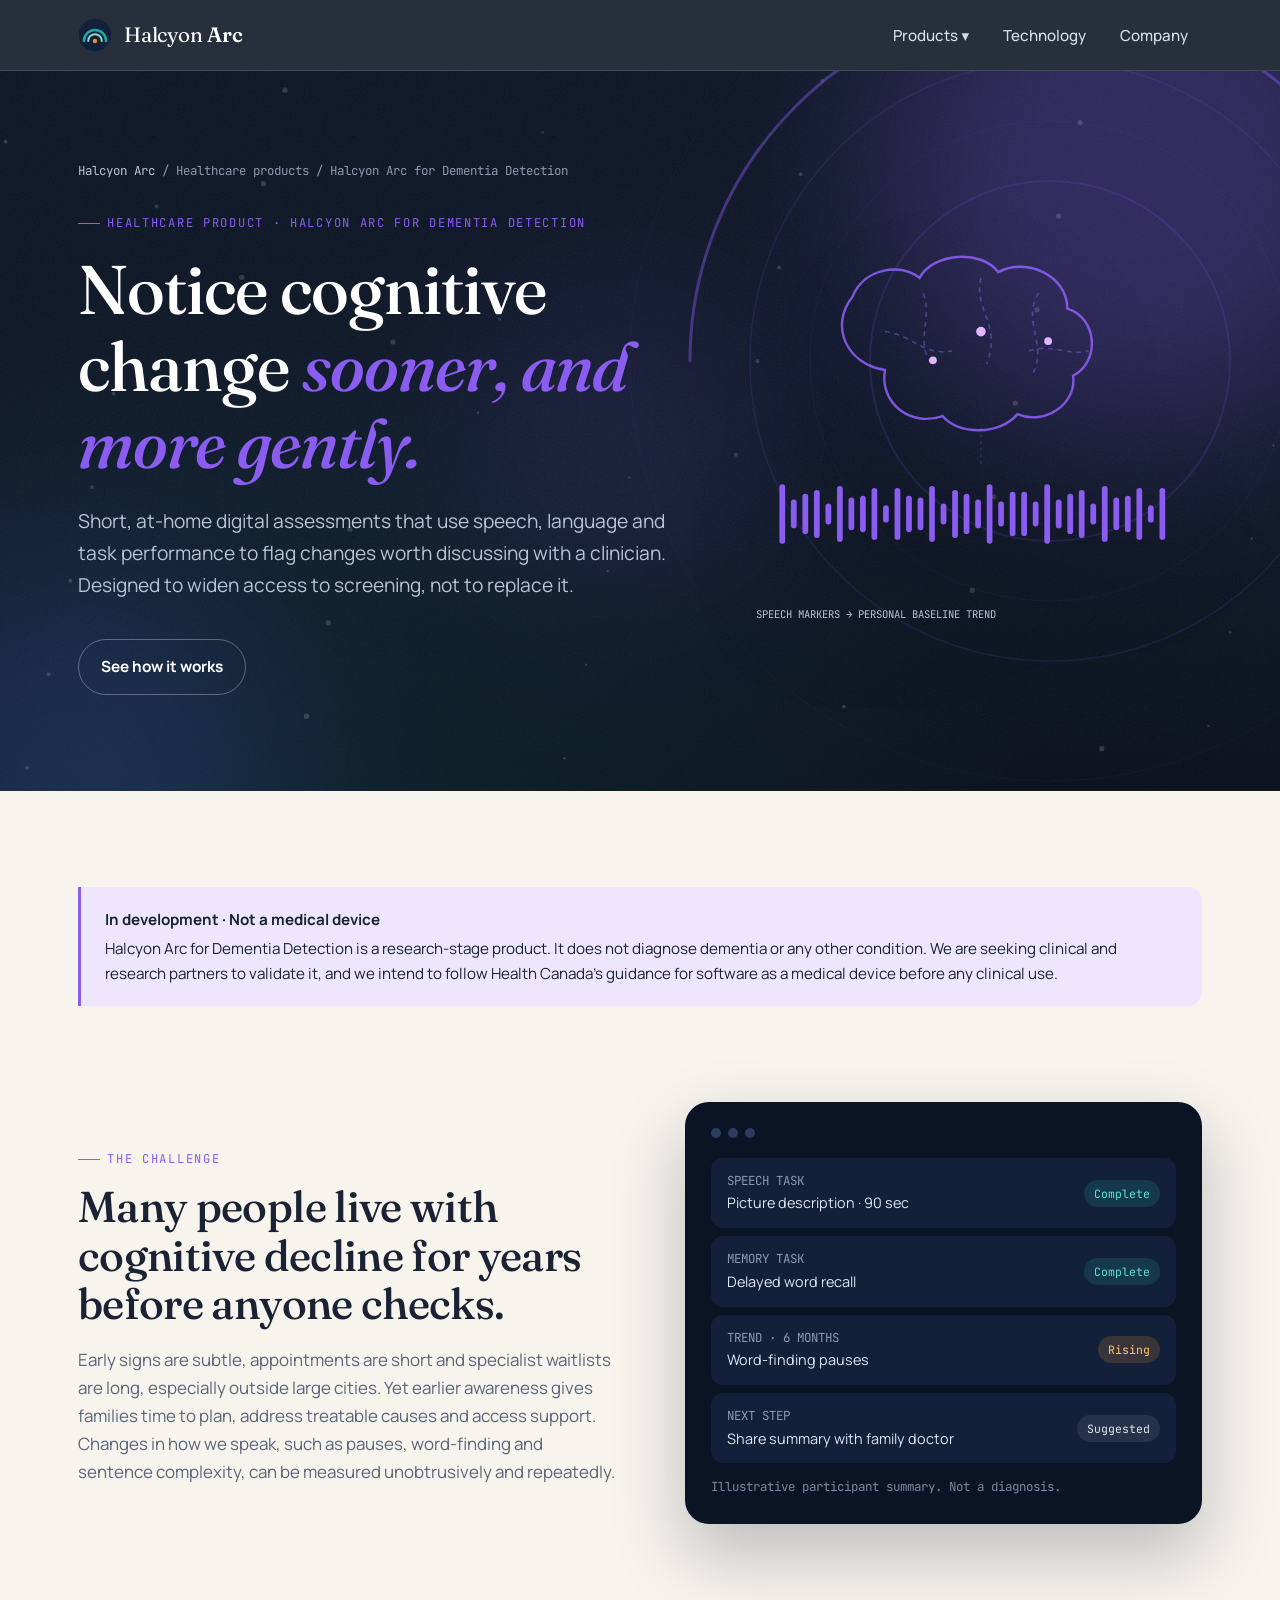
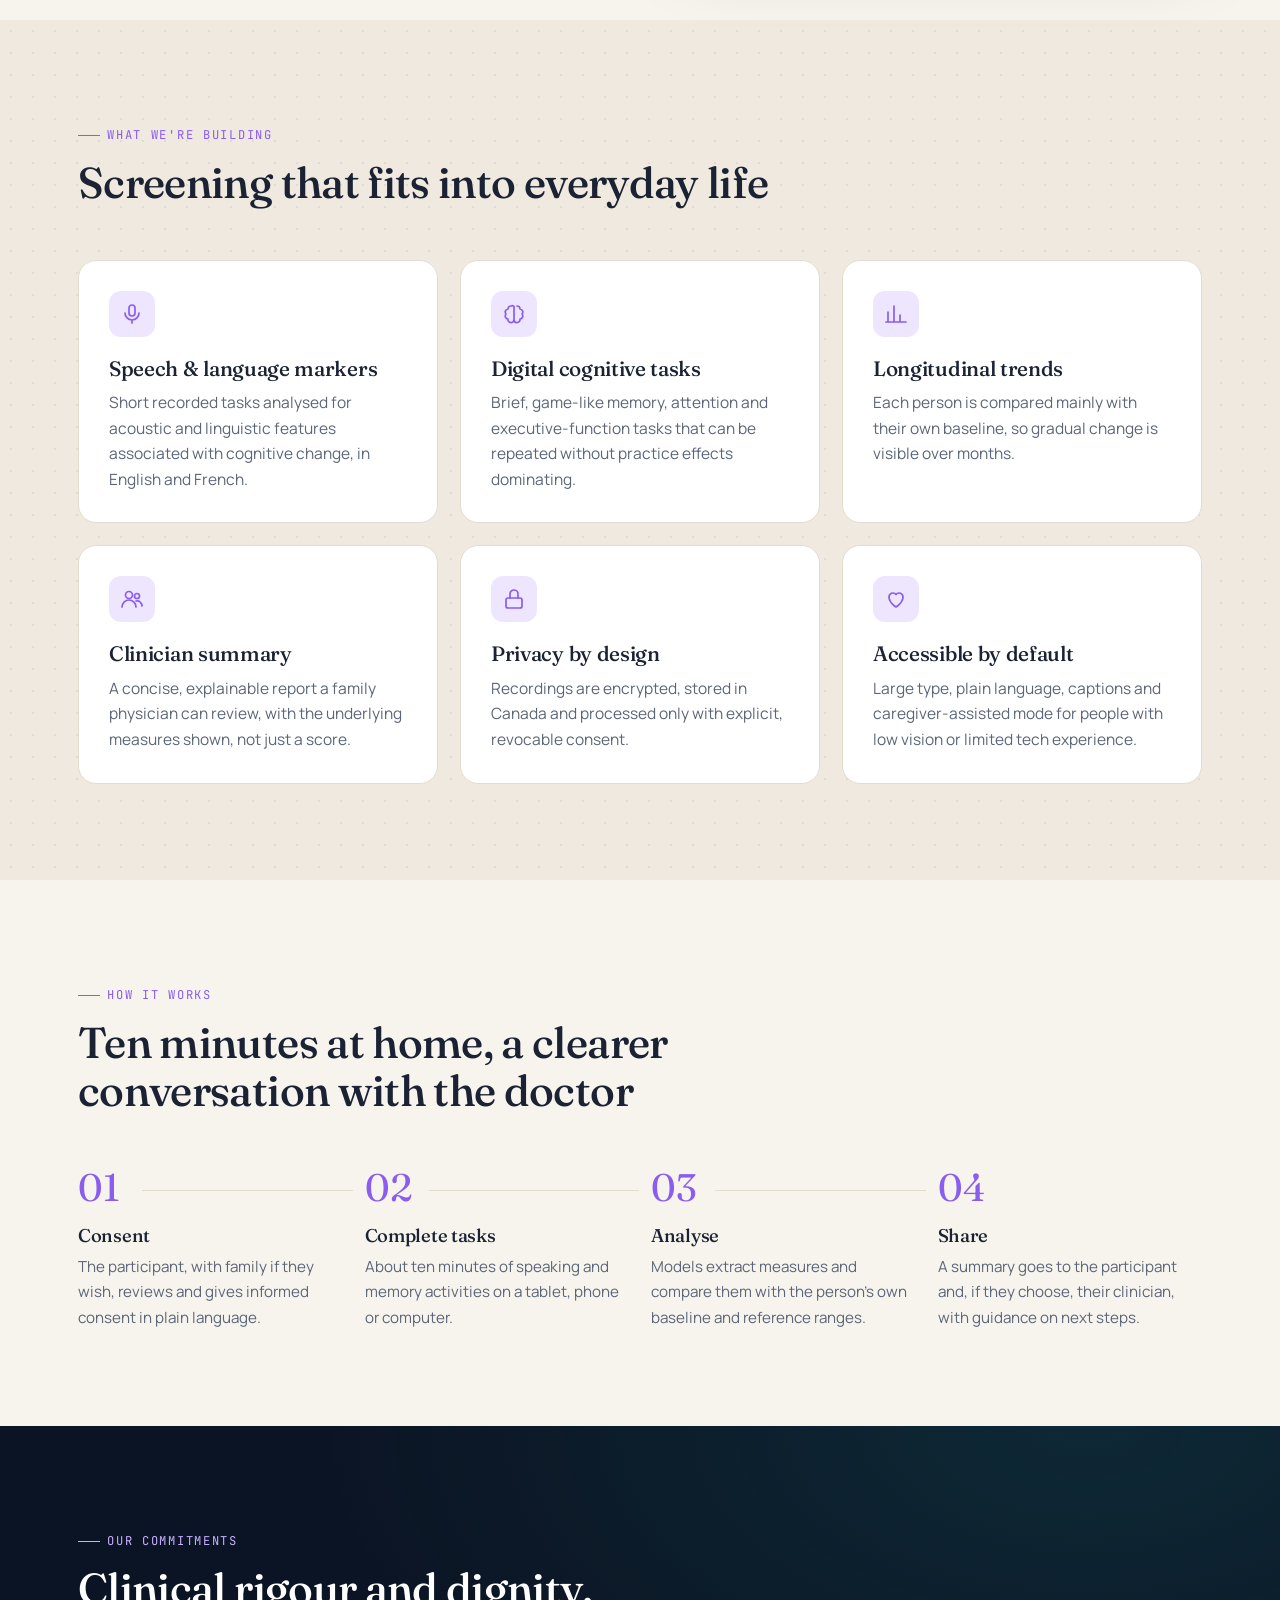
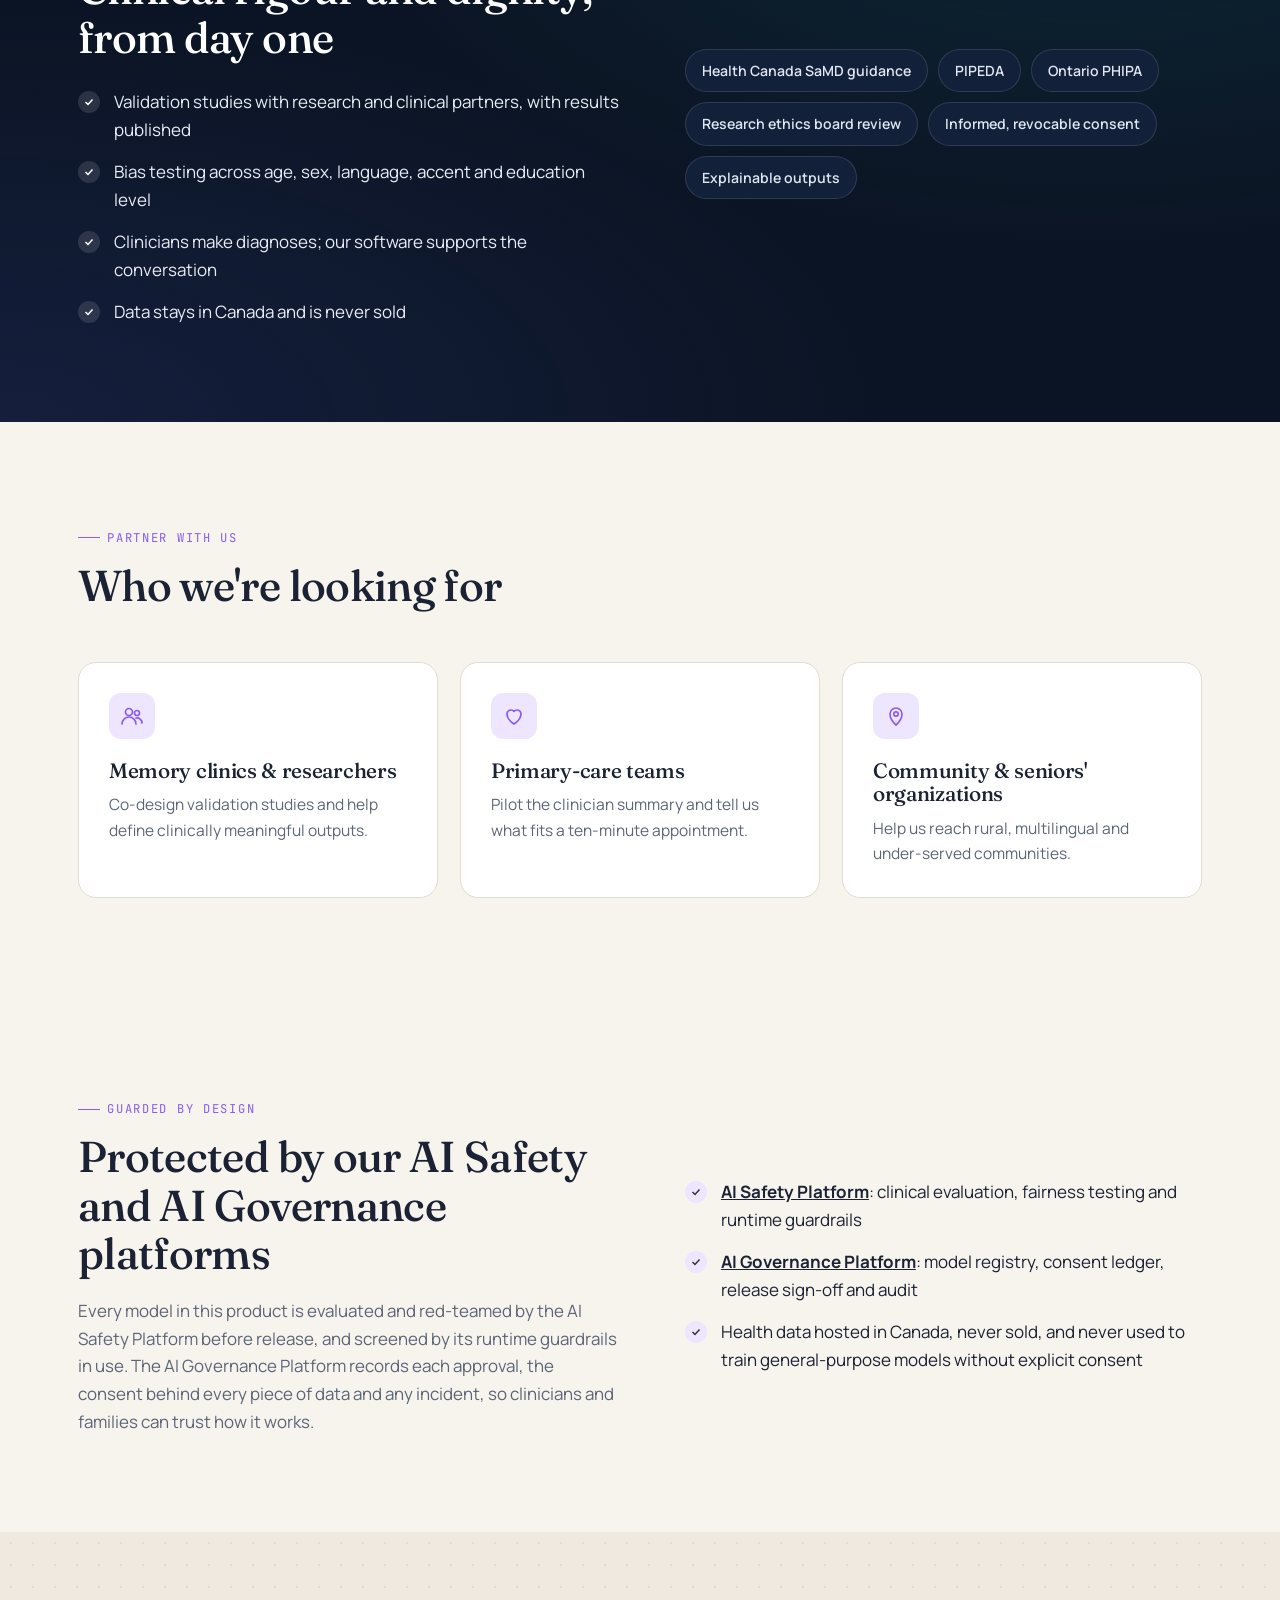
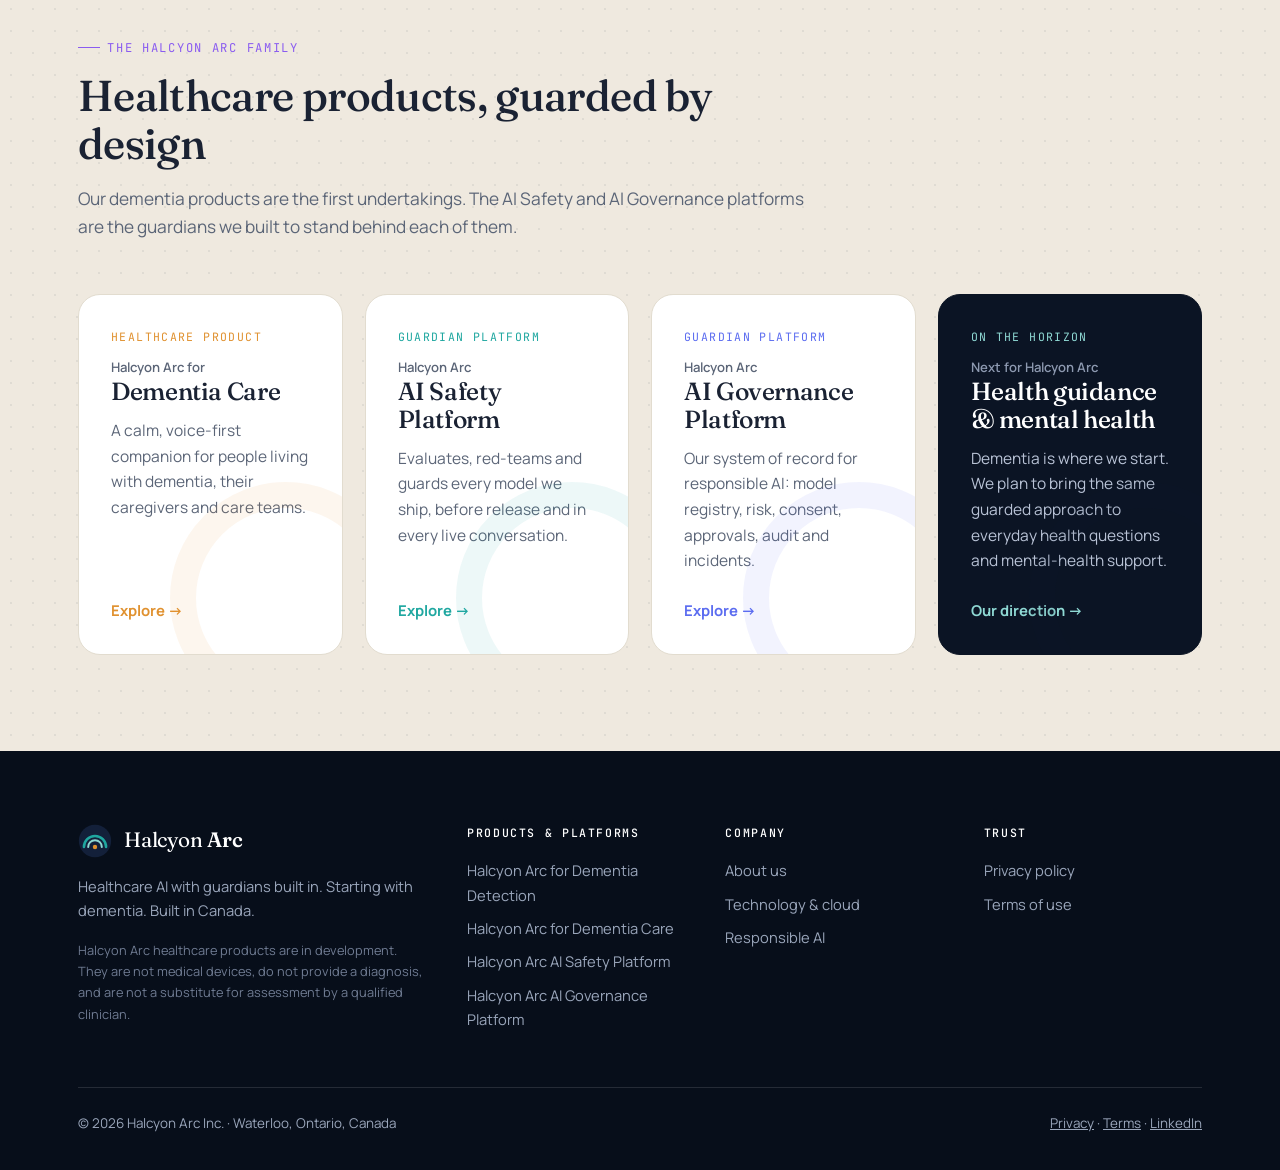
<file: dementia-detection.html>
<!DOCTYPE html>
<html lang="en-CA"><head>
<meta charset="utf-8"><meta name="viewport" content="width=device-width,initial-scale=1">
<title>Halcyon Arc for Dementia Detection | Speech-Based Cognitive Screening (In Development)</title>
<meta name="description" content="Research-stage digital screening for cognitive change using speech, language and cognitive tasks. Privacy-first, Canadian-hosted, built to support clinicians.">
<meta property="og:title" content="Halcyon Arc for Dementia Detection | Speech-Based Cognitive Screening (In Development)"><meta property="og:description" content="Research-stage digital screening for cognitive change using speech, language and cognitive tasks. Privacy-first, Canadian-hosted, built to support clinicians."><meta property="og:type" content="website"><meta property="og:url" content="https://halcyonarc.ca/dementia-detection.html">
<link rel="canonical" href="https://halcyonarc.ca/dementia-detection.html">
<link rel="icon" href="data:image/svg+xml,<svg viewBox='0 0 40 40' aria-hidden='true'><circle cx='20' cy='20' r='19' fill='%2313203a'/><path d='M7 27a13 13 0 0126 0' fill='none' stroke='%231fa7a0' stroke-width='3' stroke-linecap='round'/><path d='M12 27a8 8 0 0116 0' fill='none' stroke='%238fd9d4' stroke-width='2.4' stroke-linecap='round'/><circle cx='20' cy='27' r='2.6' fill='%23e0912f'/></svg>">
<link rel="preconnect" href="https://fonts.googleapis.com"><link rel="preconnect" href="https://fonts.gstatic.com" crossorigin>
<link href="https://fonts.googleapis.com/css2?family=Fraunces:ital,opsz,wght@0,9..144,400;0,9..144,500;0,9..144,600;1,9..144,400;1,9..144,500&family=JetBrains+Mono:wght@400;500&family=Manrope:wght@400;500;600;700&display=swap" rel="stylesheet">
<link rel="stylesheet" href="assets/site.css">
<script type="application/ld+json">{"@context":"https://schema.org","@type":"Organization","name":"Halcyon Arc Inc.","url":"https://halcyonarc.ca","foundingDate":"2026","address":{"@type":"PostalAddress","addressLocality":"Waterloo","addressRegion":"ON","addressCountry":"CA"}}</script>
</head><body class="p-detect">
<header class="site-header"><div class="wrap nav">
<a class="brand" href="index.html"><svg viewBox="0 0 40 40" aria-hidden="true"><circle cx="20" cy="20" r="19" fill="#13203a"/>
<path d="M7 27a13 13 0 0126 0" fill="none" stroke="#1fa7a0" stroke-width="3" stroke-linecap="round"/>
<path d="M12 27a8 8 0 0116 0" fill="none" stroke="#8fd9d4" stroke-width="2.4" stroke-linecap="round"/>
<circle cx="20" cy="27" r="2.6" fill="#e0912f"/></svg><span>Halcyon <b>Arc</b></span></a>
<button class="burger" aria-label="Open menu" aria-expanded="false"><svg width="26" height="26" viewBox="0 0 24 24" fill="none" stroke="currentColor" stroke-width="2"><path d="M4 7h16M4 12h16M4 17h16"/></svg></button>
<ul class="nav-links">
<li class="has-menu"><button aria-expanded="false">Products ▾</button><div class="menu"><div class="group">Healthcare products · first undertakings</div><a href="dementia-detection.html"><i class="dot" style="background:#8a5cf0"></i><div><strong>Halcyon Arc for Dementia Detection</strong><span>Gentle at-home screening for cognitive change.</span></div></a><a href="dementia-care.html"><i class="dot" style="background:#e0912f"></i><div><strong>Halcyon Arc for Dementia Care</strong><span>A calm companion for people, families and care teams.</span></div></a><div class="group">Guardian platforms · built in-house</div><a href="ai-safety.html"><i class="dot" style="background:#1fa7a0"></i><div><strong>Halcyon Arc AI Safety Platform</strong><span>Evaluation, red-teaming and runtime guardrails.</span></div></a><a href="ai-governance.html"><i class="dot" style="background:#5b6cf0"></i><div><strong>Halcyon Arc AI Governance Platform</strong><span>Registry, approvals, consent and audit for every model.</span></div></a></div></li>
<li><a href="platform.html">Technology</a></li>
<li><a href="about.html">Company</a></li>
</ul></div></header>
<main><section class="hero sub" style="--accent:#8a5cf0"><div class="backdrop" aria-hidden="true">
<span class="orb o1" style="background:#8a5cf0"></span><span class="orb o2"></span><span class="orb o3" style="background:#8a5cf0"></span>
<svg class="stars" viewBox="0 0 1200 600" preserveAspectRatio="xMidYMid slice"><circle class="twinkle" cx="0" cy="0" r="1.0" fill="#fff" style="animation-delay:0.0s"/><circle class="twinkle" cx="197" cy="113" r="1.6" fill="#fff" style="animation-delay:0.6s"/><circle class="twinkle" cx="394" cy="226" r="2.2" fill="#fff" style="animation-delay:1.2s"/><circle class="twinkle" cx="591" cy="339" r="1.0" fill="#fff" style="animation-delay:1.8s"/><circle class="twinkle" cx="788" cy="452" r="1.6" fill="#fff" style="animation-delay:2.4s"/><circle class="twinkle" cx="985" cy="565" r="2.2" fill="#fff" style="animation-delay:3.0s"/><circle class="twinkle" cx="1182" cy="78" r="1.0" fill="#fff" style="animation-delay:3.6s"/><circle class="twinkle" cx="179" cy="191" r="1.6" fill="#fff" style="animation-delay:4.2s"/><circle class="twinkle" cx="376" cy="304" r="2.2" fill="#fff" style="animation-delay:4.8s"/><circle class="twinkle" cx="573" cy="417" r="1.0" fill="#fff" style="animation-delay:0.0s"/><circle class="twinkle" cx="770" cy="530" r="1.6" fill="#fff" style="animation-delay:0.6s"/><circle class="twinkle" cx="967" cy="43" r="2.2" fill="#fff" style="animation-delay:1.2s"/><circle class="twinkle" cx="1164" cy="156" r="1.0" fill="#fff" style="animation-delay:1.8s"/><circle class="twinkle" cx="161" cy="269" r="1.6" fill="#fff" style="animation-delay:2.4s"/><circle class="twinkle" cx="358" cy="382" r="2.2" fill="#fff" style="animation-delay:3.0s"/><circle class="twinkle" cx="555" cy="495" r="1.0" fill="#fff" style="animation-delay:3.6s"/><circle class="twinkle" cx="752" cy="8" r="1.6" fill="#fff" style="animation-delay:4.2s"/><circle class="twinkle" cx="949" cy="121" r="2.2" fill="#fff" style="animation-delay:4.8s"/><circle class="twinkle" cx="1146" cy="234" r="1.0" fill="#fff" style="animation-delay:0.0s"/><circle class="twinkle" cx="143" cy="347" r="1.6" fill="#fff" style="animation-delay:0.6s"/><circle class="twinkle" cx="340" cy="460" r="2.2" fill="#fff" style="animation-delay:1.2s"/><circle class="twinkle" cx="537" cy="573" r="1.0" fill="#fff" style="animation-delay:1.8s"/><circle class="twinkle" cx="734" cy="86" r="1.6" fill="#fff" style="animation-delay:2.4s"/><circle class="twinkle" cx="931" cy="199" r="2.2" fill="#fff" style="animation-delay:3.0s"/><circle class="twinkle" cx="1128" cy="312" r="1.0" fill="#fff" style="animation-delay:3.6s"/><circle class="twinkle" cx="125" cy="425" r="1.6" fill="#fff" style="animation-delay:4.2s"/><circle class="twinkle" cx="322" cy="538" r="2.2" fill="#fff" style="animation-delay:4.8s"/><circle class="twinkle" cx="519" cy="51" r="1.0" fill="#fff" style="animation-delay:0.0s"/><circle class="twinkle" cx="716" cy="164" r="1.6" fill="#fff" style="animation-delay:0.6s"/><circle class="twinkle" cx="913" cy="277" r="2.2" fill="#fff" style="animation-delay:1.2s"/><circle class="twinkle" cx="1110" cy="390" r="1.0" fill="#fff" style="animation-delay:1.8s"/><circle class="twinkle" cx="107" cy="503" r="1.6" fill="#fff" style="animation-delay:2.4s"/><circle class="twinkle" cx="304" cy="16" r="2.2" fill="#fff" style="animation-delay:3.0s"/><circle class="twinkle" cx="501" cy="129" r="1.0" fill="#fff" style="animation-delay:3.6s"/><circle class="twinkle" cx="698" cy="242" r="1.6" fill="#fff" style="animation-delay:4.2s"/><circle class="twinkle" cx="895" cy="355" r="2.2" fill="#fff" style="animation-delay:4.8s"/><circle class="twinkle" cx="1092" cy="468" r="1.0" fill="#fff" style="animation-delay:0.0s"/><circle class="twinkle" cx="89" cy="581" r="1.6" fill="#fff" style="animation-delay:0.6s"/><circle class="twinkle" cx="286" cy="94" r="2.2" fill="#fff" style="animation-delay:1.2s"/><circle class="twinkle" cx="483" cy="207" r="1.0" fill="#fff" style="animation-delay:1.8s"/><circle class="twinkle" cx="680" cy="320" r="1.6" fill="#fff" style="animation-delay:2.4s"/><circle class="twinkle" cx="877" cy="433" r="2.2" fill="#fff" style="animation-delay:3.0s"/><circle class="twinkle" cx="1074" cy="546" r="1.0" fill="#fff" style="animation-delay:3.6s"/><circle class="twinkle" cx="71" cy="59" r="1.6" fill="#fff" style="animation-delay:4.2s"/><circle class="twinkle" cx="268" cy="172" r="2.2" fill="#fff" style="animation-delay:4.8s"/><circle class="twinkle" cx="465" cy="285" r="1.0" fill="#fff" style="animation-delay:0.0s"/></svg>
</div><svg class="arcs" viewBox="0 0 900 900" aria-hidden="true"><g class="rot" style="--o:450px 450px;animation:spin 160s linear infinite"><circle cx="450" cy="450" r="420" fill="none" stroke="#8a5cf0" stroke-opacity="0.1" stroke-width="1" stroke-dasharray="0"/><circle cx="450" cy="450" r="360" fill="none" stroke="#8a5cf0" stroke-opacity="0.16" stroke-width="1" stroke-dasharray="2 10"/><circle cx="450" cy="450" r="300" fill="none" stroke="#8a5cf0" stroke-opacity="0.22" stroke-width="1.5" stroke-dasharray="0"/><circle cx="450" cy="450" r="240" fill="none" stroke="#8a5cf0" stroke-opacity="0.12" stroke-width="1" stroke-dasharray="0"/><circle cx="450" cy="450" r="180" fill="none" stroke="#8a5cf0" stroke-opacity="0.28" stroke-width="2" stroke-dasharray="0"/><circle cx="450" cy="450" r="120" fill="none" stroke="#8a5cf0" stroke-opacity="0.14" stroke-width="1" stroke-dasharray="3 8"/></g>
<path d="M90 450a360 360 0 01720 0" fill="none" stroke="#8a5cf0" stroke-width="3" stroke-linecap="round" stroke-opacity=".75"/>
<circle cx="810" cy="450" r="7" fill="#e0912f"/></svg><div class="wrap hero-grid"><div>
<div class="crumb"><a href="index.html">Halcyon Arc</a> / Healthcare products / Halcyon Arc for Dementia Detection</div>
<span class="eyebrow">Healthcare product · Halcyon Arc for Dementia Detection</span>
<h1 style="margin-top:18px">Notice cognitive change <em>sooner, and more gently.</em></h1>
<p class="lede">Short, at-home digital assessments that use speech, language and task performance to flag changes worth discussing with a clinician. Designed to widen access to screening, not to replace it.</p>
<div class="hero-actions"><a class="btn btn-ghost" href="#how">See how it works</a></div>
</div><div class="art-wrap" style="color:#8a5cf0"><svg class="hero-art" viewBox="0 0 480 420" role="img" aria-label="Speech waveform feeding a brain outline and a trend line">
<path d="M150 150c-40-6-58-46-34-76 12-30 50-36 70-20 14-26 64-30 82-6 30-16 72 4 72 38 32 10 34 56 6 70 4 30-30 52-58 40-18 22-62 22-78 2-34 12-66-14-60-48z" fill="none" stroke="currentColor" stroke-width="2.5" stroke-opacity=".9"/>
<path class="flowslow" d="M190 70c10 30-10 50 10 76M250 54c-8 34 22 48 6 90M310 70c-18 30 10 52-6 84M150 110c30 4 40 26 70 20M300 130c24-8 40 6 62 0" fill="none" stroke="currentColor" stroke-opacity=".5" stroke-width="1.6" stroke-dasharray="5 5"/>
<circle class="blink" cx="250" cy="110" r="5" fill="#e0b6ff"/><circle class="blink" cx="200" cy="140" r="4" fill="#e0b6ff" style="animation-delay:.7s"/><circle class="blink" cx="320" cy="120" r="4" fill="#e0b6ff" style="animation-delay:1.4s"/>
<path d="M250 210v40" stroke="currentColor" stroke-opacity=".4" stroke-dasharray="3 4"/>
<rect class="bar" x="40" y="269" width="6" height="62" rx="3" fill="currentColor" style="animation-delay:-0.00s;animation-duration:1.20s"/><rect class="bar" x="52" y="285" width="6" height="30" rx="3" fill="currentColor" style="animation-delay:-0.13s;animation-duration:1.35s"/><rect class="bar" x="64" y="279" width="6" height="42" rx="3" fill="currentColor" style="animation-delay:-0.26s;animation-duration:1.50s"/><rect class="bar" x="76" y="275" width="6" height="50" rx="3" fill="currentColor" style="animation-delay:-0.39s;animation-duration:1.65s"/><rect class="bar" x="88" y="289" width="6" height="22" rx="3" fill="currentColor" style="animation-delay:-0.52s;animation-duration:1.80s"/><rect class="bar" x="100" y="271" width="6" height="58" rx="3" fill="currentColor" style="animation-delay:-0.65s;animation-duration:1.20s"/><rect class="bar" x="112" y="283" width="6" height="34" rx="3" fill="currentColor" style="animation-delay:-0.78s;animation-duration:1.35s"/><rect class="bar" x="124" y="281" width="6" height="38" rx="3" fill="currentColor" style="animation-delay:-0.91s;animation-duration:1.50s"/><rect class="bar" x="136" y="273" width="6" height="54" rx="3" fill="currentColor" style="animation-delay:-1.04s;animation-duration:1.65s"/><rect class="bar" x="148" y="291" width="6" height="18" rx="3" fill="currentColor" style="animation-delay:-1.17s;animation-duration:1.80s"/><rect class="bar" x="160" y="273" width="6" height="54" rx="3" fill="currentColor" style="animation-delay:-1.30s;animation-duration:1.20s"/><rect class="bar" x="172" y="281" width="6" height="38" rx="3" fill="currentColor" style="animation-delay:-1.43s;animation-duration:1.35s"/><rect class="bar" x="184" y="283" width="6" height="34" rx="3" fill="currentColor" style="animation-delay:-1.56s;animation-duration:1.50s"/><rect class="bar" x="196" y="271" width="6" height="58" rx="3" fill="currentColor" style="animation-delay:-0.09s;animation-duration:1.65s"/><rect class="bar" x="208" y="289" width="6" height="22" rx="3" fill="currentColor" style="animation-delay:-0.22s;animation-duration:1.80s"/><rect class="bar" x="220" y="275" width="6" height="50" rx="3" fill="currentColor" style="animation-delay:-0.35s;animation-duration:1.20s"/><rect class="bar" x="232" y="279" width="6" height="42" rx="3" fill="currentColor" style="animation-delay:-0.48s;animation-duration:1.35s"/><rect class="bar" x="244" y="285" width="6" height="30" rx="3" fill="currentColor" style="animation-delay:-0.61s;animation-duration:1.50s"/><rect class="bar" x="256" y="269" width="6" height="62" rx="3" fill="currentColor" style="animation-delay:-0.74s;animation-duration:1.65s"/><rect class="bar" x="268" y="287" width="6" height="26" rx="3" fill="currentColor" style="animation-delay:-0.87s;animation-duration:1.80s"/><rect class="bar" x="280" y="277" width="6" height="46" rx="3" fill="currentColor" style="animation-delay:-1.00s;animation-duration:1.20s"/><rect class="bar" x="292" y="277" width="6" height="46" rx="3" fill="currentColor" style="animation-delay:-1.13s;animation-duration:1.35s"/><rect class="bar" x="304" y="287" width="6" height="26" rx="3" fill="currentColor" style="animation-delay:-1.26s;animation-duration:1.50s"/><rect class="bar" x="316" y="269" width="6" height="62" rx="3" fill="currentColor" style="animation-delay:-1.39s;animation-duration:1.65s"/><rect class="bar" x="328" y="285" width="6" height="30" rx="3" fill="currentColor" style="animation-delay:-1.52s;animation-duration:1.80s"/><rect class="bar" x="340" y="279" width="6" height="42" rx="3" fill="currentColor" style="animation-delay:-0.05s;animation-duration:1.20s"/><rect class="bar" x="352" y="275" width="6" height="50" rx="3" fill="currentColor" style="animation-delay:-0.18s;animation-duration:1.35s"/><rect class="bar" x="364" y="289" width="6" height="22" rx="3" fill="currentColor" style="animation-delay:-0.31s;animation-duration:1.50s"/><rect class="bar" x="376" y="271" width="6" height="58" rx="3" fill="currentColor" style="animation-delay:-0.44s;animation-duration:1.65s"/><rect class="bar" x="388" y="283" width="6" height="34" rx="3" fill="currentColor" style="animation-delay:-0.57s;animation-duration:1.80s"/><rect class="bar" x="400" y="281" width="6" height="38" rx="3" fill="currentColor" style="animation-delay:-0.70s;animation-duration:1.20s"/><rect class="bar" x="412" y="273" width="6" height="54" rx="3" fill="currentColor" style="animation-delay:-0.83s;animation-duration:1.35s"/><rect class="bar" x="424" y="291" width="6" height="18" rx="3" fill="currentColor" style="animation-delay:-0.96s;animation-duration:1.50s"/><rect class="bar" x="436" y="273" width="6" height="54" rx="3" fill="currentColor" style="animation-delay:-1.09s;animation-duration:1.65s"/>
<path class="draw" d="M40 380 C120 378 180 372 240 366 S360 352 440 336" fill="none" stroke="#e0912f" stroke-width="2.5" pathLength="1"/>
<g font-family="JetBrains Mono,monospace" font-size="11" fill="#b9c3d6"><text x="16" y="408">SPEECH MARKERS → PERSONAL BASELINE TREND</text></g></svg></div></div></section>
<section><div class="wrap"><div class="callout reveal"><strong>In development · Not a medical device</strong>Halcyon Arc for Dementia Detection is a research-stage product. It does not diagnose dementia or any other condition. We are seeking clinical and research partners to validate it, and we intend to follow Health Canada's guidance for software as a medical device before any clinical use.</div></div></section>
<section style="padding-top:0"><div class="wrap split">
<div class="reveal"><span class="eyebrow">The challenge</span><h2 style="margin-top:14px">Many people live with cognitive decline for years before anyone checks.</h2>
<p class="lede" style="margin-top:18px;font-size:1.06rem">Early signs are subtle, appointments are short and specialist waitlists are long, especially outside large cities. Yet earlier awareness gives families time to plan, address treatable causes and access support. Changes in how we speak, such as pauses, word-finding and sentence complexity, can be measured unobtrusively and repeatedly.</p></div>
<div class="panel reveal"><div class="bar"><i></i><i></i><i></i></div>
<div class="row"><div><div class="k">SPEECH TASK</div>Picture description · 90 sec</div><span class="pill ok">Complete</span></div>
<div class="row"><div><div class="k">MEMORY TASK</div>Delayed word recall</div><span class="pill ok">Complete</span></div>
<div class="row"><div><div class="k">TREND · 6 MONTHS</div>Word-finding pauses</div><span class="pill warn">Rising</span></div>
<div class="row"><div><div class="k">NEXT STEP</div>Share summary with family doctor</div><span class="pill">Suggested</span></div>
<div class="note">Illustrative participant summary. Not a diagnosis.</div></div>
</div></section>
<section class="tint"><div class="wrap"><div class="section-head"><span class="eyebrow">What we're building</span><h2>Screening that fits into everyday life</h2></div>
<div class="grid g3"><div class="card reveal"><div class="icon"><svg viewBox="0 0 24 24" fill="none" stroke="currentColor" stroke-width="1.7" stroke-linecap="round" stroke-linejoin="round"><rect x="9" y="3" width="6" height="11" rx="3"/><path d="M5 11a7 7 0 0014 0M12 18v3"/></svg></div><h3>Speech & language markers</h3><p>Short recorded tasks analysed for acoustic and linguistic features associated with cognitive change, in English and French.</p></div><div class="card reveal"><div class="icon"><svg viewBox="0 0 24 24" fill="none" stroke="currentColor" stroke-width="1.7" stroke-linecap="round" stroke-linejoin="round"><path d="M9 4a3 3 0 00-3 3 3 3 0 00-2 5 3 3 0 002 5 3 3 0 006 1V4.5A2.5 2.5 0 009 4zM15 4a3 3 0 013 3 3 3 0 012 5 3 3 0 01-2 5 3 3 0 01-6 1"/></svg></div><h3>Digital cognitive tasks</h3><p>Brief, game-like memory, attention and executive-function tasks that can be repeated without practice effects dominating.</p></div><div class="card reveal"><div class="icon"><svg viewBox="0 0 24 24" fill="none" stroke="currentColor" stroke-width="1.7" stroke-linecap="round" stroke-linejoin="round"><path d="M4 20V10M10 20V4M16 20v-7M22 20H2"/></svg></div><h3>Longitudinal trends</h3><p>Each person is compared mainly with their own baseline, so gradual change is visible over months.</p></div><div class="card reveal"><div class="icon"><svg viewBox="0 0 24 24" fill="none" stroke="currentColor" stroke-width="1.7" stroke-linecap="round" stroke-linejoin="round"><circle cx="9" cy="8" r="3.5"/><path d="M2 20a7 7 0 0114 0"/><circle cx="17" cy="9" r="2.5"/><path d="M16 14a5 5 0 016 5"/></svg></div><h3>Clinician summary</h3><p>A concise, explainable report a family physician can review, with the underlying measures shown, not just a score.</p></div><div class="card reveal"><div class="icon"><svg viewBox="0 0 24 24" fill="none" stroke="currentColor" stroke-width="1.7" stroke-linecap="round" stroke-linejoin="round"><rect x="4" y="11" width="16" height="10" rx="2"/><path d="M8 11V7a4 4 0 018 0v4"/></svg></div><h3>Privacy by design</h3><p>Recordings are encrypted, stored in Canada and processed only with explicit, revocable consent.</p></div><div class="card reveal"><div class="icon"><svg viewBox="0 0 24 24" fill="none" stroke="currentColor" stroke-width="1.7" stroke-linecap="round" stroke-linejoin="round"><path d="M12 20s-7-4.5-7-10a4 4 0 017-2.6A4 4 0 0119 10c0 5.5-7 10-7 10z"/></svg></div><h3>Accessible by default</h3><p>Large type, plain language, captions and caregiver-assisted mode for people with low vision or limited tech experience.</p></div></div>
</div></section>
<section id="how"><div class="wrap"><div class="section-head"><span class="eyebrow">How it works</span><h2>Ten minutes at home, a clearer conversation with the doctor</h2></div>
<div class="steps"><div class="step reveal"><h3>Consent</h3><p>The participant, with family if they wish, reviews and gives informed consent in plain language.</p></div><div class="step reveal"><h3>Complete tasks</h3><p>About ten minutes of speaking and memory activities on a tablet, phone or computer.</p></div><div class="step reveal"><h3>Analyse</h3><p>Models extract measures and compare them with the person's own baseline and reference ranges.</p></div><div class="step reveal"><h3>Share</h3><p>A summary goes to the participant and, if they choose, their clinician, with guidance on next steps.</p></div></div>
</div></section>
<section class="dark"><div class="wrap split"><div><span class="eyebrow" style="color:#c7b0ff">Our commitments</span><h2 style="margin-top:14px">Clinical rigour and dignity, from day one</h2>
<ul class="checks"><li>Validation studies with research and clinical partners, with results published</li><li>Bias testing across age, sex, language, accent and education level</li><li>Clinicians make diagnoses; our software supports the conversation</li><li>Data stays in Canada and is never sold</li></ul></div>
<div class="chips"><span class="chip">Health Canada SaMD guidance</span><span class="chip">PIPEDA</span><span class="chip">Ontario PHIPA</span><span class="chip">Research ethics board review</span><span class="chip">Informed, revocable consent</span><span class="chip">Explainable outputs</span></div></div></section>
<section><div class="wrap"><div class="section-head"><span class="eyebrow">Partner with us</span><h2>Who we're looking for</h2></div>
<div class="grid g3"><div class="card reveal"><div class="icon"><svg viewBox="0 0 24 24" fill="none" stroke="currentColor" stroke-width="1.7" stroke-linecap="round" stroke-linejoin="round"><circle cx="9" cy="8" r="3.5"/><path d="M2 20a7 7 0 0114 0"/><circle cx="17" cy="9" r="2.5"/><path d="M16 14a5 5 0 016 5"/></svg></div><h3>Memory clinics & researchers</h3><p>Co-design validation studies and help define clinically meaningful outputs.</p></div><div class="card reveal"><div class="icon"><svg viewBox="0 0 24 24" fill="none" stroke="currentColor" stroke-width="1.7" stroke-linecap="round" stroke-linejoin="round"><path d="M12 20s-7-4.5-7-10a4 4 0 017-2.6A4 4 0 0119 10c0 5.5-7 10-7 10z"/></svg></div><h3>Primary-care teams</h3><p>Pilot the clinician summary and tell us what fits a ten-minute appointment.</p></div><div class="card reveal"><div class="icon"><svg viewBox="0 0 24 24" fill="none" stroke="currentColor" stroke-width="1.7" stroke-linecap="round" stroke-linejoin="round"><path d="M12 21s-6-5.5-6-11a6 6 0 0112 0c0 5.5-6 11-6 11z"/><circle cx="12" cy="10" r="2.2"/></svg></div><h3>Community & seniors' organizations</h3><p>Help us reach rural, multilingual and under-served communities.</p></div></div></div></section>
<section><div class="wrap split"><div class="reveal"><span class="eyebrow">Guarded by design</span><h2 style="margin-top:14px">Protected by our AI Safety and AI Governance platforms</h2><p class="lede" style="margin-top:18px;font-size:1.06rem">Every model in this product is evaluated and red-teamed by the AI Safety Platform before release, and screened by its runtime guardrails in use. The AI Governance Platform records each approval, the consent behind every piece of data and any incident, so clinicians and families can trust how it works.</p></div><div><ul class="checks"><li><span><a href="ai-safety.html"><strong>AI Safety Platform</strong></a>: clinical evaluation, fairness testing and runtime guardrails</span></li><li><span><a href="ai-governance.html"><strong>AI Governance Platform</strong></a>: model registry, consent ledger, release sign-off and audit</span></li><li><span>Health data hosted in Canada, never sold, and never used to train general-purpose models without explicit consent</span></li></ul></div></div></section><section class="tint"><div class="wrap"><div class="section-head"><span class="eyebrow">The Halcyon Arc family</span><h2>Healthcare products, guarded by design</h2><p>Our dementia products are the first undertakings. The AI Safety and AI Governance platforms are the guardians we built to stand behind each of them.</p></div><div class="grid g4"><a class="pcard reveal" style="--c:#e0912f;min-height:250px" href="dementia-care.html"><span class="tag">Healthcare product</span><h3><small>Halcyon Arc for</small>Dementia Care</h3><p>A calm, voice-first companion for people living with dementia, their caregivers and care teams.</p><span class="more arrow">Explore </span></a><a class="pcard reveal" style="--c:#1fa7a0;min-height:250px" href="ai-safety.html"><span class="tag">Guardian platform</span><h3><small>Halcyon Arc</small>AI Safety Platform</h3><p>Evaluates, red-teams and guards every model we ship, before release and in every live conversation.</p><span class="more arrow">Explore </span></a><a class="pcard reveal" style="--c:#5b6cf0;min-height:250px" href="ai-governance.html"><span class="tag">Guardian platform</span><h3><small>Halcyon Arc</small>AI Governance Platform</h3><p>Our system of record for responsible AI: model registry, risk, consent, approvals, audit and incidents.</p><span class="more arrow">Explore </span></a><div class="pcard reveal" style="--c:#13203a;background:var(--ink);color:#fff;border-color:var(--ink);min-height:250px"><span class="tag" style="color:#8fd9d4">On the horizon</span><h3 style="color:#fff"><small style="color:#8d99b0">Next for Halcyon Arc</small>Health guidance &amp; mental health</h3><p style="color:#b9c3d6">Dementia is where we start. We plan to bring the same guarded approach to everyday health questions and mental-health support.</p><a href="about.html" class="more arrow" style="color:#8fd9d4;text-decoration:none">Our direction </a></div></div></div></section></main>
<footer class="site-footer"><div class="wrap">
<div class="foot">
<div><a class="brand" href="index.html"><svg viewBox="0 0 40 40" aria-hidden="true"><circle cx="20" cy="20" r="19" fill="#13203a"/>
<path d="M7 27a13 13 0 0126 0" fill="none" stroke="#1fa7a0" stroke-width="3" stroke-linecap="round"/>
<path d="M12 27a8 8 0 0116 0" fill="none" stroke="#8fd9d4" stroke-width="2.4" stroke-linecap="round"/>
<circle cx="20" cy="27" r="2.6" fill="#e0912f"/></svg><span>Halcyon <b>Arc</b></span></a>
<p>Healthcare AI with guardians built in. Starting with dementia. Built in Canada.</p>
<p class="disclaimer">Halcyon Arc healthcare products are in development. They are not medical devices, do not provide a diagnosis, and are not a substitute for assessment by a qualified clinician.</p></div>
<div><h4>Products &amp; platforms</h4><ul><li><a href="dementia-detection.html">Halcyon Arc for Dementia Detection</a></li><li><a href="dementia-care.html">Halcyon Arc for Dementia Care</a></li><li><a href="ai-safety.html">Halcyon Arc AI Safety Platform</a></li><li><a href="ai-governance.html">Halcyon Arc AI Governance Platform</a></li></ul></div>
<div><h4>Company</h4><ul><li><a href="about.html">About us</a></li><li><a href="platform.html">Technology &amp; cloud</a></li><li><a href="about.html#responsible-ai">Responsible AI</a></li></ul></div>
<div><h4>Trust</h4><ul><li><a href="privacy.html">Privacy policy</a></li><li><a href="terms.html">Terms of use</a></li></ul></div>
</div>
<div class="foot-bottom"><span>© <span id="year">2026</span> Halcyon Arc Inc. · Waterloo, Ontario, Canada</span><span><a href="privacy.html">Privacy</a> · <a href="terms.html">Terms</a> · <a href="https://www.linkedin.com/company/halcyon-arc">LinkedIn</a></span></div>
</div></footer>
<script src="assets/site.js"></script>
</body></html>
</file>
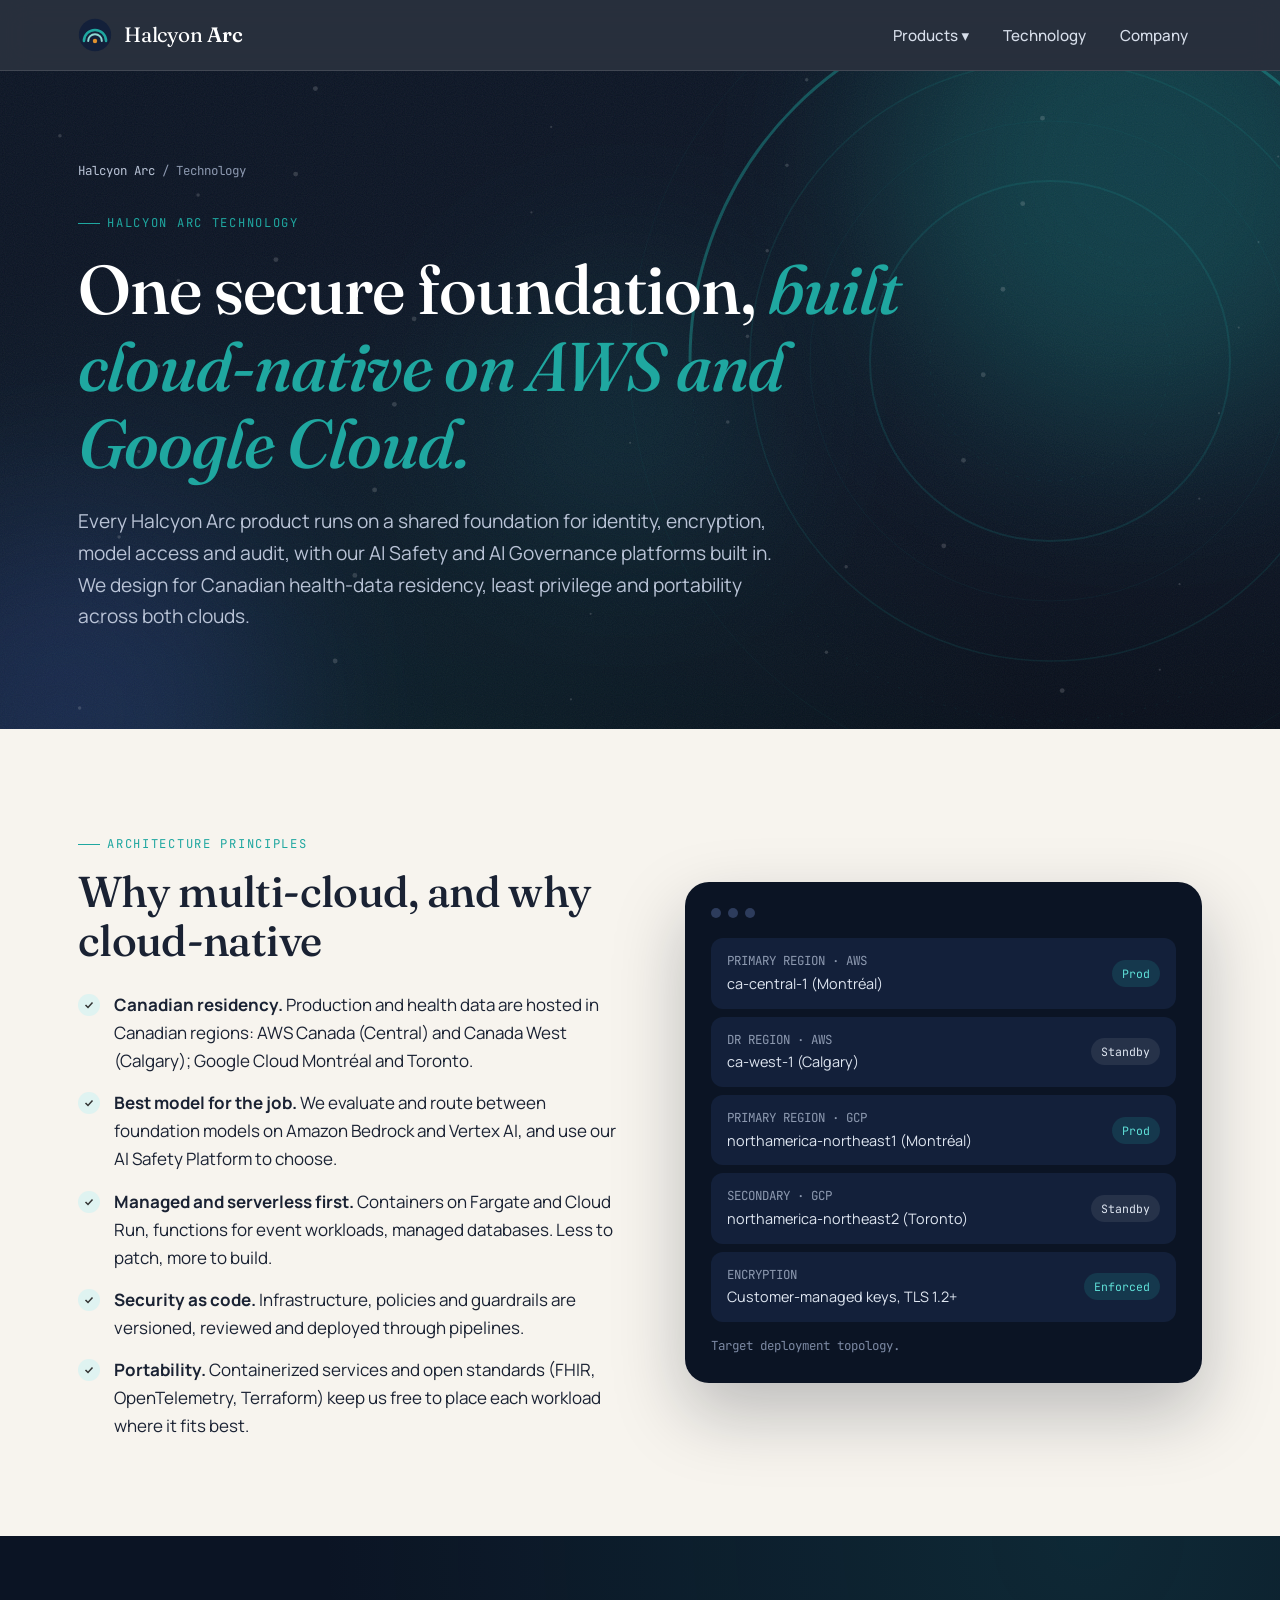
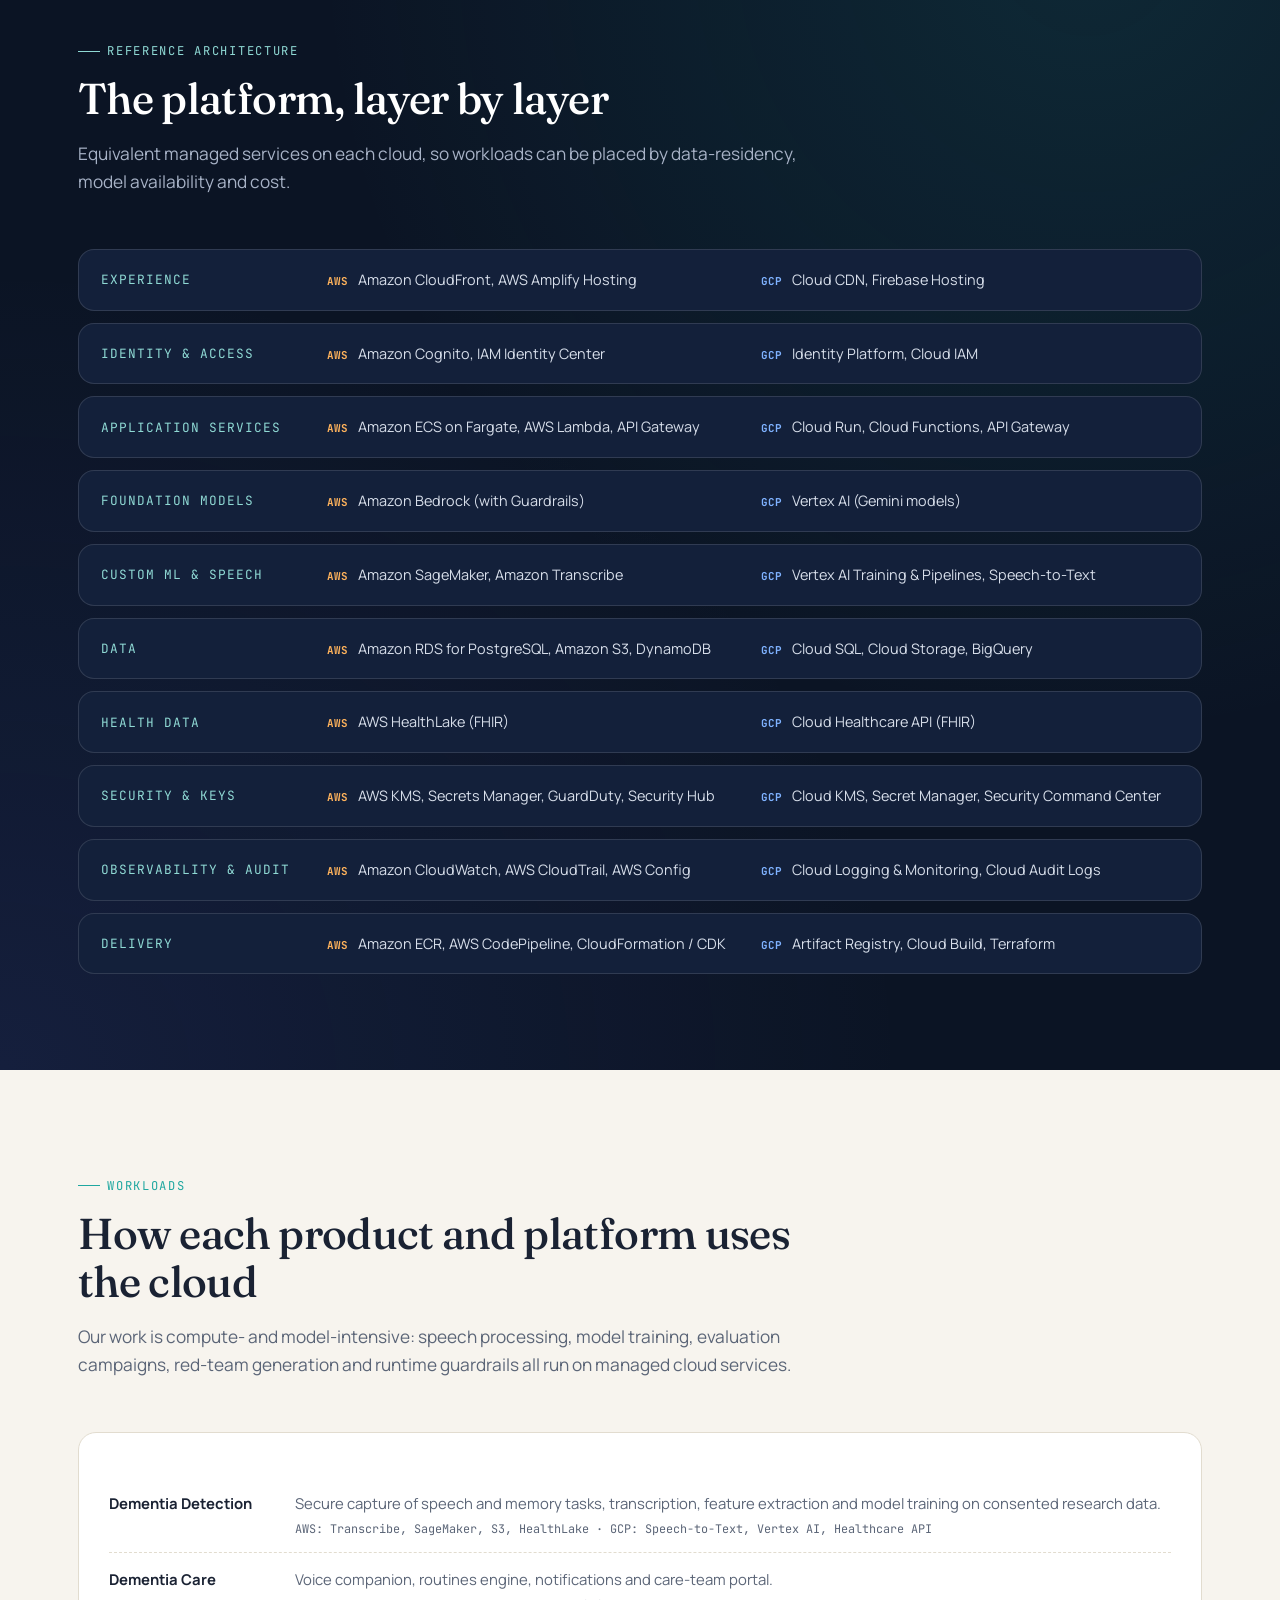
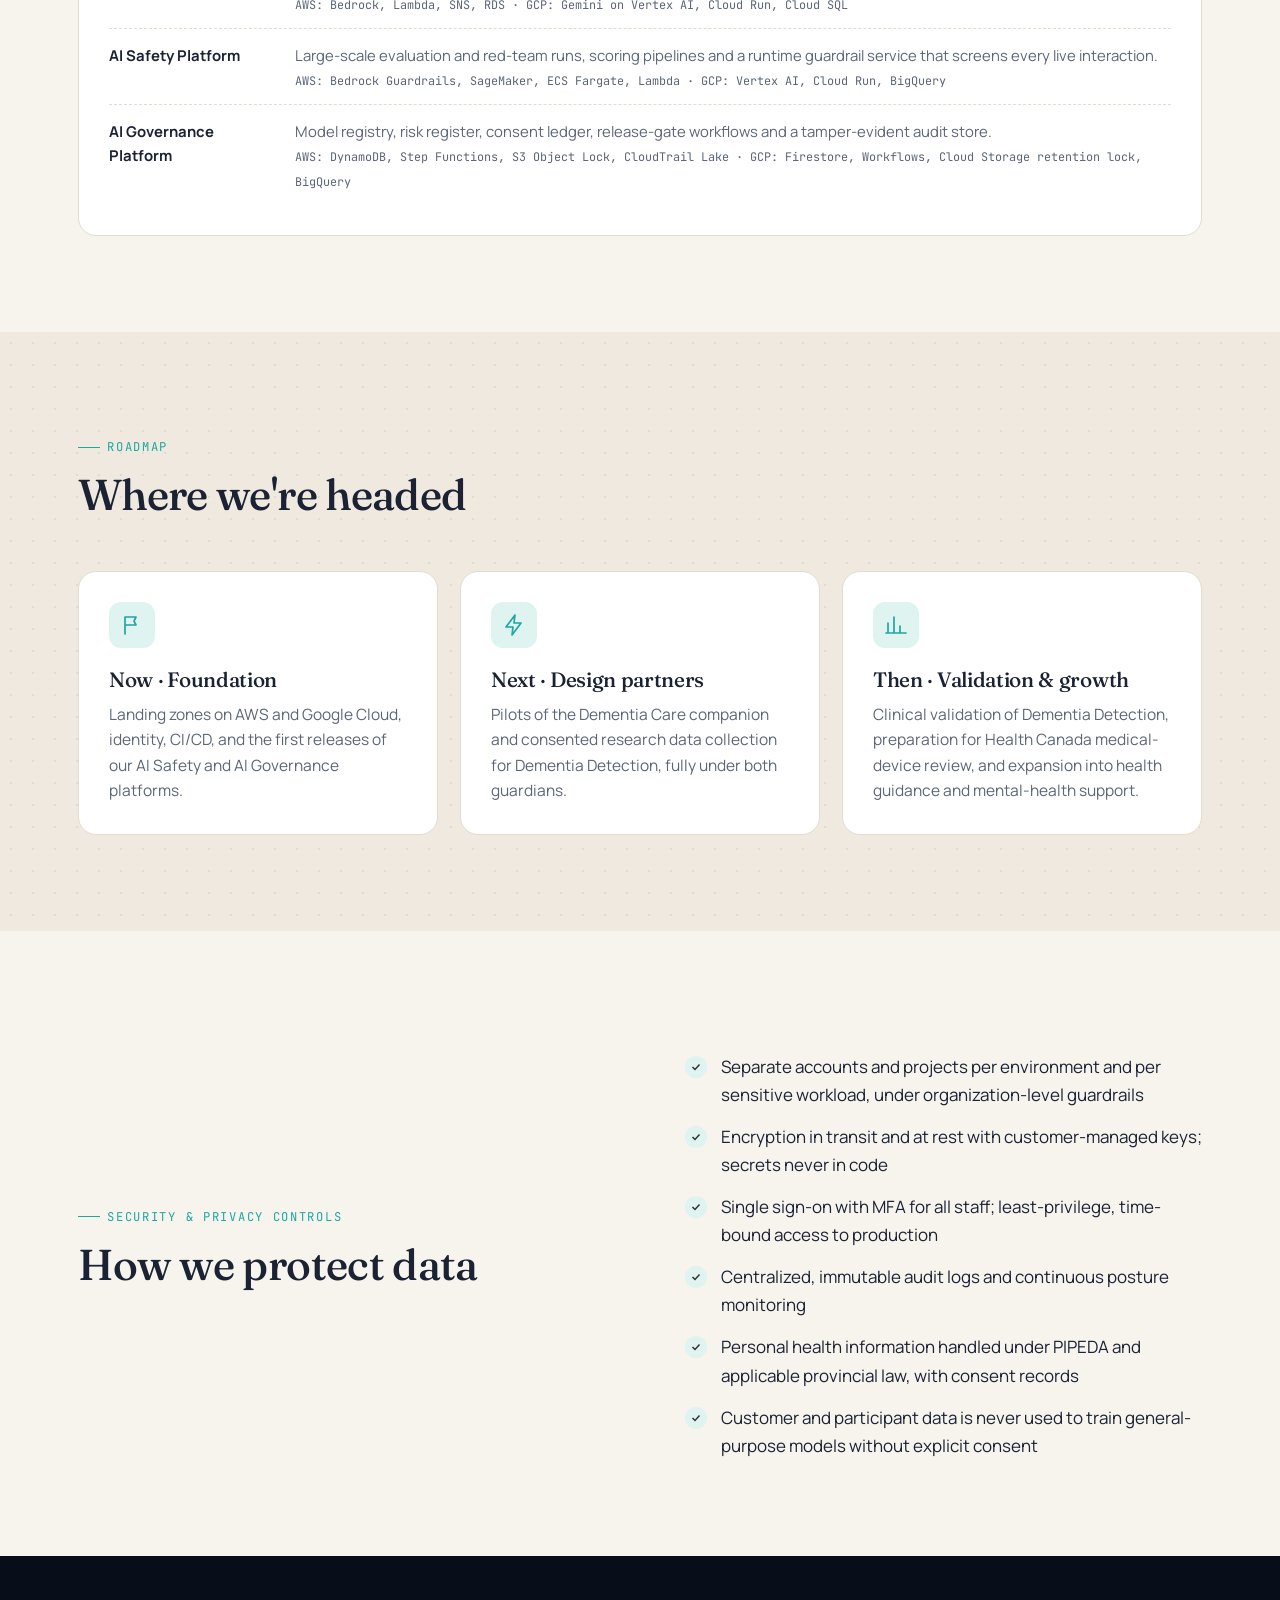
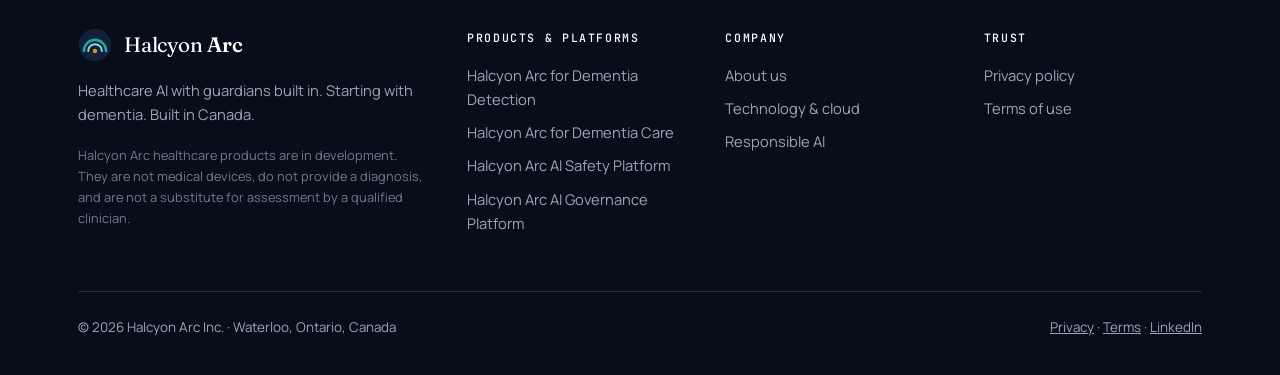
<file: platform.html>
<!DOCTYPE html>
<html lang="en-CA"><head>
<meta charset="utf-8"><meta name="viewport" content="width=device-width,initial-scale=1">
<title>Halcyon Arc Technology | Multi-Cloud Architecture on AWS & Google Cloud</title>
<meta name="description" content="How Halcyon Arc builds on AWS and Google Cloud: Canadian data residency, Amazon Bedrock and Vertex AI, serverless services and security by design.">
<meta property="og:title" content="Halcyon Arc Technology | Multi-Cloud Architecture on AWS &amp; Google Cloud"><meta property="og:description" content="How Halcyon Arc builds on AWS and Google Cloud: Canadian data residency, Amazon Bedrock and Vertex AI, serverless services and security by design."><meta property="og:type" content="website"><meta property="og:url" content="https://halcyonarc.ca/platform.html">
<link rel="canonical" href="https://halcyonarc.ca/platform.html">
<link rel="icon" href="data:image/svg+xml,<svg viewBox='0 0 40 40' aria-hidden='true'><circle cx='20' cy='20' r='19' fill='%2313203a'/><path d='M7 27a13 13 0 0126 0' fill='none' stroke='%231fa7a0' stroke-width='3' stroke-linecap='round'/><path d='M12 27a8 8 0 0116 0' fill='none' stroke='%238fd9d4' stroke-width='2.4' stroke-linecap='round'/><circle cx='20' cy='27' r='2.6' fill='%23e0912f'/></svg>">
<link rel="preconnect" href="https://fonts.googleapis.com"><link rel="preconnect" href="https://fonts.gstatic.com" crossorigin>
<link href="https://fonts.googleapis.com/css2?family=Fraunces:ital,opsz,wght@0,9..144,400;0,9..144,500;0,9..144,600;1,9..144,400;1,9..144,500&family=JetBrains+Mono:wght@400;500&family=Manrope:wght@400;500;600;700&display=swap" rel="stylesheet">
<link rel="stylesheet" href="assets/site.css">
<script type="application/ld+json">{"@context":"https://schema.org","@type":"Organization","name":"Halcyon Arc Inc.","url":"https://halcyonarc.ca","foundingDate":"2026","address":{"@type":"PostalAddress","addressLocality":"Waterloo","addressRegion":"ON","addressCountry":"CA"}}</script>
</head><body class="">
<header class="site-header"><div class="wrap nav">
<a class="brand" href="index.html"><svg viewBox="0 0 40 40" aria-hidden="true"><circle cx="20" cy="20" r="19" fill="#13203a"/>
<path d="M7 27a13 13 0 0126 0" fill="none" stroke="#1fa7a0" stroke-width="3" stroke-linecap="round"/>
<path d="M12 27a8 8 0 0116 0" fill="none" stroke="#8fd9d4" stroke-width="2.4" stroke-linecap="round"/>
<circle cx="20" cy="27" r="2.6" fill="#e0912f"/></svg><span>Halcyon <b>Arc</b></span></a>
<button class="burger" aria-label="Open menu" aria-expanded="false"><svg width="26" height="26" viewBox="0 0 24 24" fill="none" stroke="currentColor" stroke-width="2"><path d="M4 7h16M4 12h16M4 17h16"/></svg></button>
<ul class="nav-links">
<li class="has-menu"><button aria-expanded="false">Products ▾</button><div class="menu"><div class="group">Healthcare products · first undertakings</div><a href="dementia-detection.html"><i class="dot" style="background:#8a5cf0"></i><div><strong>Halcyon Arc for Dementia Detection</strong><span>Gentle at-home screening for cognitive change.</span></div></a><a href="dementia-care.html"><i class="dot" style="background:#e0912f"></i><div><strong>Halcyon Arc for Dementia Care</strong><span>A calm companion for people, families and care teams.</span></div></a><div class="group">Guardian platforms · built in-house</div><a href="ai-safety.html"><i class="dot" style="background:#1fa7a0"></i><div><strong>Halcyon Arc AI Safety Platform</strong><span>Evaluation, red-teaming and runtime guardrails.</span></div></a><a href="ai-governance.html"><i class="dot" style="background:#5b6cf0"></i><div><strong>Halcyon Arc AI Governance Platform</strong><span>Registry, approvals, consent and audit for every model.</span></div></a></div></li>
<li><a href="platform.html">Technology</a></li>
<li><a href="about.html">Company</a></li>
</ul></div></header>
<main>
<section class="hero sub"><div class="backdrop" aria-hidden="true">
<span class="orb o1" style="background:#1fa7a0"></span><span class="orb o2"></span><span class="orb o3" style="background:#1fa7a0"></span>
<svg class="stars" viewBox="0 0 1200 600" preserveAspectRatio="xMidYMid slice"><circle class="twinkle" cx="0" cy="0" r="1.0" fill="#fff" style="animation-delay:0.0s"/><circle class="twinkle" cx="197" cy="113" r="1.6" fill="#fff" style="animation-delay:0.6s"/><circle class="twinkle" cx="394" cy="226" r="2.2" fill="#fff" style="animation-delay:1.2s"/><circle class="twinkle" cx="591" cy="339" r="1.0" fill="#fff" style="animation-delay:1.8s"/><circle class="twinkle" cx="788" cy="452" r="1.6" fill="#fff" style="animation-delay:2.4s"/><circle class="twinkle" cx="985" cy="565" r="2.2" fill="#fff" style="animation-delay:3.0s"/><circle class="twinkle" cx="1182" cy="78" r="1.0" fill="#fff" style="animation-delay:3.6s"/><circle class="twinkle" cx="179" cy="191" r="1.6" fill="#fff" style="animation-delay:4.2s"/><circle class="twinkle" cx="376" cy="304" r="2.2" fill="#fff" style="animation-delay:4.8s"/><circle class="twinkle" cx="573" cy="417" r="1.0" fill="#fff" style="animation-delay:0.0s"/><circle class="twinkle" cx="770" cy="530" r="1.6" fill="#fff" style="animation-delay:0.6s"/><circle class="twinkle" cx="967" cy="43" r="2.2" fill="#fff" style="animation-delay:1.2s"/><circle class="twinkle" cx="1164" cy="156" r="1.0" fill="#fff" style="animation-delay:1.8s"/><circle class="twinkle" cx="161" cy="269" r="1.6" fill="#fff" style="animation-delay:2.4s"/><circle class="twinkle" cx="358" cy="382" r="2.2" fill="#fff" style="animation-delay:3.0s"/><circle class="twinkle" cx="555" cy="495" r="1.0" fill="#fff" style="animation-delay:3.6s"/><circle class="twinkle" cx="752" cy="8" r="1.6" fill="#fff" style="animation-delay:4.2s"/><circle class="twinkle" cx="949" cy="121" r="2.2" fill="#fff" style="animation-delay:4.8s"/><circle class="twinkle" cx="1146" cy="234" r="1.0" fill="#fff" style="animation-delay:0.0s"/><circle class="twinkle" cx="143" cy="347" r="1.6" fill="#fff" style="animation-delay:0.6s"/><circle class="twinkle" cx="340" cy="460" r="2.2" fill="#fff" style="animation-delay:1.2s"/><circle class="twinkle" cx="537" cy="573" r="1.0" fill="#fff" style="animation-delay:1.8s"/><circle class="twinkle" cx="734" cy="86" r="1.6" fill="#fff" style="animation-delay:2.4s"/><circle class="twinkle" cx="931" cy="199" r="2.2" fill="#fff" style="animation-delay:3.0s"/><circle class="twinkle" cx="1128" cy="312" r="1.0" fill="#fff" style="animation-delay:3.6s"/><circle class="twinkle" cx="125" cy="425" r="1.6" fill="#fff" style="animation-delay:4.2s"/><circle class="twinkle" cx="322" cy="538" r="2.2" fill="#fff" style="animation-delay:4.8s"/><circle class="twinkle" cx="519" cy="51" r="1.0" fill="#fff" style="animation-delay:0.0s"/><circle class="twinkle" cx="716" cy="164" r="1.6" fill="#fff" style="animation-delay:0.6s"/><circle class="twinkle" cx="913" cy="277" r="2.2" fill="#fff" style="animation-delay:1.2s"/><circle class="twinkle" cx="1110" cy="390" r="1.0" fill="#fff" style="animation-delay:1.8s"/><circle class="twinkle" cx="107" cy="503" r="1.6" fill="#fff" style="animation-delay:2.4s"/><circle class="twinkle" cx="304" cy="16" r="2.2" fill="#fff" style="animation-delay:3.0s"/><circle class="twinkle" cx="501" cy="129" r="1.0" fill="#fff" style="animation-delay:3.6s"/><circle class="twinkle" cx="698" cy="242" r="1.6" fill="#fff" style="animation-delay:4.2s"/><circle class="twinkle" cx="895" cy="355" r="2.2" fill="#fff" style="animation-delay:4.8s"/><circle class="twinkle" cx="1092" cy="468" r="1.0" fill="#fff" style="animation-delay:0.0s"/><circle class="twinkle" cx="89" cy="581" r="1.6" fill="#fff" style="animation-delay:0.6s"/><circle class="twinkle" cx="286" cy="94" r="2.2" fill="#fff" style="animation-delay:1.2s"/><circle class="twinkle" cx="483" cy="207" r="1.0" fill="#fff" style="animation-delay:1.8s"/><circle class="twinkle" cx="680" cy="320" r="1.6" fill="#fff" style="animation-delay:2.4s"/><circle class="twinkle" cx="877" cy="433" r="2.2" fill="#fff" style="animation-delay:3.0s"/><circle class="twinkle" cx="1074" cy="546" r="1.0" fill="#fff" style="animation-delay:3.6s"/><circle class="twinkle" cx="71" cy="59" r="1.6" fill="#fff" style="animation-delay:4.2s"/><circle class="twinkle" cx="268" cy="172" r="2.2" fill="#fff" style="animation-delay:4.8s"/><circle class="twinkle" cx="465" cy="285" r="1.0" fill="#fff" style="animation-delay:0.0s"/></svg>
</div><svg class="arcs" viewBox="0 0 900 900" aria-hidden="true"><g class="rot" style="--o:450px 450px;animation:spin 160s linear infinite"><circle cx="450" cy="450" r="420" fill="none" stroke="#1fa7a0" stroke-opacity="0.1" stroke-width="1" stroke-dasharray="0"/><circle cx="450" cy="450" r="360" fill="none" stroke="#1fa7a0" stroke-opacity="0.16" stroke-width="1" stroke-dasharray="2 10"/><circle cx="450" cy="450" r="300" fill="none" stroke="#1fa7a0" stroke-opacity="0.22" stroke-width="1.5" stroke-dasharray="0"/><circle cx="450" cy="450" r="240" fill="none" stroke="#1fa7a0" stroke-opacity="0.12" stroke-width="1" stroke-dasharray="0"/><circle cx="450" cy="450" r="180" fill="none" stroke="#1fa7a0" stroke-opacity="0.28" stroke-width="2" stroke-dasharray="0"/><circle cx="450" cy="450" r="120" fill="none" stroke="#1fa7a0" stroke-opacity="0.14" stroke-width="1" stroke-dasharray="3 8"/></g>
<path d="M90 450a360 360 0 01720 0" fill="none" stroke="#1fa7a0" stroke-width="3" stroke-linecap="round" stroke-opacity=".75"/>
<circle cx="810" cy="450" r="7" fill="#e0912f"/></svg><div class="wrap">
<div class="crumb"><a href="index.html">Halcyon Arc</a> / Technology</div>
<span class="eyebrow">Halcyon Arc technology</span>
<h1 style="margin-top:18px">One secure foundation, <em>built cloud-native on AWS and Google Cloud.</em></h1>
<p class="lede">Every Halcyon Arc product runs on a shared foundation for identity, encryption, model access and audit, with our AI Safety and AI Governance platforms built in. We design for Canadian health-data residency, least privilege and portability across both clouds.</p>
</div></section>

<section><div class="wrap split">
<div class="reveal"><span class="eyebrow">Architecture principles</span><h2 style="margin-top:14px">Why multi-cloud, and why cloud-native</h2>
<ul class="checks">
<li><span><strong>Canadian residency.</strong> Production and health data are hosted in Canadian regions: AWS Canada (Central) and Canada West (Calgary); Google Cloud Montréal and Toronto.</span></li>
<li><span><strong>Best model for the job.</strong> We evaluate and route between foundation models on Amazon Bedrock and Vertex AI, and use our AI Safety Platform to choose.</span></li>
<li><span><strong>Managed and serverless first.</strong> Containers on Fargate and Cloud Run, functions for event workloads, managed databases. Less to patch, more to build.</span></li>
<li><span><strong>Security as code.</strong> Infrastructure, policies and guardrails are versioned, reviewed and deployed through pipelines.</span></li>
<li><span><strong>Portability.</strong> Containerized services and open standards (FHIR, OpenTelemetry, Terraform) keep us free to place each workload where it fits best.</span></li></ul></div>
<div class="panel reveal"><div class="bar"><i></i><i></i><i></i></div>
<div class="row"><div><div class="k">PRIMARY REGION · AWS</div>ca-central-1 (Montréal)</div><span class="pill ok">Prod</span></div>
<div class="row"><div><div class="k">DR REGION · AWS</div>ca-west-1 (Calgary)</div><span class="pill">Standby</span></div>
<div class="row"><div><div class="k">PRIMARY REGION · GCP</div>northamerica-northeast1 (Montréal)</div><span class="pill ok">Prod</span></div>
<div class="row"><div><div class="k">SECONDARY · GCP</div>northamerica-northeast2 (Toronto)</div><span class="pill">Standby</span></div>
<div class="row"><div><div class="k">ENCRYPTION</div>Customer-managed keys, TLS 1.2+</div><span class="pill ok">Enforced</span></div>
<div class="note">Target deployment topology.</div></div>
</div></section>

<section class="dark"><div class="wrap">
<div class="section-head"><span class="eyebrow" style="color:#8fd9d4">Reference architecture</span><h2>The platform, layer by layer</h2><p>Equivalent managed services on each cloud, so workloads can be placed by data-residency, model availability and cost.</p></div>
<div class="layers"><div class="layer reveal"><div class="lname">Experience</div><div class="aws">Amazon CloudFront, AWS Amplify Hosting</div><div class="gcp">Cloud CDN, Firebase Hosting</div></div><div class="layer reveal"><div class="lname">Identity & access</div><div class="aws">Amazon Cognito, IAM Identity Center</div><div class="gcp">Identity Platform, Cloud IAM</div></div><div class="layer reveal"><div class="lname">Application services</div><div class="aws">Amazon ECS on Fargate, AWS Lambda, API Gateway</div><div class="gcp">Cloud Run, Cloud Functions, API Gateway</div></div><div class="layer reveal"><div class="lname">Foundation models</div><div class="aws">Amazon Bedrock (with Guardrails)</div><div class="gcp">Vertex AI (Gemini models)</div></div><div class="layer reveal"><div class="lname">Custom ML & speech</div><div class="aws">Amazon SageMaker, Amazon Transcribe</div><div class="gcp">Vertex AI Training & Pipelines, Speech-to-Text</div></div><div class="layer reveal"><div class="lname">Data</div><div class="aws">Amazon RDS for PostgreSQL, Amazon S3, DynamoDB</div><div class="gcp">Cloud SQL, Cloud Storage, BigQuery</div></div><div class="layer reveal"><div class="lname">Health data</div><div class="aws">AWS HealthLake (FHIR)</div><div class="gcp">Cloud Healthcare API (FHIR)</div></div><div class="layer reveal"><div class="lname">Security & keys</div><div class="aws">AWS KMS, Secrets Manager, GuardDuty, Security Hub</div><div class="gcp">Cloud KMS, Secret Manager, Security Command Center</div></div><div class="layer reveal"><div class="lname">Observability & audit</div><div class="aws">Amazon CloudWatch, AWS CloudTrail, AWS Config</div><div class="gcp">Cloud Logging & Monitoring, Cloud Audit Logs</div></div><div class="layer reveal"><div class="lname">Delivery</div><div class="aws">Amazon ECR, AWS CodePipeline, CloudFormation / CDK</div><div class="gcp">Artifact Registry, Cloud Build, Terraform</div></div></div>
</div></section>

<section><div class="wrap">
<div class="section-head"><span class="eyebrow">Workloads</span><h2>How each product and platform uses the cloud</h2><p>Our work is compute- and model-intensive: speech processing, model training, evaluation campaigns, red-team generation and runtime guardrails all run on managed cloud services.</p></div>
<div class="card"><ul class="svc"><li><b>Dementia Detection</b><span>Secure capture of speech and memory tasks, transcription, feature extraction and model training on consented research data.<br><small style="font-family:var(--mono);font-size:.74rem">AWS: Transcribe, SageMaker, S3, HealthLake · GCP: Speech-to-Text, Vertex AI, Healthcare API</small></span></li><li><b>Dementia Care</b><span>Voice companion, routines engine, notifications and care-team portal.<br><small style="font-family:var(--mono);font-size:.74rem">AWS: Bedrock, Lambda, SNS, RDS · GCP: Gemini on Vertex AI, Cloud Run, Cloud SQL</small></span></li><li><b>AI Safety Platform</b><span>Large-scale evaluation and red-team runs, scoring pipelines and a runtime guardrail service that screens every live interaction.<br><small style="font-family:var(--mono);font-size:.74rem">AWS: Bedrock Guardrails, SageMaker, ECS Fargate, Lambda · GCP: Vertex AI, Cloud Run, BigQuery</small></span></li><li><b>AI Governance Platform</b><span>Model registry, risk register, consent ledger, release-gate workflows and a tamper-evident audit store.<br><small style="font-family:var(--mono);font-size:.74rem">AWS: DynamoDB, Step Functions, S3 Object Lock, CloudTrail Lake · GCP: Firestore, Workflows, Cloud Storage retention lock, BigQuery</small></span></li></ul></div>
</div></section>

<section class="tint"><div class="wrap">
<div class="section-head"><span class="eyebrow">Roadmap</span><h2>Where we're headed</h2></div>
<div class="grid g3"><div class="card reveal"><div class="icon"><svg viewBox="0 0 24 24" fill="none" stroke="currentColor" stroke-width="1.7" stroke-linecap="round" stroke-linejoin="round"><path d="M5 21V4M5 4h11l-2 4 2 4H5"/></svg></div><h3>Now · Foundation</h3><p>Landing zones on AWS and Google Cloud, identity, CI/CD, and the first releases of our AI Safety and AI Governance platforms.</p></div><div class="card reveal"><div class="icon"><svg viewBox="0 0 24 24" fill="none" stroke="currentColor" stroke-width="1.7" stroke-linecap="round" stroke-linejoin="round"><path d="M13 2L4 14h7l-1 8 9-12h-7z"/></svg></div><h3>Next · Design partners</h3><p>Pilots of the Dementia Care companion and consented research data collection for Dementia Detection, fully under both guardians.</p></div><div class="card reveal"><div class="icon"><svg viewBox="0 0 24 24" fill="none" stroke="currentColor" stroke-width="1.7" stroke-linecap="round" stroke-linejoin="round"><path d="M4 20V10M10 20V4M16 20v-7M22 20H2"/></svg></div><h3>Then · Validation &amp; growth</h3><p>Clinical validation of Dementia Detection, preparation for Health Canada medical-device review, and expansion into health guidance and mental-health support.</p></div></div>
</div></section>

<section><div class="wrap split">
<div><span class="eyebrow">Security & privacy controls</span><h2 style="margin-top:14px">How we protect data</h2></div>
<div><ul class="checks">
<li>Separate accounts and projects per environment and per sensitive workload, under organization-level guardrails</li>
<li>Encryption in transit and at rest with customer-managed keys; secrets never in code</li>
<li>Single sign-on with MFA for all staff; least-privilege, time-bound access to production</li>
<li>Centralized, immutable audit logs and continuous posture monitoring</li>
<li>Personal health information handled under PIPEDA and applicable provincial law, with consent records</li>
<li>Customer and participant data is never used to train general-purpose models without explicit consent</li></ul></div>
</div></section>
</main>
<footer class="site-footer"><div class="wrap">
<div class="foot">
<div><a class="brand" href="index.html"><svg viewBox="0 0 40 40" aria-hidden="true"><circle cx="20" cy="20" r="19" fill="#13203a"/>
<path d="M7 27a13 13 0 0126 0" fill="none" stroke="#1fa7a0" stroke-width="3" stroke-linecap="round"/>
<path d="M12 27a8 8 0 0116 0" fill="none" stroke="#8fd9d4" stroke-width="2.4" stroke-linecap="round"/>
<circle cx="20" cy="27" r="2.6" fill="#e0912f"/></svg><span>Halcyon <b>Arc</b></span></a>
<p>Healthcare AI with guardians built in. Starting with dementia. Built in Canada.</p>
<p class="disclaimer">Halcyon Arc healthcare products are in development. They are not medical devices, do not provide a diagnosis, and are not a substitute for assessment by a qualified clinician.</p></div>
<div><h4>Products &amp; platforms</h4><ul><li><a href="dementia-detection.html">Halcyon Arc for Dementia Detection</a></li><li><a href="dementia-care.html">Halcyon Arc for Dementia Care</a></li><li><a href="ai-safety.html">Halcyon Arc AI Safety Platform</a></li><li><a href="ai-governance.html">Halcyon Arc AI Governance Platform</a></li></ul></div>
<div><h4>Company</h4><ul><li><a href="about.html">About us</a></li><li><a href="platform.html">Technology &amp; cloud</a></li><li><a href="about.html#responsible-ai">Responsible AI</a></li></ul></div>
<div><h4>Trust</h4><ul><li><a href="privacy.html">Privacy policy</a></li><li><a href="terms.html">Terms of use</a></li></ul></div>
</div>
<div class="foot-bottom"><span>© <span id="year">2026</span> Halcyon Arc Inc. · Waterloo, Ontario, Canada</span><span><a href="privacy.html">Privacy</a> · <a href="terms.html">Terms</a> · <a href="https://www.linkedin.com/company/halcyon-arc">LinkedIn</a></span></div>
</div></footer>
<script src="assets/site.js"></script>
</body></html>
</file>
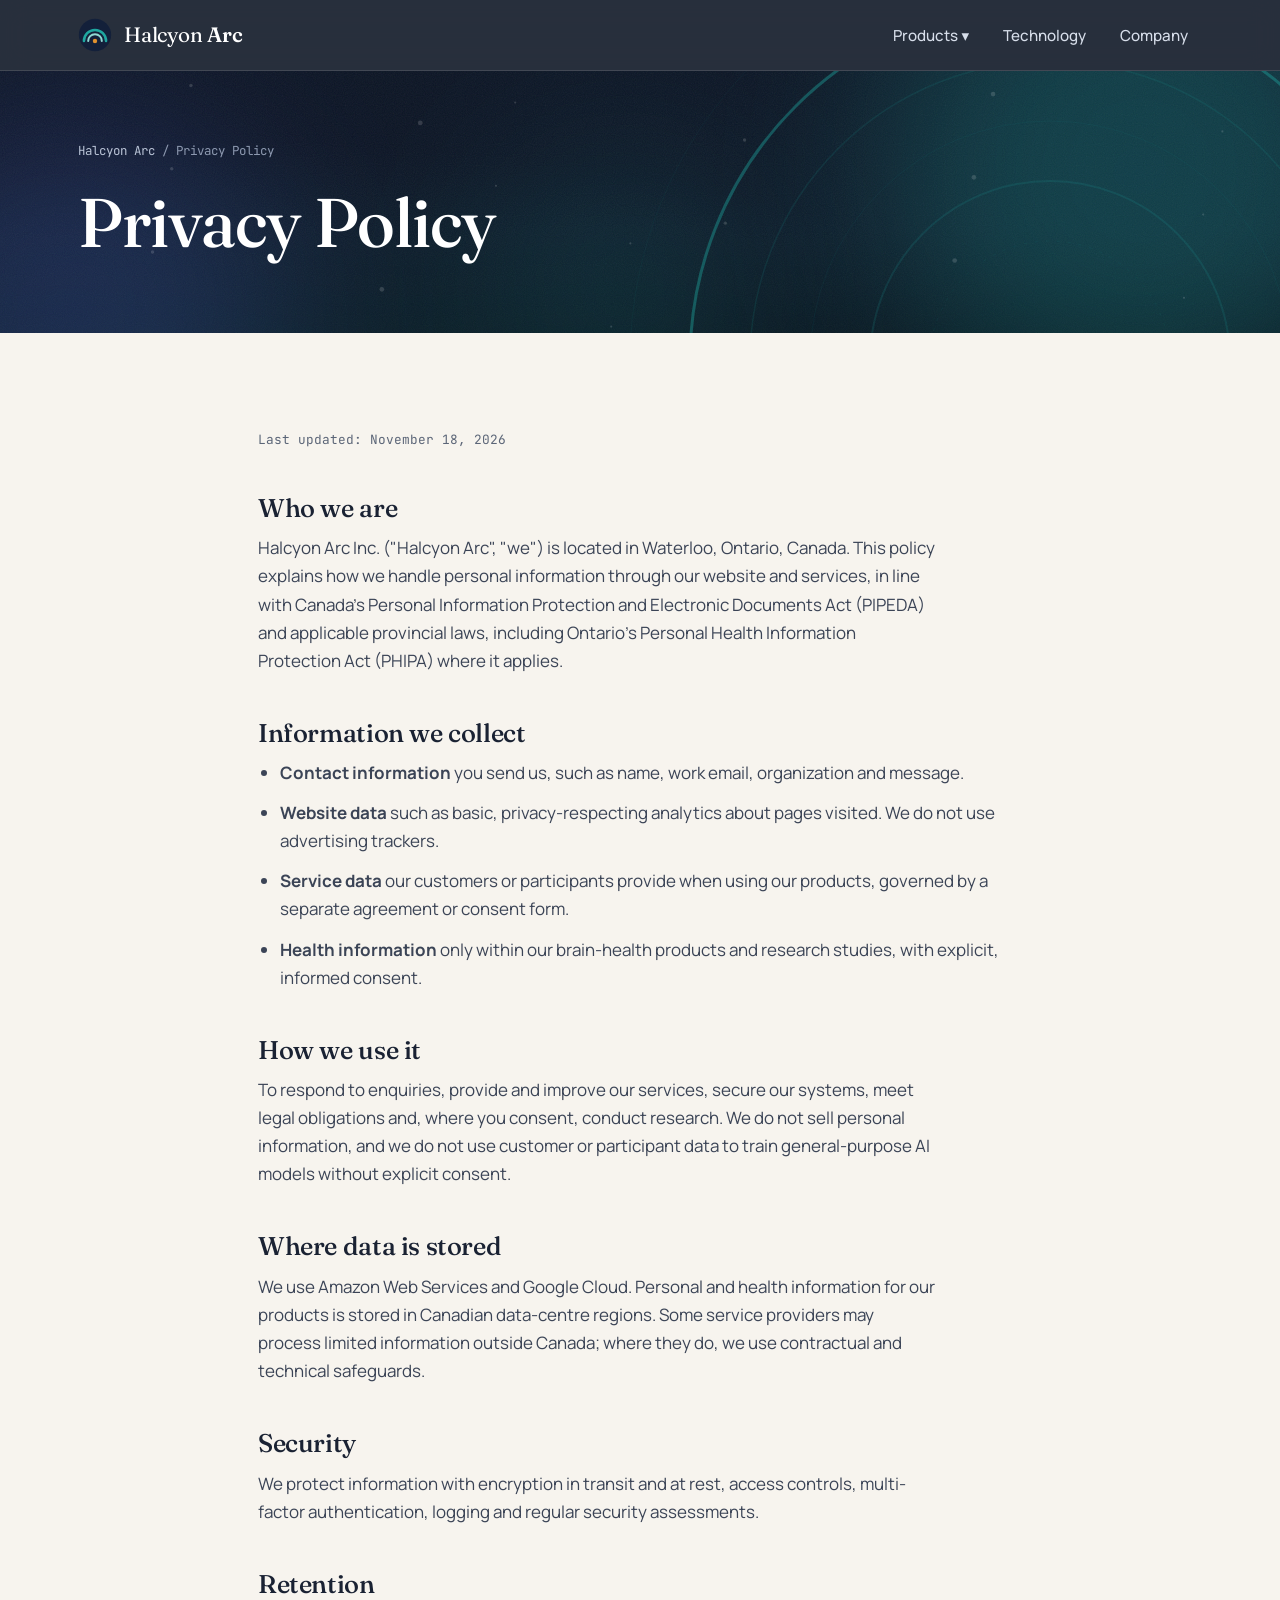
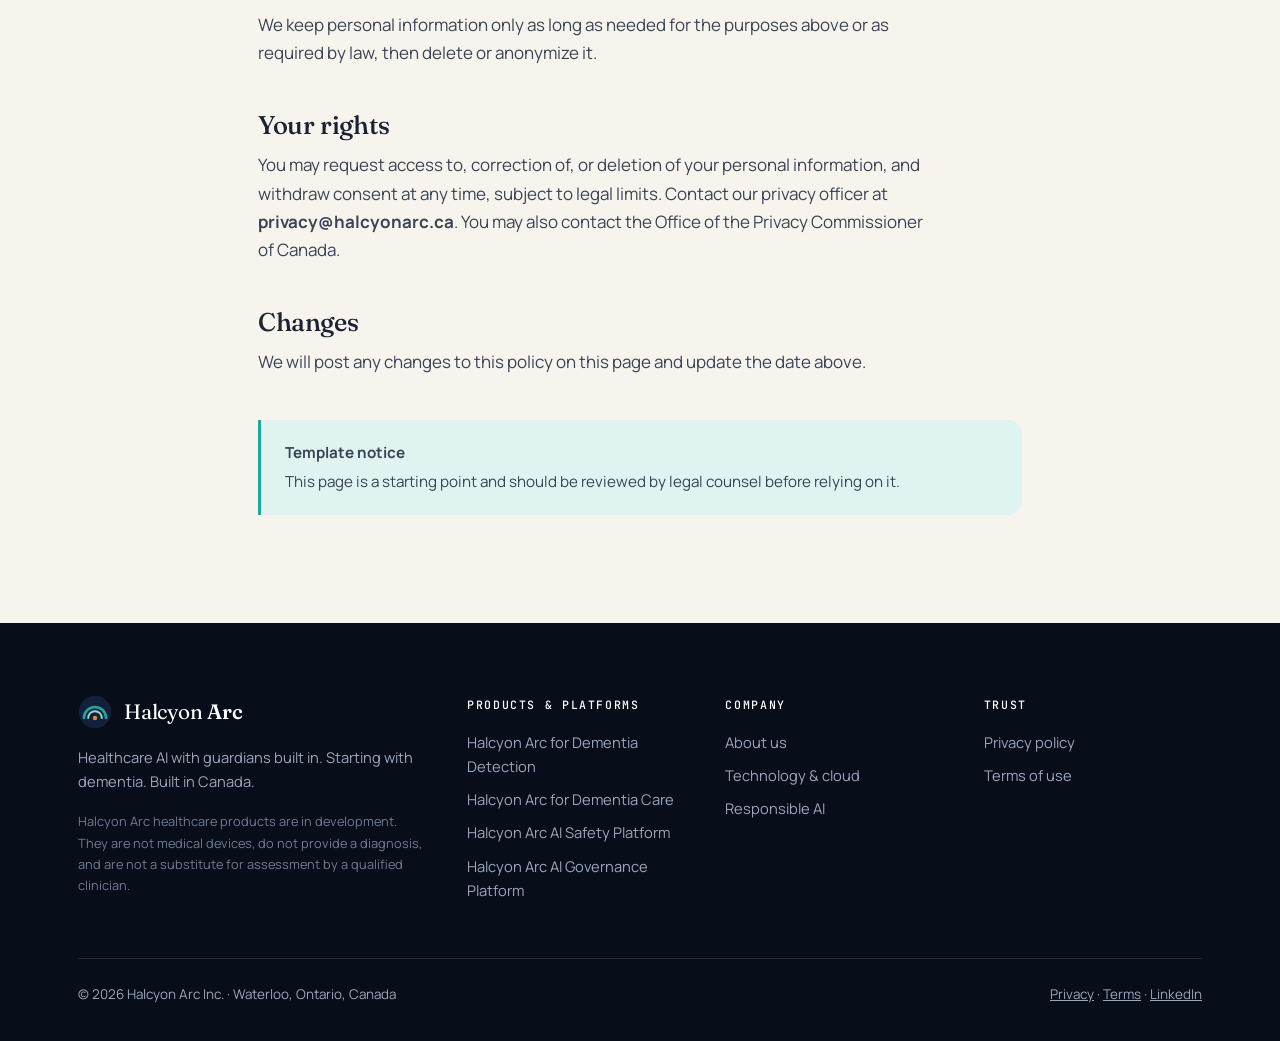
<file: privacy.html>
<!DOCTYPE html>
<html lang="en-CA"><head>
<meta charset="utf-8"><meta name="viewport" content="width=device-width,initial-scale=1">
<title>Privacy Policy | Halcyon Arc</title>
<meta name="description" content="Privacy Policy for Halcyon Arc.">
<meta property="og:title" content="Privacy Policy | Halcyon Arc"><meta property="og:description" content="Privacy Policy for Halcyon Arc."><meta property="og:type" content="website"><meta property="og:url" content="https://halcyonarc.ca/privacy.html">
<link rel="canonical" href="https://halcyonarc.ca/privacy.html">
<link rel="icon" href="data:image/svg+xml,<svg viewBox='0 0 40 40' aria-hidden='true'><circle cx='20' cy='20' r='19' fill='%2313203a'/><path d='M7 27a13 13 0 0126 0' fill='none' stroke='%231fa7a0' stroke-width='3' stroke-linecap='round'/><path d='M12 27a8 8 0 0116 0' fill='none' stroke='%238fd9d4' stroke-width='2.4' stroke-linecap='round'/><circle cx='20' cy='27' r='2.6' fill='%23e0912f'/></svg>">
<link rel="preconnect" href="https://fonts.googleapis.com"><link rel="preconnect" href="https://fonts.gstatic.com" crossorigin>
<link href="https://fonts.googleapis.com/css2?family=Fraunces:ital,opsz,wght@0,9..144,400;0,9..144,500;0,9..144,600;1,9..144,400;1,9..144,500&family=JetBrains+Mono:wght@400;500&family=Manrope:wght@400;500;600;700&display=swap" rel="stylesheet">
<link rel="stylesheet" href="assets/site.css">
<script type="application/ld+json">{"@context":"https://schema.org","@type":"Organization","name":"Halcyon Arc Inc.","url":"https://halcyonarc.ca","foundingDate":"2026","address":{"@type":"PostalAddress","addressLocality":"Waterloo","addressRegion":"ON","addressCountry":"CA"}}</script>
</head><body class="">
<header class="site-header"><div class="wrap nav">
<a class="brand" href="index.html"><svg viewBox="0 0 40 40" aria-hidden="true"><circle cx="20" cy="20" r="19" fill="#13203a"/>
<path d="M7 27a13 13 0 0126 0" fill="none" stroke="#1fa7a0" stroke-width="3" stroke-linecap="round"/>
<path d="M12 27a8 8 0 0116 0" fill="none" stroke="#8fd9d4" stroke-width="2.4" stroke-linecap="round"/>
<circle cx="20" cy="27" r="2.6" fill="#e0912f"/></svg><span>Halcyon <b>Arc</b></span></a>
<button class="burger" aria-label="Open menu" aria-expanded="false"><svg width="26" height="26" viewBox="0 0 24 24" fill="none" stroke="currentColor" stroke-width="2"><path d="M4 7h16M4 12h16M4 17h16"/></svg></button>
<ul class="nav-links">
<li class="has-menu"><button aria-expanded="false">Products ▾</button><div class="menu"><div class="group">Healthcare products · first undertakings</div><a href="dementia-detection.html"><i class="dot" style="background:#8a5cf0"></i><div><strong>Halcyon Arc for Dementia Detection</strong><span>Gentle at-home screening for cognitive change.</span></div></a><a href="dementia-care.html"><i class="dot" style="background:#e0912f"></i><div><strong>Halcyon Arc for Dementia Care</strong><span>A calm companion for people, families and care teams.</span></div></a><div class="group">Guardian platforms · built in-house</div><a href="ai-safety.html"><i class="dot" style="background:#1fa7a0"></i><div><strong>Halcyon Arc AI Safety Platform</strong><span>Evaluation, red-teaming and runtime guardrails.</span></div></a><a href="ai-governance.html"><i class="dot" style="background:#5b6cf0"></i><div><strong>Halcyon Arc AI Governance Platform</strong><span>Registry, approvals, consent and audit for every model.</span></div></a></div></li>
<li><a href="platform.html">Technology</a></li>
<li><a href="about.html">Company</a></li>
</ul></div></header>
<main><section class="hero sub" style="padding:70px 0 72px"><div class="backdrop" aria-hidden="true">
<span class="orb o1" style="background:#1fa7a0"></span><span class="orb o2"></span><span class="orb o3" style="background:#1fa7a0"></span>
<svg class="stars" viewBox="0 0 1200 600" preserveAspectRatio="xMidYMid slice"><circle class="twinkle" cx="0" cy="0" r="1.0" fill="#fff" style="animation-delay:0.0s"/><circle class="twinkle" cx="197" cy="113" r="1.6" fill="#fff" style="animation-delay:0.6s"/><circle class="twinkle" cx="394" cy="226" r="2.2" fill="#fff" style="animation-delay:1.2s"/><circle class="twinkle" cx="591" cy="339" r="1.0" fill="#fff" style="animation-delay:1.8s"/><circle class="twinkle" cx="788" cy="452" r="1.6" fill="#fff" style="animation-delay:2.4s"/><circle class="twinkle" cx="985" cy="565" r="2.2" fill="#fff" style="animation-delay:3.0s"/><circle class="twinkle" cx="1182" cy="78" r="1.0" fill="#fff" style="animation-delay:3.6s"/><circle class="twinkle" cx="179" cy="191" r="1.6" fill="#fff" style="animation-delay:4.2s"/><circle class="twinkle" cx="376" cy="304" r="2.2" fill="#fff" style="animation-delay:4.8s"/><circle class="twinkle" cx="573" cy="417" r="1.0" fill="#fff" style="animation-delay:0.0s"/><circle class="twinkle" cx="770" cy="530" r="1.6" fill="#fff" style="animation-delay:0.6s"/><circle class="twinkle" cx="967" cy="43" r="2.2" fill="#fff" style="animation-delay:1.2s"/><circle class="twinkle" cx="1164" cy="156" r="1.0" fill="#fff" style="animation-delay:1.8s"/><circle class="twinkle" cx="161" cy="269" r="1.6" fill="#fff" style="animation-delay:2.4s"/><circle class="twinkle" cx="358" cy="382" r="2.2" fill="#fff" style="animation-delay:3.0s"/><circle class="twinkle" cx="555" cy="495" r="1.0" fill="#fff" style="animation-delay:3.6s"/><circle class="twinkle" cx="752" cy="8" r="1.6" fill="#fff" style="animation-delay:4.2s"/><circle class="twinkle" cx="949" cy="121" r="2.2" fill="#fff" style="animation-delay:4.8s"/><circle class="twinkle" cx="1146" cy="234" r="1.0" fill="#fff" style="animation-delay:0.0s"/><circle class="twinkle" cx="143" cy="347" r="1.6" fill="#fff" style="animation-delay:0.6s"/><circle class="twinkle" cx="340" cy="460" r="2.2" fill="#fff" style="animation-delay:1.2s"/><circle class="twinkle" cx="537" cy="573" r="1.0" fill="#fff" style="animation-delay:1.8s"/><circle class="twinkle" cx="734" cy="86" r="1.6" fill="#fff" style="animation-delay:2.4s"/><circle class="twinkle" cx="931" cy="199" r="2.2" fill="#fff" style="animation-delay:3.0s"/><circle class="twinkle" cx="1128" cy="312" r="1.0" fill="#fff" style="animation-delay:3.6s"/><circle class="twinkle" cx="125" cy="425" r="1.6" fill="#fff" style="animation-delay:4.2s"/><circle class="twinkle" cx="322" cy="538" r="2.2" fill="#fff" style="animation-delay:4.8s"/><circle class="twinkle" cx="519" cy="51" r="1.0" fill="#fff" style="animation-delay:0.0s"/><circle class="twinkle" cx="716" cy="164" r="1.6" fill="#fff" style="animation-delay:0.6s"/><circle class="twinkle" cx="913" cy="277" r="2.2" fill="#fff" style="animation-delay:1.2s"/><circle class="twinkle" cx="1110" cy="390" r="1.0" fill="#fff" style="animation-delay:1.8s"/><circle class="twinkle" cx="107" cy="503" r="1.6" fill="#fff" style="animation-delay:2.4s"/><circle class="twinkle" cx="304" cy="16" r="2.2" fill="#fff" style="animation-delay:3.0s"/><circle class="twinkle" cx="501" cy="129" r="1.0" fill="#fff" style="animation-delay:3.6s"/><circle class="twinkle" cx="698" cy="242" r="1.6" fill="#fff" style="animation-delay:4.2s"/><circle class="twinkle" cx="895" cy="355" r="2.2" fill="#fff" style="animation-delay:4.8s"/><circle class="twinkle" cx="1092" cy="468" r="1.0" fill="#fff" style="animation-delay:0.0s"/><circle class="twinkle" cx="89" cy="581" r="1.6" fill="#fff" style="animation-delay:0.6s"/><circle class="twinkle" cx="286" cy="94" r="2.2" fill="#fff" style="animation-delay:1.2s"/><circle class="twinkle" cx="483" cy="207" r="1.0" fill="#fff" style="animation-delay:1.8s"/><circle class="twinkle" cx="680" cy="320" r="1.6" fill="#fff" style="animation-delay:2.4s"/><circle class="twinkle" cx="877" cy="433" r="2.2" fill="#fff" style="animation-delay:3.0s"/><circle class="twinkle" cx="1074" cy="546" r="1.0" fill="#fff" style="animation-delay:3.6s"/><circle class="twinkle" cx="71" cy="59" r="1.6" fill="#fff" style="animation-delay:4.2s"/><circle class="twinkle" cx="268" cy="172" r="2.2" fill="#fff" style="animation-delay:4.8s"/><circle class="twinkle" cx="465" cy="285" r="1.0" fill="#fff" style="animation-delay:0.0s"/></svg>
</div><svg class="arcs" viewBox="0 0 900 900" aria-hidden="true"><g class="rot" style="--o:450px 450px;animation:spin 160s linear infinite"><circle cx="450" cy="450" r="420" fill="none" stroke="#1fa7a0" stroke-opacity="0.1" stroke-width="1" stroke-dasharray="0"/><circle cx="450" cy="450" r="360" fill="none" stroke="#1fa7a0" stroke-opacity="0.16" stroke-width="1" stroke-dasharray="2 10"/><circle cx="450" cy="450" r="300" fill="none" stroke="#1fa7a0" stroke-opacity="0.22" stroke-width="1.5" stroke-dasharray="0"/><circle cx="450" cy="450" r="240" fill="none" stroke="#1fa7a0" stroke-opacity="0.12" stroke-width="1" stroke-dasharray="0"/><circle cx="450" cy="450" r="180" fill="none" stroke="#1fa7a0" stroke-opacity="0.28" stroke-width="2" stroke-dasharray="0"/><circle cx="450" cy="450" r="120" fill="none" stroke="#1fa7a0" stroke-opacity="0.14" stroke-width="1" stroke-dasharray="3 8"/></g>
<path d="M90 450a360 360 0 01720 0" fill="none" stroke="#1fa7a0" stroke-width="3" stroke-linecap="round" stroke-opacity=".75"/>
<circle cx="810" cy="450" r="7" fill="#e0912f"/></svg><div class="wrap"><div class="crumb"><a href="index.html">Halcyon Arc</a> / Privacy Policy</div><h1>Privacy Policy</h1></div></section>
<section><div class="wrap legal"><p class="meta">Last updated: November 18, 2026</p><h2>Who we are</h2><p>Halcyon Arc Inc. ("Halcyon Arc", "we") is located in Waterloo, Ontario, Canada. This policy explains how we handle personal information through our website and services, in line with Canada's Personal Information Protection and Electronic Documents Act (PIPEDA) and applicable provincial laws, including Ontario's Personal Health Information Protection Act (PHIPA) where it applies.</p><h2>Information we collect</h2><ul><li><strong>Contact information</strong> you send us, such as name, work email, organization and message.</li><li><strong>Website data</strong> such as basic, privacy-respecting analytics about pages visited. We do not use advertising trackers.</li><li><strong>Service data</strong> our customers or participants provide when using our products, governed by a separate agreement or consent form.</li><li><strong>Health information</strong> only within our brain-health products and research studies, with explicit, informed consent.</li></ul><h2>How we use it</h2><p>To respond to enquiries, provide and improve our services, secure our systems, meet legal obligations and, where you consent, conduct research. We do not sell personal information, and we do not use customer or participant data to train general-purpose AI models without explicit consent.</p><h2>Where data is stored</h2><p>We use Amazon Web Services and Google Cloud. Personal and health information for our products is stored in Canadian data-centre regions. Some service providers may process limited information outside Canada; where they do, we use contractual and technical safeguards.</p><h2>Security</h2><p>We protect information with encryption in transit and at rest, access controls, multi-factor authentication, logging and regular security assessments.</p><h2>Retention</h2><p>We keep personal information only as long as needed for the purposes above or as required by law, then delete or anonymize it.</p><h2>Your rights</h2><p>You may request access to, correction of, or deletion of your personal information, and withdraw consent at any time, subject to legal limits. Contact our privacy officer at <strong>privacy@halcyonarc.ca</strong>. You may also contact the Office of the Privacy Commissioner of Canada.</p><h2>Changes</h2><p>We will post any changes to this policy on this page and update the date above.</p>
<p class="callout" style="margin-top:44px"><strong>Template notice</strong>This page is a starting point and should be reviewed by legal counsel before relying on it.</p></div></section></main>
<footer class="site-footer"><div class="wrap">
<div class="foot">
<div><a class="brand" href="index.html"><svg viewBox="0 0 40 40" aria-hidden="true"><circle cx="20" cy="20" r="19" fill="#13203a"/>
<path d="M7 27a13 13 0 0126 0" fill="none" stroke="#1fa7a0" stroke-width="3" stroke-linecap="round"/>
<path d="M12 27a8 8 0 0116 0" fill="none" stroke="#8fd9d4" stroke-width="2.4" stroke-linecap="round"/>
<circle cx="20" cy="27" r="2.6" fill="#e0912f"/></svg><span>Halcyon <b>Arc</b></span></a>
<p>Healthcare AI with guardians built in. Starting with dementia. Built in Canada.</p>
<p class="disclaimer">Halcyon Arc healthcare products are in development. They are not medical devices, do not provide a diagnosis, and are not a substitute for assessment by a qualified clinician.</p></div>
<div><h4>Products &amp; platforms</h4><ul><li><a href="dementia-detection.html">Halcyon Arc for Dementia Detection</a></li><li><a href="dementia-care.html">Halcyon Arc for Dementia Care</a></li><li><a href="ai-safety.html">Halcyon Arc AI Safety Platform</a></li><li><a href="ai-governance.html">Halcyon Arc AI Governance Platform</a></li></ul></div>
<div><h4>Company</h4><ul><li><a href="about.html">About us</a></li><li><a href="platform.html">Technology &amp; cloud</a></li><li><a href="about.html#responsible-ai">Responsible AI</a></li></ul></div>
<div><h4>Trust</h4><ul><li><a href="privacy.html">Privacy policy</a></li><li><a href="terms.html">Terms of use</a></li></ul></div>
</div>
<div class="foot-bottom"><span>© <span id="year">2026</span> Halcyon Arc Inc. · Waterloo, Ontario, Canada</span><span><a href="privacy.html">Privacy</a> · <a href="terms.html">Terms</a> · <a href="https://www.linkedin.com/company/halcyon-arc">LinkedIn</a></span></div>
</div></footer>
<script src="assets/site.js"></script>
</body></html>
</file>
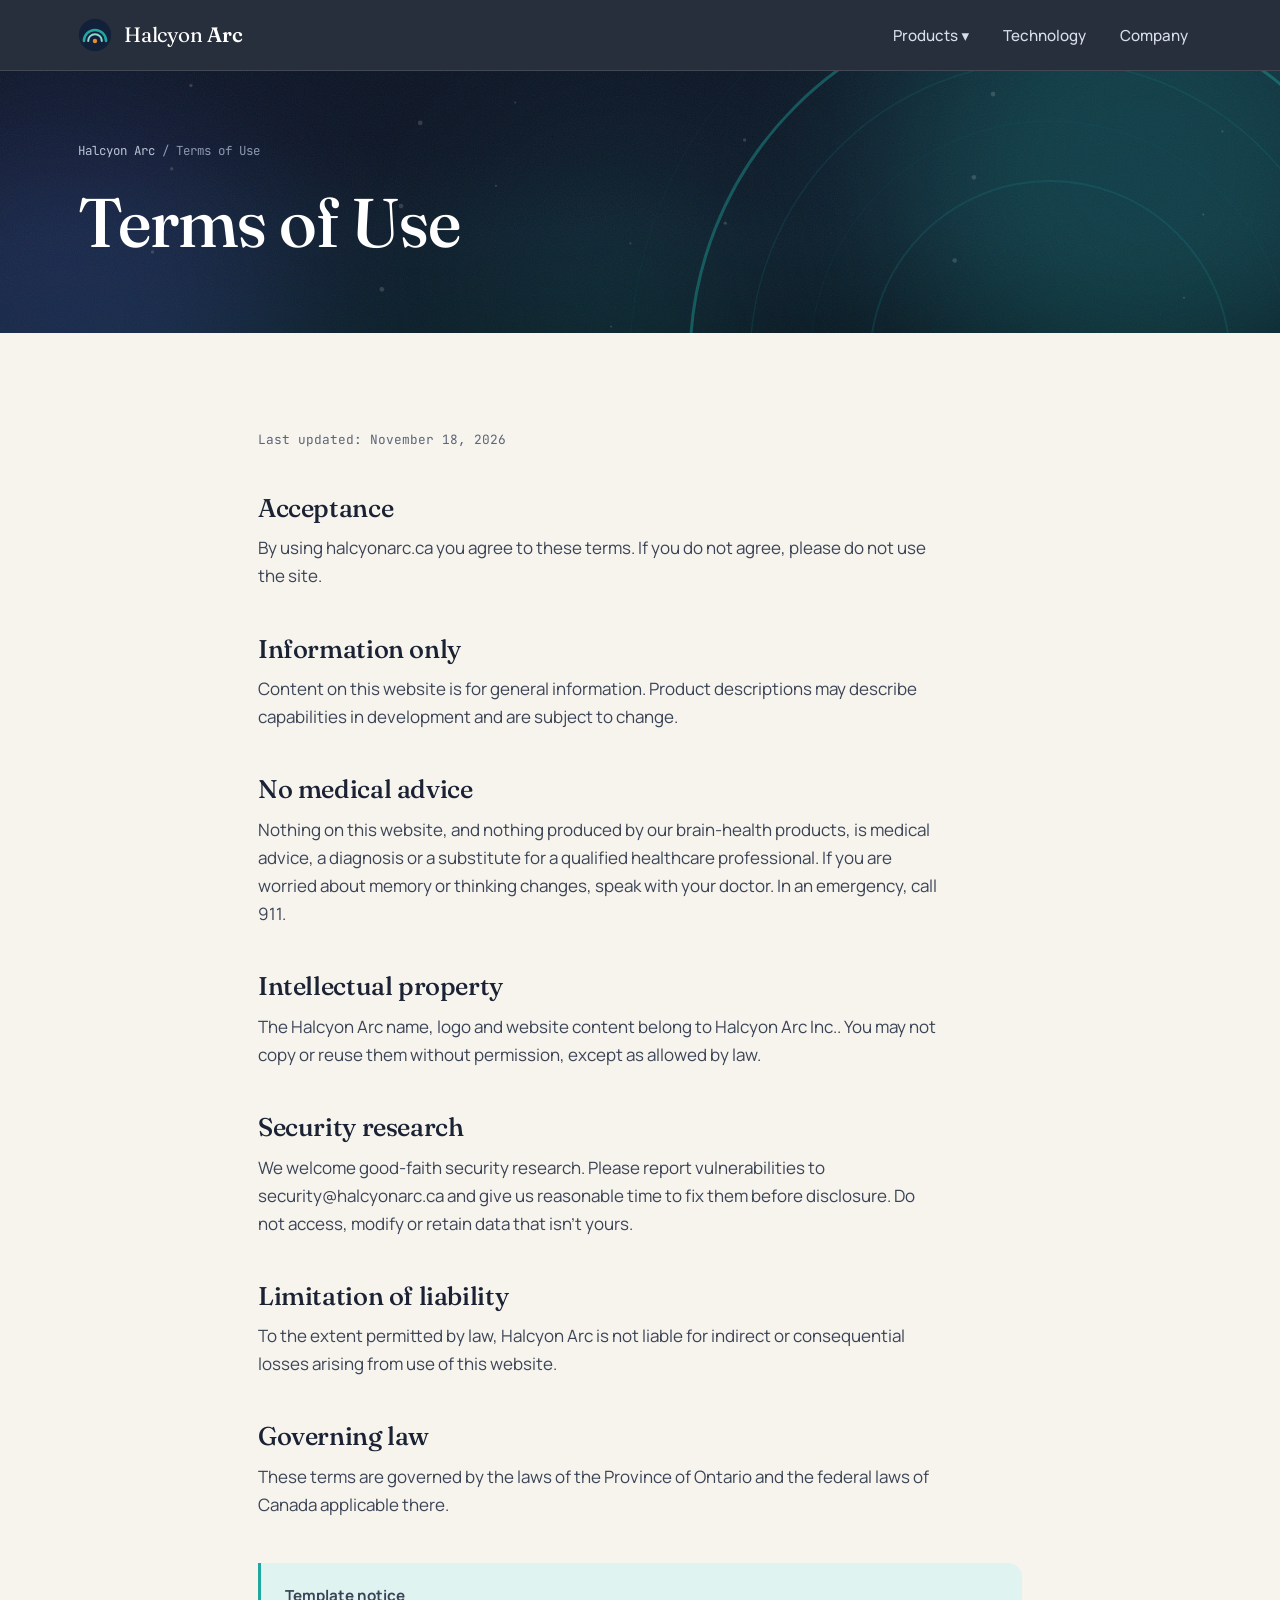
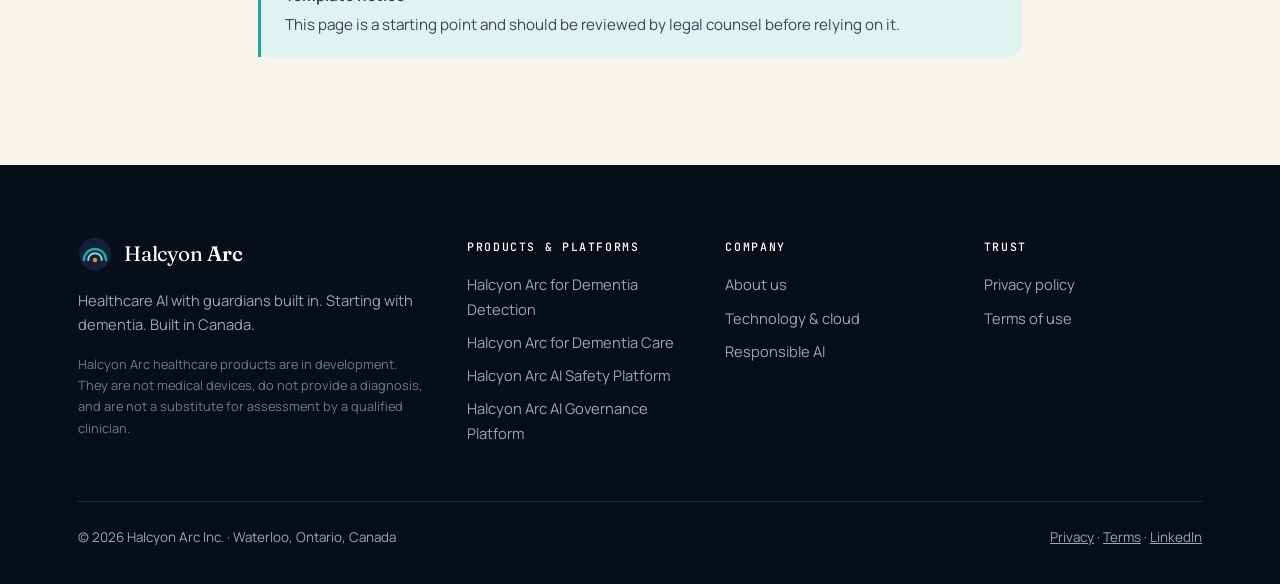
<file: terms.html>
<!DOCTYPE html>
<html lang="en-CA"><head>
<meta charset="utf-8"><meta name="viewport" content="width=device-width,initial-scale=1">
<title>Terms of Use | Halcyon Arc</title>
<meta name="description" content="Terms of Use for Halcyon Arc.">
<meta property="og:title" content="Terms of Use | Halcyon Arc"><meta property="og:description" content="Terms of Use for Halcyon Arc."><meta property="og:type" content="website"><meta property="og:url" content="https://halcyonarc.ca/terms.html">
<link rel="canonical" href="https://halcyonarc.ca/terms.html">
<link rel="icon" href="data:image/svg+xml,<svg viewBox='0 0 40 40' aria-hidden='true'><circle cx='20' cy='20' r='19' fill='%2313203a'/><path d='M7 27a13 13 0 0126 0' fill='none' stroke='%231fa7a0' stroke-width='3' stroke-linecap='round'/><path d='M12 27a8 8 0 0116 0' fill='none' stroke='%238fd9d4' stroke-width='2.4' stroke-linecap='round'/><circle cx='20' cy='27' r='2.6' fill='%23e0912f'/></svg>">
<link rel="preconnect" href="https://fonts.googleapis.com"><link rel="preconnect" href="https://fonts.gstatic.com" crossorigin>
<link href="https://fonts.googleapis.com/css2?family=Fraunces:ital,opsz,wght@0,9..144,400;0,9..144,500;0,9..144,600;1,9..144,400;1,9..144,500&family=JetBrains+Mono:wght@400;500&family=Manrope:wght@400;500;600;700&display=swap" rel="stylesheet">
<link rel="stylesheet" href="assets/site.css">
<script type="application/ld+json">{"@context":"https://schema.org","@type":"Organization","name":"Halcyon Arc Inc.","url":"https://halcyonarc.ca","foundingDate":"2026","address":{"@type":"PostalAddress","addressLocality":"Waterloo","addressRegion":"ON","addressCountry":"CA"}}</script>
</head><body class="">
<header class="site-header"><div class="wrap nav">
<a class="brand" href="index.html"><svg viewBox="0 0 40 40" aria-hidden="true"><circle cx="20" cy="20" r="19" fill="#13203a"/>
<path d="M7 27a13 13 0 0126 0" fill="none" stroke="#1fa7a0" stroke-width="3" stroke-linecap="round"/>
<path d="M12 27a8 8 0 0116 0" fill="none" stroke="#8fd9d4" stroke-width="2.4" stroke-linecap="round"/>
<circle cx="20" cy="27" r="2.6" fill="#e0912f"/></svg><span>Halcyon <b>Arc</b></span></a>
<button class="burger" aria-label="Open menu" aria-expanded="false"><svg width="26" height="26" viewBox="0 0 24 24" fill="none" stroke="currentColor" stroke-width="2"><path d="M4 7h16M4 12h16M4 17h16"/></svg></button>
<ul class="nav-links">
<li class="has-menu"><button aria-expanded="false">Products ▾</button><div class="menu"><div class="group">Healthcare products · first undertakings</div><a href="dementia-detection.html"><i class="dot" style="background:#8a5cf0"></i><div><strong>Halcyon Arc for Dementia Detection</strong><span>Gentle at-home screening for cognitive change.</span></div></a><a href="dementia-care.html"><i class="dot" style="background:#e0912f"></i><div><strong>Halcyon Arc for Dementia Care</strong><span>A calm companion for people, families and care teams.</span></div></a><div class="group">Guardian platforms · built in-house</div><a href="ai-safety.html"><i class="dot" style="background:#1fa7a0"></i><div><strong>Halcyon Arc AI Safety Platform</strong><span>Evaluation, red-teaming and runtime guardrails.</span></div></a><a href="ai-governance.html"><i class="dot" style="background:#5b6cf0"></i><div><strong>Halcyon Arc AI Governance Platform</strong><span>Registry, approvals, consent and audit for every model.</span></div></a></div></li>
<li><a href="platform.html">Technology</a></li>
<li><a href="about.html">Company</a></li>
</ul></div></header>
<main><section class="hero sub" style="padding:70px 0 72px"><div class="backdrop" aria-hidden="true">
<span class="orb o1" style="background:#1fa7a0"></span><span class="orb o2"></span><span class="orb o3" style="background:#1fa7a0"></span>
<svg class="stars" viewBox="0 0 1200 600" preserveAspectRatio="xMidYMid slice"><circle class="twinkle" cx="0" cy="0" r="1.0" fill="#fff" style="animation-delay:0.0s"/><circle class="twinkle" cx="197" cy="113" r="1.6" fill="#fff" style="animation-delay:0.6s"/><circle class="twinkle" cx="394" cy="226" r="2.2" fill="#fff" style="animation-delay:1.2s"/><circle class="twinkle" cx="591" cy="339" r="1.0" fill="#fff" style="animation-delay:1.8s"/><circle class="twinkle" cx="788" cy="452" r="1.6" fill="#fff" style="animation-delay:2.4s"/><circle class="twinkle" cx="985" cy="565" r="2.2" fill="#fff" style="animation-delay:3.0s"/><circle class="twinkle" cx="1182" cy="78" r="1.0" fill="#fff" style="animation-delay:3.6s"/><circle class="twinkle" cx="179" cy="191" r="1.6" fill="#fff" style="animation-delay:4.2s"/><circle class="twinkle" cx="376" cy="304" r="2.2" fill="#fff" style="animation-delay:4.8s"/><circle class="twinkle" cx="573" cy="417" r="1.0" fill="#fff" style="animation-delay:0.0s"/><circle class="twinkle" cx="770" cy="530" r="1.6" fill="#fff" style="animation-delay:0.6s"/><circle class="twinkle" cx="967" cy="43" r="2.2" fill="#fff" style="animation-delay:1.2s"/><circle class="twinkle" cx="1164" cy="156" r="1.0" fill="#fff" style="animation-delay:1.8s"/><circle class="twinkle" cx="161" cy="269" r="1.6" fill="#fff" style="animation-delay:2.4s"/><circle class="twinkle" cx="358" cy="382" r="2.2" fill="#fff" style="animation-delay:3.0s"/><circle class="twinkle" cx="555" cy="495" r="1.0" fill="#fff" style="animation-delay:3.6s"/><circle class="twinkle" cx="752" cy="8" r="1.6" fill="#fff" style="animation-delay:4.2s"/><circle class="twinkle" cx="949" cy="121" r="2.2" fill="#fff" style="animation-delay:4.8s"/><circle class="twinkle" cx="1146" cy="234" r="1.0" fill="#fff" style="animation-delay:0.0s"/><circle class="twinkle" cx="143" cy="347" r="1.6" fill="#fff" style="animation-delay:0.6s"/><circle class="twinkle" cx="340" cy="460" r="2.2" fill="#fff" style="animation-delay:1.2s"/><circle class="twinkle" cx="537" cy="573" r="1.0" fill="#fff" style="animation-delay:1.8s"/><circle class="twinkle" cx="734" cy="86" r="1.6" fill="#fff" style="animation-delay:2.4s"/><circle class="twinkle" cx="931" cy="199" r="2.2" fill="#fff" style="animation-delay:3.0s"/><circle class="twinkle" cx="1128" cy="312" r="1.0" fill="#fff" style="animation-delay:3.6s"/><circle class="twinkle" cx="125" cy="425" r="1.6" fill="#fff" style="animation-delay:4.2s"/><circle class="twinkle" cx="322" cy="538" r="2.2" fill="#fff" style="animation-delay:4.8s"/><circle class="twinkle" cx="519" cy="51" r="1.0" fill="#fff" style="animation-delay:0.0s"/><circle class="twinkle" cx="716" cy="164" r="1.6" fill="#fff" style="animation-delay:0.6s"/><circle class="twinkle" cx="913" cy="277" r="2.2" fill="#fff" style="animation-delay:1.2s"/><circle class="twinkle" cx="1110" cy="390" r="1.0" fill="#fff" style="animation-delay:1.8s"/><circle class="twinkle" cx="107" cy="503" r="1.6" fill="#fff" style="animation-delay:2.4s"/><circle class="twinkle" cx="304" cy="16" r="2.2" fill="#fff" style="animation-delay:3.0s"/><circle class="twinkle" cx="501" cy="129" r="1.0" fill="#fff" style="animation-delay:3.6s"/><circle class="twinkle" cx="698" cy="242" r="1.6" fill="#fff" style="animation-delay:4.2s"/><circle class="twinkle" cx="895" cy="355" r="2.2" fill="#fff" style="animation-delay:4.8s"/><circle class="twinkle" cx="1092" cy="468" r="1.0" fill="#fff" style="animation-delay:0.0s"/><circle class="twinkle" cx="89" cy="581" r="1.6" fill="#fff" style="animation-delay:0.6s"/><circle class="twinkle" cx="286" cy="94" r="2.2" fill="#fff" style="animation-delay:1.2s"/><circle class="twinkle" cx="483" cy="207" r="1.0" fill="#fff" style="animation-delay:1.8s"/><circle class="twinkle" cx="680" cy="320" r="1.6" fill="#fff" style="animation-delay:2.4s"/><circle class="twinkle" cx="877" cy="433" r="2.2" fill="#fff" style="animation-delay:3.0s"/><circle class="twinkle" cx="1074" cy="546" r="1.0" fill="#fff" style="animation-delay:3.6s"/><circle class="twinkle" cx="71" cy="59" r="1.6" fill="#fff" style="animation-delay:4.2s"/><circle class="twinkle" cx="268" cy="172" r="2.2" fill="#fff" style="animation-delay:4.8s"/><circle class="twinkle" cx="465" cy="285" r="1.0" fill="#fff" style="animation-delay:0.0s"/></svg>
</div><svg class="arcs" viewBox="0 0 900 900" aria-hidden="true"><g class="rot" style="--o:450px 450px;animation:spin 160s linear infinite"><circle cx="450" cy="450" r="420" fill="none" stroke="#1fa7a0" stroke-opacity="0.1" stroke-width="1" stroke-dasharray="0"/><circle cx="450" cy="450" r="360" fill="none" stroke="#1fa7a0" stroke-opacity="0.16" stroke-width="1" stroke-dasharray="2 10"/><circle cx="450" cy="450" r="300" fill="none" stroke="#1fa7a0" stroke-opacity="0.22" stroke-width="1.5" stroke-dasharray="0"/><circle cx="450" cy="450" r="240" fill="none" stroke="#1fa7a0" stroke-opacity="0.12" stroke-width="1" stroke-dasharray="0"/><circle cx="450" cy="450" r="180" fill="none" stroke="#1fa7a0" stroke-opacity="0.28" stroke-width="2" stroke-dasharray="0"/><circle cx="450" cy="450" r="120" fill="none" stroke="#1fa7a0" stroke-opacity="0.14" stroke-width="1" stroke-dasharray="3 8"/></g>
<path d="M90 450a360 360 0 01720 0" fill="none" stroke="#1fa7a0" stroke-width="3" stroke-linecap="round" stroke-opacity=".75"/>
<circle cx="810" cy="450" r="7" fill="#e0912f"/></svg><div class="wrap"><div class="crumb"><a href="index.html">Halcyon Arc</a> / Terms of Use</div><h1>Terms of Use</h1></div></section>
<section><div class="wrap legal"><p class="meta">Last updated: November 18, 2026</p><h2>Acceptance</h2><p>By using halcyonarc.ca you agree to these terms. If you do not agree, please do not use the site.</p><h2>Information only</h2><p>Content on this website is for general information. Product descriptions may describe capabilities in development and are subject to change.</p><h2>No medical advice</h2><p>Nothing on this website, and nothing produced by our brain-health products, is medical advice, a diagnosis or a substitute for a qualified healthcare professional. If you are worried about memory or thinking changes, speak with your doctor. In an emergency, call 911.</p><h2>Intellectual property</h2><p>The Halcyon Arc name, logo and website content belong to Halcyon Arc Inc.. You may not copy or reuse them without permission, except as allowed by law.</p><h2>Security research</h2><p>We welcome good-faith security research. Please report vulnerabilities to security@halcyonarc.ca and give us reasonable time to fix them before disclosure. Do not access, modify or retain data that isn't yours.</p><h2>Limitation of liability</h2><p>To the extent permitted by law, Halcyon Arc is not liable for indirect or consequential losses arising from use of this website.</p><h2>Governing law</h2><p>These terms are governed by the laws of the Province of Ontario and the federal laws of Canada applicable there.</p>
<p class="callout" style="margin-top:44px"><strong>Template notice</strong>This page is a starting point and should be reviewed by legal counsel before relying on it.</p></div></section></main>
<footer class="site-footer"><div class="wrap">
<div class="foot">
<div><a class="brand" href="index.html"><svg viewBox="0 0 40 40" aria-hidden="true"><circle cx="20" cy="20" r="19" fill="#13203a"/>
<path d="M7 27a13 13 0 0126 0" fill="none" stroke="#1fa7a0" stroke-width="3" stroke-linecap="round"/>
<path d="M12 27a8 8 0 0116 0" fill="none" stroke="#8fd9d4" stroke-width="2.4" stroke-linecap="round"/>
<circle cx="20" cy="27" r="2.6" fill="#e0912f"/></svg><span>Halcyon <b>Arc</b></span></a>
<p>Healthcare AI with guardians built in. Starting with dementia. Built in Canada.</p>
<p class="disclaimer">Halcyon Arc healthcare products are in development. They are not medical devices, do not provide a diagnosis, and are not a substitute for assessment by a qualified clinician.</p></div>
<div><h4>Products &amp; platforms</h4><ul><li><a href="dementia-detection.html">Halcyon Arc for Dementia Detection</a></li><li><a href="dementia-care.html">Halcyon Arc for Dementia Care</a></li><li><a href="ai-safety.html">Halcyon Arc AI Safety Platform</a></li><li><a href="ai-governance.html">Halcyon Arc AI Governance Platform</a></li></ul></div>
<div><h4>Company</h4><ul><li><a href="about.html">About us</a></li><li><a href="platform.html">Technology &amp; cloud</a></li><li><a href="about.html#responsible-ai">Responsible AI</a></li></ul></div>
<div><h4>Trust</h4><ul><li><a href="privacy.html">Privacy policy</a></li><li><a href="terms.html">Terms of use</a></li></ul></div>
</div>
<div class="foot-bottom"><span>© <span id="year">2026</span> Halcyon Arc Inc. · Waterloo, Ontario, Canada</span><span><a href="privacy.html">Privacy</a> · <a href="terms.html">Terms</a> · <a href="https://www.linkedin.com/company/halcyon-arc">LinkedIn</a></span></div>
</div></footer>
<script src="assets/site.js"></script>
</body></html>
</file>
<file: assets/site.css>
/* Halcyon Arc — shared stylesheet */
:root{
  --ink:#0b1424; --ink-2:#13203a; --ink-3:#1d2d4d;
  --paper:#f7f4ee; --paper-2:#efe9df; --white:#fff;
  --text:#1a2233; --muted:#5b6577; --line:#e2dccf; --line-dark:rgba(255,255,255,.12);
  --teal:#1fa7a0; --teal-soft:#dff3f1;
  --accent:var(--teal); --accent-soft:var(--teal-soft);
  --radius:18px; --max:1180px;
  --serif:"Fraunces",Georgia,serif; --sans:"Manrope",system-ui,-apple-system,Segoe UI,sans-serif; --mono:"JetBrains Mono",ui-monospace,monospace;
}
body.p-safety{--accent:#1fa7a0;--accent-soft:#dff3f1}
body.p-aisec{--accent:#5b6cf0;--accent-soft:#e6e9ff}
body.p-cyber{--accent:#0e8fd6;--accent-soft:#ddf0fb}
body.p-detect{--accent:#8a5cf0;--accent-soft:#eee6ff}
body.p-care{--accent:#e0912f;--accent-soft:#fcefdc}

*{box-sizing:border-box;margin:0;padding:0}
html{scroll-behavior:smooth}
body{font-family:var(--sans);color:var(--text);background:var(--paper);line-height:1.65;font-size:17px;-webkit-font-smoothing:antialiased}
img,svg{display:block;max-width:100%}
a{color:inherit}
.wrap{max-width:var(--max);margin:0 auto;padding:0 28px}
h1,h2,h3{font-family:var(--serif);font-weight:500;line-height:1.12;letter-spacing:-.015em}
h1{font-size:clamp(2.4rem,5.4vw,4.3rem)}
h2{font-size:clamp(1.8rem,3.4vw,2.7rem)}
h3{font-size:1.3rem}
p{max-width:68ch}
.eyebrow{font-family:var(--mono);font-size:.76rem;letter-spacing:.14em;text-transform:uppercase;color:var(--accent);display:inline-flex;align-items:center;gap:.6em}
.eyebrow::before{content:"";width:22px;height:1px;background:currentColor}
.lede{font-size:1.2rem;color:var(--muted)}
.dark .lede{color:#b9c3d6}

/* Header */
.site-header{position:sticky;top:0;z-index:50;background:rgba(11,20,36,.88);backdrop-filter:blur(14px);-webkit-backdrop-filter:blur(14px);border-bottom:1px solid var(--line-dark);color:#fff}
.nav{display:flex;align-items:center;justify-content:space-between;height:70px}
.brand{display:flex;align-items:center;gap:12px;text-decoration:none;font-family:var(--serif);font-size:1.3rem;letter-spacing:-.01em}
.brand svg{width:34px;height:34px}
.brand b{font-weight:600}
.nav-links{display:flex;align-items:center;gap:6px;list-style:none}
.nav-links>li>a,.nav-links>li>button{display:block;padding:10px 14px;border-radius:10px;text-decoration:none;color:#d7deea;font:500 .95rem var(--sans);background:none;border:0;cursor:pointer}
.nav-links>li>a:hover,.nav-links>li>button:hover,.nav-links a[aria-current=page]{color:#fff;background:rgba(255,255,255,.07)}
.nav-cta{background:var(--teal)!important;color:#04221f!important;font-weight:700!important;margin-left:8px}
.has-menu{position:relative}
.menu{position:absolute;top:calc(100% + 10px);right:-20px;width:560px;background:#fff;color:var(--text);border-radius:16px;box-shadow:0 24px 60px rgba(5,10,25,.35);padding:14px;display:grid;grid-template-columns:1fr 1fr;gap:4px;opacity:0;visibility:hidden;transform:translateY(-6px);transition:.18s}
.has-menu:hover .menu,.has-menu:focus-within .menu,.has-menu.open .menu{opacity:1;visibility:visible;transform:none}
.menu a{display:flex;gap:12px;padding:12px;border-radius:12px;text-decoration:none}
.menu a:hover{background:var(--paper)}
.menu .dot{width:10px;height:10px;border-radius:50%;margin-top:8px;flex:none}
.menu strong{display:block;font-size:.95rem}
.menu span{font-size:.84rem;color:var(--muted);line-height:1.4}
.menu .group{grid-column:1/-1;font-family:var(--mono);font-size:.7rem;letter-spacing:.12em;text-transform:uppercase;color:var(--muted);padding:8px 12px 2px}
.burger{display:none;background:none;border:0;color:#fff;cursor:pointer;padding:8px}

/* Hero */
.hero{position:relative;overflow:hidden;background:var(--ink);color:#fff;padding:110px 0 120px}
.hero .arcs{position:absolute;right:-220px;top:-160px;width:900px;opacity:.9;pointer-events:none}
.hero h1{max-width:15ch}
.hero h1 em{font-style:italic;color:var(--accent)}
.hero .lede{margin-top:24px;max-width:58ch}
.hero-actions{display:flex;flex-wrap:wrap;gap:14px;margin-top:38px}
.hero.sub{padding:90px 0 96px}
.hero.sub h1{max-width:20ch}
.crumb{font-family:var(--mono);font-size:.78rem;color:#8d99b0;margin-bottom:22px}
.crumb a{color:#b9c3d6;text-decoration:none}

.btn{display:inline-flex;align-items:center;gap:10px;padding:14px 22px;border-radius:999px;font-weight:700;font-size:.96rem;text-decoration:none;border:1px solid transparent;transition:.18s;cursor:pointer;font-family:var(--sans)}
.btn-primary{background:var(--accent);color:#fff}
body:not([class*=p-]) .btn-primary,.p-safety .btn-primary{color:#04221f}
.btn-primary:hover{filter:brightness(1.08);transform:translateY(-1px)}
.btn-ghost{border-color:rgba(255,255,255,.3);color:#fff}
.btn-ghost:hover{background:rgba(255,255,255,.08)}
.btn-dark{background:var(--ink);color:#fff}
.btn-line{border-color:var(--line);color:var(--text);background:#fff}
.arrow::after{content:"→";transition:.18s}
.btn:hover .arrow::after,.arrow:hover::after{transform:translateX(3px)}

/* Sections */
section{padding:96px 0}
.section-head{max-width:760px;margin-bottom:52px}
.section-head h2{margin-top:14px}
.section-head p{margin-top:16px;color:var(--muted);font-size:1.08rem}
.dark{background:var(--ink);color:#e8edf5}
.dark h2,.dark h3{color:#fff}
.dark .section-head p{color:#a7b2c6}
.tint{background:var(--paper-2)}
.white{background:#fff}

.grid{display:grid;gap:22px}
.g2{grid-template-columns:repeat(2,1fr)}
.g3{grid-template-columns:repeat(3,1fr)}
.g4{grid-template-columns:repeat(4,1fr)}

.card{background:#fff;border:1px solid var(--line);border-radius:var(--radius);padding:30px;transition:.2s}
.card h3{margin-bottom:10px}
.card p{color:var(--muted);font-size:.97rem}
.dark .card{background:var(--ink-2);border-color:var(--line-dark)}
.dark .card p{color:#a7b2c6}
.icon{width:46px;height:46px;border-radius:12px;background:var(--accent-soft);color:var(--accent);display:grid;place-items:center;margin-bottom:20px}
.icon svg{width:24px;height:24px}
.dark .icon{background:rgba(255,255,255,.06)}

/* Product cards on home */
.pcard{position:relative;display:flex;flex-direction:column;text-decoration:none;color:inherit;background:#fff;border:1px solid var(--line);border-radius:22px;padding:32px;overflow:hidden;min-height:330px;transition:.22s}
.pcard:hover{transform:translateY(-4px);box-shadow:0 22px 50px rgba(11,20,36,.1);border-color:transparent}
.pcard .tag{font-family:var(--mono);font-size:.72rem;letter-spacing:.12em;text-transform:uppercase;color:var(--c)}
.pcard h3{font-size:1.55rem;margin:14px 0 12px}
.pcard h3 small{display:block;font-family:var(--sans);font-size:.82rem;font-weight:600;color:var(--muted);letter-spacing:0;margin-bottom:4px}
.pcard p{color:var(--muted);font-size:.97rem}
.pcard .more{margin-top:auto;padding-top:24px;font-weight:700;color:var(--c);font-size:.93rem}
.pcard::after{content:"";position:absolute;right:-60px;bottom:-60px;width:180px;height:180px;border-radius:50%;border:26px solid var(--c);opacity:.08;transition:.3s}
.pcard:hover::after{opacity:.16;transform:scale(1.1)}
.pcard.wide{grid-column:span 1}

.pillars{display:grid;grid-template-columns:1fr 1fr;gap:22px}
.pillar{border-radius:26px;padding:44px;color:#fff;position:relative;overflow:hidden}
.pillar.trust{background:linear-gradient(140deg,#13203a,#173a4f)}
.pillar.health{background:linear-gradient(140deg,#2a1d45,#4a2f3d)}
.pillar h3{font-size:1.9rem;margin:12px 0}
.pillar p{color:#cfd6e4}
.pillar ul{list-style:none;margin-top:24px;display:grid;gap:10px}
.pillar li a{display:flex;justify-content:space-between;padding:14px 18px;border-radius:12px;background:rgba(255,255,255,.07);text-decoration:none;font-weight:600}
.pillar li a:hover{background:rgba(255,255,255,.14)}

/* Split */
.split{display:grid;grid-template-columns:1.05fr 1fr;gap:64px;align-items:center}
.split.rev{grid-template-columns:1fr 1.05fr}
.checks{list-style:none;display:grid;gap:14px;margin-top:26px}
.checks li{display:flex;gap:14px;align-items:flex-start}
.checks li::before{content:"";flex:none;width:22px;height:22px;margin-top:3px;border-radius:50%;background:var(--accent-soft) url("data:image/svg+xml,%3Csvg xmlns='http://www.w3.org/2000/svg' viewBox='0 0 24 24' fill='none' stroke='%23333' stroke-width='3'%3E%3Cpath d='M5 12l5 5 9-10'/%3E%3C/svg%3E") center/12px no-repeat}
.dark .checks li::before{background-color:rgba(255,255,255,.12);background-image:url("data:image/svg+xml,%3Csvg xmlns='http://www.w3.org/2000/svg' viewBox='0 0 24 24' fill='none' stroke='%23fff' stroke-width='3'%3E%3Cpath d='M5 12l5 5 9-10'/%3E%3C/svg%3E")}

/* Panel / mock UI */
.panel{background:var(--ink);border-radius:24px;padding:26px;color:#dfe6f1;box-shadow:0 30px 70px rgba(11,20,36,.25);font-size:.9rem}
.panel .bar{display:flex;gap:7px;margin-bottom:20px}
.panel .bar i{width:10px;height:10px;border-radius:50%;background:#2d3c5c}
.panel .row{display:flex;justify-content:space-between;align-items:center;padding:13px 16px;border-radius:12px;background:var(--ink-2);margin-bottom:8px;gap:12px}
.panel .k{font-family:var(--mono);font-size:.78rem;color:#8d99b0}
.pill{font-family:var(--mono);font-size:.72rem;padding:4px 10px;border-radius:999px;background:rgba(255,255,255,.08);white-space:nowrap}
.pill.ok{background:rgba(31,167,160,.18);color:#5fe0d8}
.pill.warn{background:rgba(224,145,47,.18);color:#ffc277}
.pill.bad{background:rgba(240,90,90,.18);color:#ff9a9a}
.meter{height:6px;border-radius:6px;background:#26355a;overflow:hidden;margin-top:8px}
.meter b{display:block;height:100%;background:var(--accent)}
.panel .note{font-size:.78rem;color:#7c89a3;margin-top:14px;font-family:var(--mono)}

/* Steps */
.steps{display:grid;grid-template-columns:repeat(4,1fr);gap:22px;counter-reset:s}
.step{position:relative;padding-top:58px}
.step::before{counter-increment:s;content:"0" counter(s);position:absolute;top:0;left:0;font-family:var(--serif);font-size:2.4rem;color:var(--accent);line-height:1}
.step::after{content:"";position:absolute;top:22px;left:64px;right:-10px;height:1px;background:var(--line)}
.step:last-child::after{display:none}
.dark .step::after{background:var(--line-dark)}
.step h3{font-size:1.15rem;margin-bottom:8px}
.step p{color:var(--muted);font-size:.95rem}
.dark .step p{color:#a7b2c6}

.chips{display:flex;flex-wrap:wrap;gap:10px}
.chip{padding:9px 16px;border-radius:999px;background:#fff;border:1px solid var(--line);font-size:.88rem;font-weight:600}
.dark .chip{background:var(--ink-2);border-color:var(--line-dark);color:#dfe6f1}

.callout{border-left:3px solid var(--accent);background:var(--accent-soft);padding:20px 24px;border-radius:0 14px 14px 0;font-size:.95rem;max-width:none}
.callout strong{display:block;margin-bottom:4px}

/* Cloud table */
.cloud{display:grid;grid-template-columns:1fr 1fr;gap:22px}
.cloud .card h3{display:flex;align-items:center;gap:12px}
.svc{list-style:none;margin-top:16px;display:grid;gap:2px}
.svc li{display:grid;grid-template-columns:170px 1fr;gap:16px;padding:12px 0;border-bottom:1px dashed var(--line);font-size:.93rem}
.svc li:last-child{border:0}
.svc b{font-weight:700}
.svc span{color:var(--muted)}
.layers{display:grid;gap:12px}
.layer{display:grid;grid-template-columns:210px 1fr 1fr;gap:16px;align-items:center;background:var(--ink-2);border:1px solid var(--line-dark);border-radius:16px;padding:18px 22px}
.layer .lname{font-family:var(--mono);font-size:.8rem;letter-spacing:.08em;text-transform:uppercase;color:#8fd9d4}
.layer .aws,.layer .gcp{font-size:.9rem;color:#d7deea}
.layer .aws::before{content:"AWS";font:700 .68rem var(--mono);color:#ffb35c;margin-right:10px}
.layer .gcp::before{content:"GCP";font:700 .68rem var(--mono);color:#7fb2ff;margin-right:10px}

.stats{display:grid;grid-template-columns:repeat(4,1fr);border-top:1px solid var(--line-dark)}
.stat{padding:28px 24px 0 0}
.stat b{display:block;font-family:var(--serif);font-size:2.1rem;font-weight:500;color:#fff}
.stat span{font-size:.9rem;color:#a7b2c6}

.facts{list-style:none;display:grid;grid-template-columns:1fr 1fr;gap:0;border:1px solid var(--line);border-radius:var(--radius);overflow:hidden;background:#fff}
.facts li{padding:18px 22px;border-bottom:1px solid var(--line);border-right:1px solid var(--line)}
.facts li:nth-child(2n){border-right:0}
.facts small{display:block;font-family:var(--mono);font-size:.7rem;letter-spacing:.1em;text-transform:uppercase;color:var(--muted)}
.facts strong{font-weight:600}

/* Founder */
.founder{display:grid;grid-template-columns:260px 1fr;gap:48px;align-items:start}
.avatar{aspect-ratio:1;border-radius:24px;background:linear-gradient(140deg,var(--ink-3),#1f5e66);display:grid;place-items:center;color:#fff;font-family:var(--serif);font-size:4.5rem}

/* CTA band */
.cta-band{background:var(--ink);color:#fff;border-radius:30px;padding:64px;display:grid;grid-template-columns:1.4fr 1fr;gap:40px;align-items:center;position:relative;overflow:hidden}
.cta-band h2{color:#fff}
.cta-band p{color:#b9c3d6;margin-top:14px}
.cta-band .actions{display:flex;gap:12px;flex-wrap:wrap;justify-content:flex-end}

/* Forms */
.form{display:grid;gap:18px}
.form .two{display:grid;grid-template-columns:1fr 1fr;gap:18px}
label{font-size:.85rem;font-weight:700;display:grid;gap:8px}
input,select,textarea{font:inherit;font-size:.98rem;padding:13px 15px;border:1px solid var(--line);border-radius:12px;background:#fff;color:var(--text);width:100%}
input:focus,select:focus,textarea:focus{outline:2px solid var(--accent);outline-offset:1px;border-color:transparent}
textarea{min-height:140px;resize:vertical}
.form-status{display:none;padding:16px 18px;border-radius:12px;background:var(--accent-soft);font-size:.93rem}
.form-status.show{display:block}

/* Legal */
.legal{max-width:820px}
.legal h2{font-size:1.6rem;margin:44px 0 12px}
.legal p,.legal li{color:#3b4456;margin-bottom:12px}
.legal ul{padding-left:22px}
.legal .meta{font-family:var(--mono);font-size:.8rem;color:var(--muted)}

/* FAQ */
details{border-bottom:1px solid var(--line);padding:22px 0}
summary{cursor:pointer;font-weight:700;font-size:1.06rem;list-style:none;display:flex;justify-content:space-between;gap:20px}
summary::after{content:"+";font-family:var(--serif);font-size:1.5rem;line-height:1;color:var(--accent)}
details[open] summary::after{content:"−"}
details p{margin-top:12px;color:var(--muted)}

/* Footer */
.site-footer{background:#070e1a;color:#9aa6bb;padding:72px 0 36px;font-size:.92rem}
.foot{display:grid;grid-template-columns:1.6fr 1fr 1fr 1fr;gap:40px}
.foot h4{font-family:var(--mono);font-size:.72rem;letter-spacing:.14em;text-transform:uppercase;color:#fff;margin-bottom:16px;font-weight:500}
.foot ul{list-style:none;display:grid;gap:9px}
.foot a{text-decoration:none}
.foot a:hover{color:#fff}
.foot .brand{color:#fff;margin-bottom:16px}
.foot-bottom{margin-top:56px;padding-top:24px;border-top:1px solid var(--line-dark);display:flex;justify-content:space-between;flex-wrap:wrap;gap:12px;font-size:.84rem}
.disclaimer{font-size:.8rem;color:#6f7b92;margin-top:18px;max-width:60ch}

.reveal{opacity:0;transform:translateY(18px);transition:opacity .7s ease,transform .7s ease}
.reveal.in{opacity:1;transform:none}
@media (prefers-reduced-motion:reduce){.reveal{opacity:1;transform:none;transition:none}html{scroll-behavior:auto}}

@media (max-width:980px){
  .g3,.g4,.steps,.stats{grid-template-columns:1fr 1fr}
  .split,.split.rev,.pillars,.cloud,.cta-band,.founder{grid-template-columns:1fr}
  .cta-band .actions{justify-content:flex-start}
  .layer{grid-template-columns:1fr}
  .foot{grid-template-columns:1fr 1fr}
  .step::after{display:none}
  .burger{display:block}
  .nav-links{position:fixed;inset:70px 0 auto 0;background:var(--ink);flex-direction:column;align-items:stretch;padding:16px 20px 26px;gap:2px;display:none;max-height:calc(100vh - 70px);overflow:auto}
  .nav-links.open{display:flex}
  .menu{position:static;width:auto;grid-template-columns:1fr;box-shadow:none;opacity:1;visibility:visible;transform:none;display:none;margin:6px 0}
  .has-menu.open .menu{display:grid}
  .nav-cta{margin:10px 0 0}
}
@media (max-width:640px){
  body{font-size:16px}
  section{padding:72px 0}
  .g2,.g3,.g4,.steps,.stats,.facts,.form .two,.foot{grid-template-columns:1fr}
  .facts li{border-right:0}
  .hero{padding:80px 0 90px}
  .cta-band{padding:40px 28px}
  .svc li{grid-template-columns:1fr;gap:2px}
  .pillar{padding:32px}
}
.cta-band .arcs{position:absolute;right:-260px;top:-300px;width:720px;opacity:.6;pointer-events:none}
.cta-band>div{position:relative}
.hero .lede{color:#b9c3d6}
@media (max-width:640px){.stats{grid-template-columns:1fr 1fr}.stat b{font-size:1.6rem}}

/* ===== Visuals & animation ===== */
.hero{isolation:isolate}
.hero>.wrap{position:relative;z-index:2}
.hero .arcs{z-index:1;opacity:.55}
.hero-grid{display:grid;grid-template-columns:1.15fr .85fr;gap:40px;align-items:center}
.hero.home .hero-grid{grid-template-columns:1.1fr .9fr}
.hero.home .arcs{opacity:.3}
.art-wrap{position:relative;color:var(--teal)}
.art-wrap svg{width:100%;height:auto;filter:drop-shadow(0 20px 50px rgba(0,0,0,.35))}
.constellation{max-width:520px;margin-left:auto}
.hero-art{max-width:480px;margin-left:auto}

/* backdrop: drifting glows, faint stars, film grain */
.backdrop{position:absolute;inset:0;z-index:0;overflow:hidden;pointer-events:none}
.backdrop::after{content:"";position:absolute;inset:0;opacity:.08;mix-blend-mode:overlay;background-image:url("data:image/svg+xml,%3Csvg xmlns='http://www.w3.org/2000/svg' width='200' height='200'%3E%3Cfilter id='n'%3E%3CfeTurbulence type='fractalNoise' baseFrequency='.9' numOctaves='2' stitchTiles='stitch'/%3E%3C/filter%3E%3Crect width='100%25' height='100%25' filter='url(%23n)'/%3E%3C/svg%3E")}
.backdrop::before{content:"";position:absolute;inset:0;background:radial-gradient(ellipse at 20% 120%,rgba(31,167,160,.12),transparent 55%),linear-gradient(180deg,transparent 60%,rgba(0,0,0,.25))}
.orb{position:absolute;border-radius:50%;filter:blur(90px);opacity:.28}
.o1{width:520px;height:520px;right:-120px;top:-160px;animation:drift 22s ease-in-out infinite}
.o2{width:420px;height:420px;left:-140px;bottom:-200px;background:#5b6cf0;opacity:.18;animation:drift 28s ease-in-out infinite reverse}
.o3{width:280px;height:280px;left:38%;top:30%;opacity:.12;animation:drift 34s ease-in-out infinite;animation-delay:-8s}
.stars{position:absolute;inset:0;width:100%;height:100%}
.twinkle{opacity:.15;animation:twinkle 5s ease-in-out infinite}

/* SVG animation primitives */
.rot{transform-box:view-box;transform-origin:var(--o,260px 260px)}
.gauge{animation:gauge 2.4s cubic-bezier(.2,.8,.2,1) both}
.draw{stroke-dasharray:1;stroke-dashoffset:1;animation:draw 6s ease-in-out infinite}
.flow{animation:flow 2.4s linear infinite}
.flowslow{animation:flow 6s linear infinite}
.blink{animation:blink 2.6s ease-in-out infinite}
.scan{animation:scan 5s ease-in-out infinite}
.ping{transform-box:fill-box;transform-origin:center;animation:ping 2.8s ease-out infinite}
.bar{transform-box:fill-box;transform-origin:center;animation:bar 1.4s ease-in-out infinite}
.beat{transform-box:fill-box;transform-origin:center;animation:beat 1.6s ease-in-out infinite}
.arcdraw{stroke-dasharray:800;stroke-dashoffset:800;animation:arcdraw 3s cubic-bezier(.3,.7,.2,1) .3s forwards}

@keyframes spin{to{transform:rotate(360deg)}}
@keyframes spinr{to{transform:rotate(-360deg)}}
@keyframes drift{0%,100%{transform:translate(0,0) scale(1)}33%{transform:translate(60px,40px) scale(1.08)}66%{transform:translate(-40px,30px) scale(.95)}}
@keyframes twinkle{0%,100%{opacity:.08}50%{opacity:.6}}
@keyframes gauge{from{stroke-dashoffset:100}}
@keyframes draw{0%{stroke-dashoffset:1}35%,80%{stroke-dashoffset:0}100%{stroke-dashoffset:-1}}
@keyframes flow{to{stroke-dashoffset:-40}}
@keyframes blink{0%,100%{opacity:.25}50%{opacity:1}}
@keyframes scan{0%,100%{transform:translateY(0)}50%{transform:translateY(330px)}}
@keyframes ping{0%{transform:scale(1);opacity:.9}100%{transform:scale(5);opacity:0}}
@keyframes bar{0%,100%{transform:scaleY(.35)}50%{transform:scaleY(1)}}
@keyframes beat{0%,100%{transform:scale(1)}15%{transform:scale(1.18)}30%{transform:scale(1)}45%{transform:scale(1.1)}}
@keyframes arcdraw{to{stroke-dashoffset:0}}

/* textured light sections */
.tint{background-color:var(--paper-2);background-image:radial-gradient(rgba(19,32,58,.07) 1px,transparent 1.2px);background-size:22px 22px}
.dark{position:relative;background:radial-gradient(ellipse at 85% 0%,rgba(31,167,160,.14),transparent 50%),radial-gradient(ellipse at 0% 100%,rgba(91,108,240,.12),transparent 50%),var(--ink)}
.card,.pcard{transition:transform .25s,box-shadow .25s,border-color .25s}
.card:hover{transform:translateY(-3px);box-shadow:0 18px 40px rgba(11,20,36,.08)}
.grid .reveal:nth-child(2){transition-delay:.08s}.grid .reveal:nth-child(3){transition-delay:.16s}.grid .reveal:nth-child(4){transition-delay:.24s}.grid .reveal:nth-child(5){transition-delay:.32s}.grid .reveal:nth-child(6){transition-delay:.4s}

@media (max-width:980px){.hero-grid,.hero.home .hero-grid{grid-template-columns:1fr}.art-wrap{max-width:440px;margin:10px auto 0}}
@media (prefers-reduced-motion:reduce){
  .rot,.gauge,.draw,.flow,.flowslow,.blink,.scan,.ping,.bar,.beat,.orb,.twinkle,.arcdraw{animation:none!important}
  .draw{stroke-dashoffset:0}.arcdraw{stroke-dashoffset:0}
}
</file>
